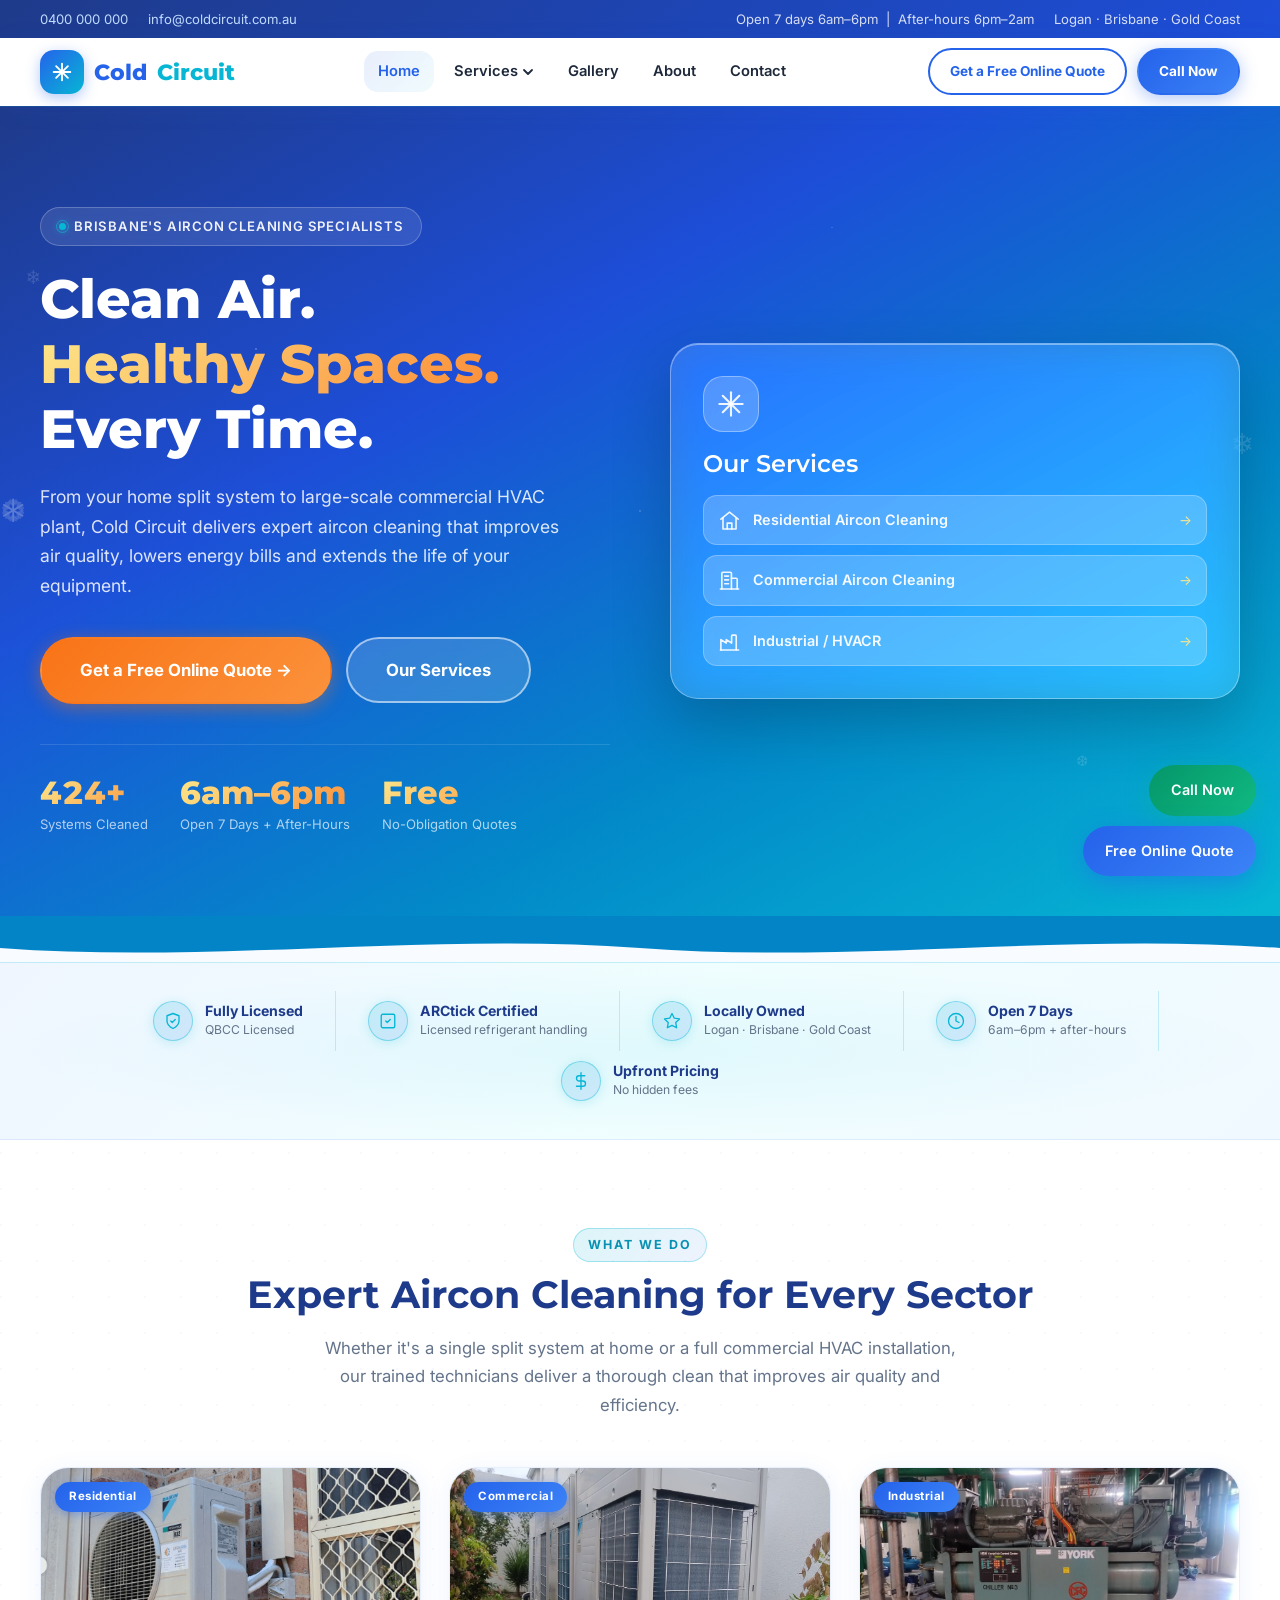
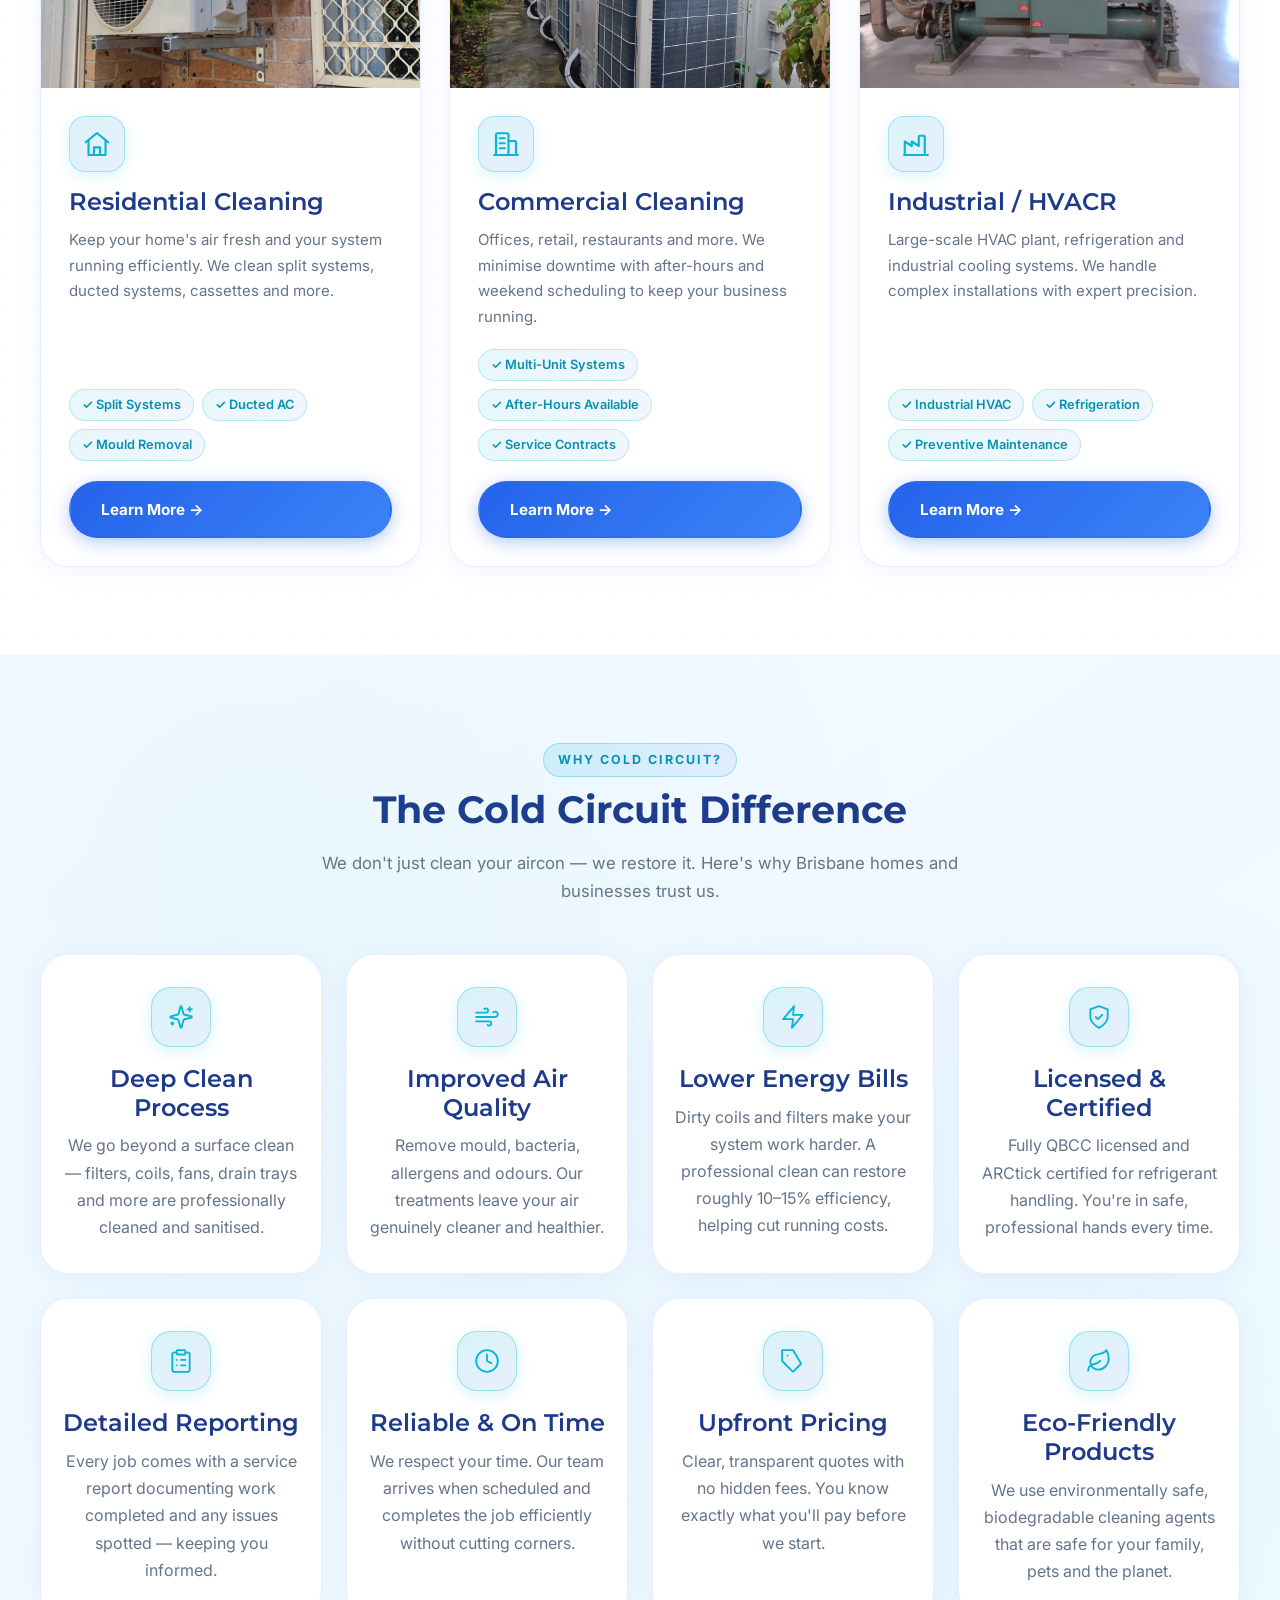
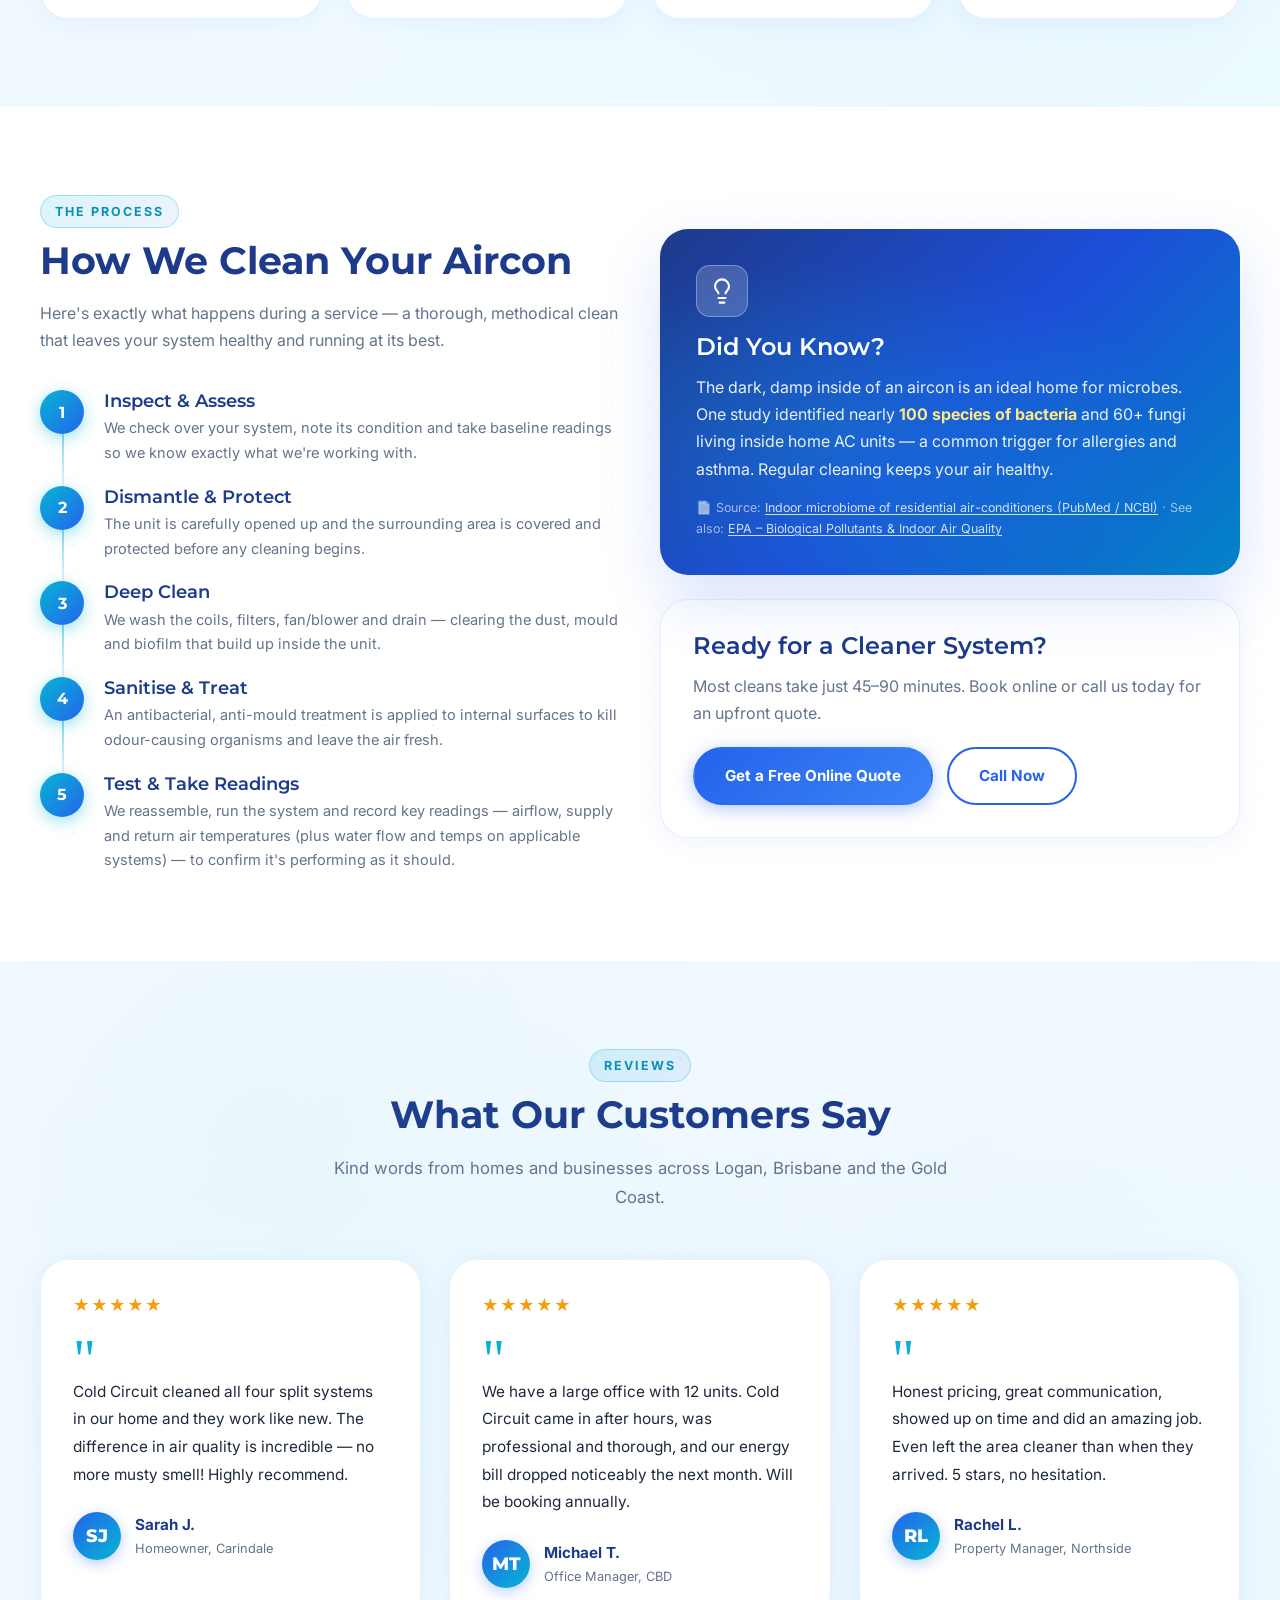
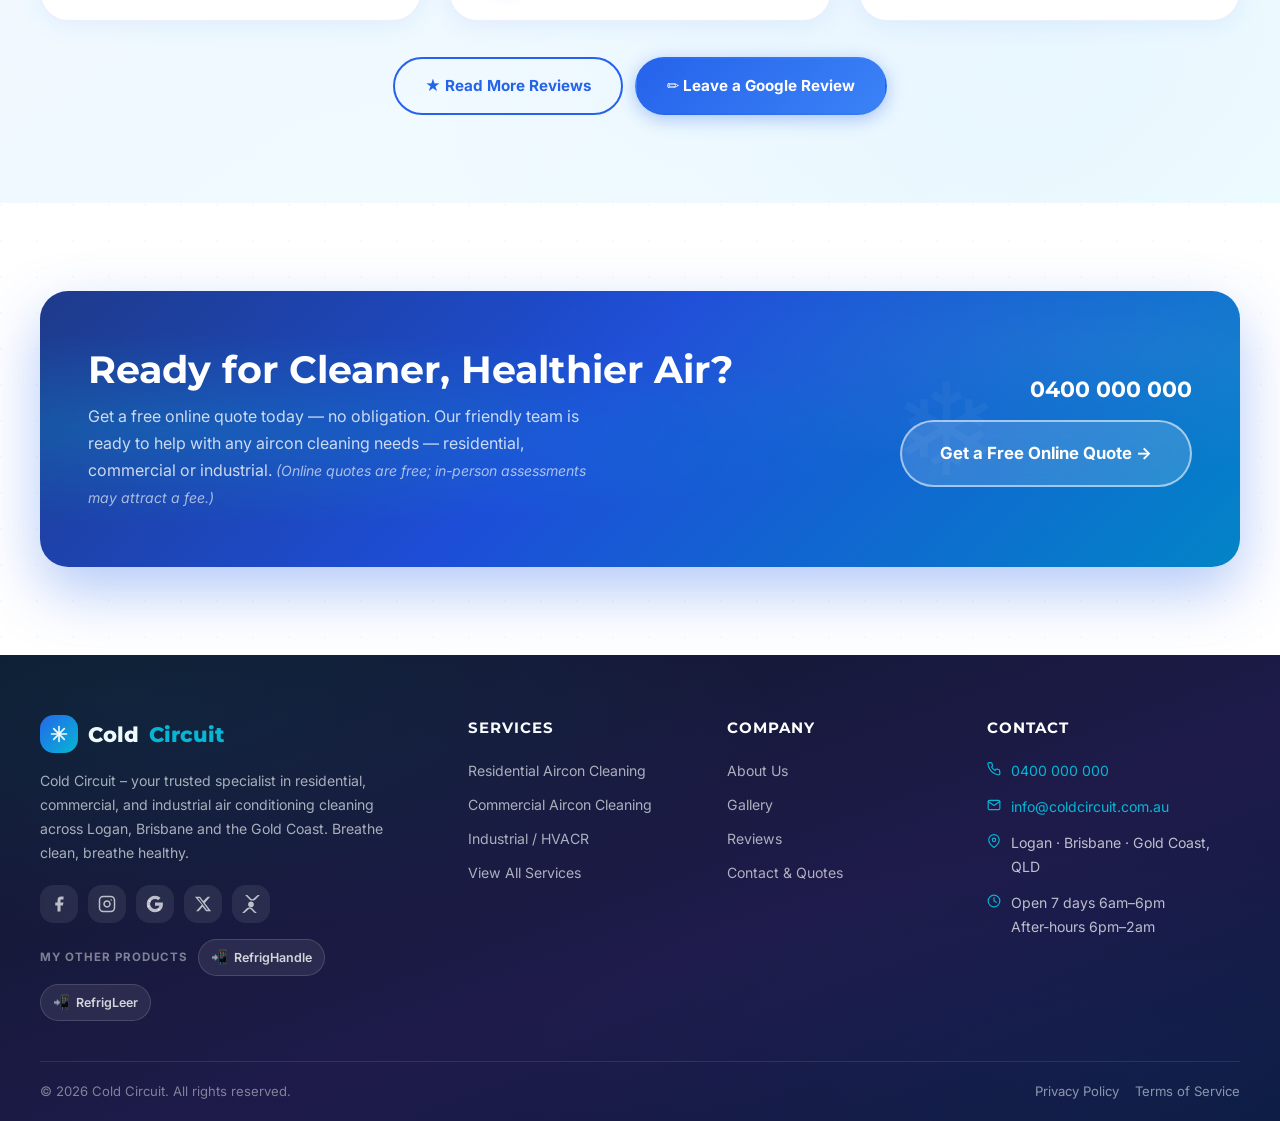
<file: index.html>
<!DOCTYPE html>
<html lang="en">
<head>
  <meta charset="UTF-8">
  <meta name="viewport" content="width=device-width, initial-scale=1.0">
  <meta name="description" content="Cold Circuit. Professional air conditioning cleaning for residential, commercial and industrial clients in Brisbane and surrounds. Get a free online quote today.">
  <meta name="keywords" content="aircon cleaning Brisbane, air conditioning service, HVAC cleaning, residential commercial industrial AC cleaning">
  <meta property="og:title" content="Cold Circuit | Professional Aircon Cleaning">
  <meta property="og:description" content="Brisbane's trusted aircon cleaning specialists. Residential, commercial and industrial HVACR services.">
  <meta property="og:type" content="website">
  <title>Cold Circuit | Professional Aircon Cleaning Brisbane</title>
  <link rel="preconnect" href="https://fonts.googleapis.com">
  <link rel="preconnect" href="https://fonts.gstatic.com" crossorigin>
  <link href="https://fonts.googleapis.com/css2?family=Montserrat:wght@500;600;700&family=Inter:wght@400;500;600&display=swap" rel="stylesheet">
  <link rel="stylesheet" href="css/style.css">
</head>
<body id="top">

<div id="site-header"></div>

<!-- ===== HERO ===== -->
<section class="hero">
  <div class="hero__bg"></div>
  <div class="snow-particles" id="snowParticles"></div>
  <!-- Decorative floating ice crystals -->
  <span class="hero__flake" aria-hidden="true">❄</span>
  <span class="hero__flake" aria-hidden="true">❆</span>
  <span class="hero__flake" aria-hidden="true">❄</span>
  <span class="hero__flake" aria-hidden="true">❅</span>
  <span class="hero__flake" aria-hidden="true">❆</span>
  <div class="container hero__inner">
    <div class="hero__content">
      <div class="hero__badge">
        <span class="hero__badge-dot"></span>
        Brisbane's Aircon Cleaning Specialists
      </div>
      <h1>Clean Air.<br><span>Healthy Spaces.</span><br>Every Time.</h1>
      <p class="hero__desc">
        From your home split system to large-scale commercial HVAC plant, Cold Circuit delivers
        expert aircon cleaning that improves air quality, lowers energy bills and extends
        the life of your equipment.
      </p>
      <div class="btn-group">
        <a href="contact.html" class="btn btn-accent btn-lg">Get a Free Online Quote →</a>
        <a href="services.html" class="btn btn-outline btn-lg">Our Services</a>
      </div>
      <div class="hero__stats">
        <div>
          <div class="hero__stat-num"><span class="counter" data-target="500" data-suffix="+">0+</span></div>
          <div class="hero__stat-label">Systems Cleaned</div>
        </div>
        <div>
          <div class="hero__stat-num">6am–6pm</div>
          <div class="hero__stat-label">Open 7 Days + After-Hours</div>
        </div>
        <div>
          <div class="hero__stat-num">Free</div>
          <div class="hero__stat-label">No-Obligation Quotes</div>
        </div>
      </div>
    </div>

    <div class="hero__visual">
      <div class="hero__card">
        <div class="hero__card-icon">
          <svg viewBox="0 0 24 24" fill="none" stroke="currentColor" stroke-width="1.8" stroke-linecap="round" stroke-linejoin="round" aria-hidden="true"><line x1="12" y1="2" x2="12" y2="22"/><line x1="2" y1="12" x2="22" y2="12"/><line x1="4.93" y1="4.93" x2="19.07" y2="19.07"/><line x1="19.07" y1="4.93" x2="4.93" y2="19.07"/></svg>
        </div>
        <h3>Our Services</h3>
        <div class="hero__card-services">
          <a href="residential.html" class="hero__card-service">
            <span class="hero__card-service-icon"><svg viewBox="0 0 24 24" fill="none" stroke="currentColor" stroke-width="1.7" stroke-linecap="round" stroke-linejoin="round" aria-hidden="true"><path d="M3 10.6 12 3.2l9 7.4"/><path d="M5.2 9.3V20.8h13.6V9.3"/><path d="M9.6 20.8v-6.1h4.8v6.1"/></svg></span>
            <span class="hero__card-service-text">Residential Aircon Cleaning</span>
            <span class="hero__card-service-arrow">→</span>
          </a>
          <a href="commercial.html" class="hero__card-service">
            <span class="hero__card-service-icon"><svg viewBox="0 0 24 24" fill="none" stroke="currentColor" stroke-width="1.7" stroke-linecap="round" stroke-linejoin="round" aria-hidden="true"><path d="M4 20.8V4.4a1 1 0 0 1 1-1h8a1 1 0 0 1 1 1v16.4"/><path d="M14 9.6h5a1 1 0 0 1 1 1v10.2"/><path d="M2.5 20.8h19"/><path d="M7 7.4h4M7 11.4h4M7 15.4h4"/></svg></span>
            <span class="hero__card-service-text">Commercial Aircon Cleaning</span>
            <span class="hero__card-service-arrow">→</span>
          </a>
          <a href="industrial.html" class="hero__card-service">
            <span class="hero__card-service-icon"><svg viewBox="0 0 24 24" fill="none" stroke="currentColor" stroke-width="1.7" stroke-linecap="round" stroke-linejoin="round" aria-hidden="true"><path d="M3 20.8V10l5.6 3.6V10l5.6 3.6V6.4a1 1 0 0 1 1-1h2.8a1 1 0 0 1 1 1v14.4"/><path d="M2.5 20.8h19"/></svg></span>
            <span class="hero__card-service-text">Industrial / HVACR</span>
            <span class="hero__card-service-arrow">→</span>
          </a>
        </div>
      </div>
    </div>
  </div>
</section>

<!-- ===== TRUST STRIP ===== -->
<div class="wave-divider" aria-hidden="true">
  <svg xmlns="http://www.w3.org/2000/svg" viewBox="0 0 1440 48" preserveAspectRatio="none" height="48" style="background:#0284c7;">
    <path d="M0,32 C240,48 480,16 720,32 C960,48 1200,16 1440,32 L1440,48 L0,48 Z" fill="#f8fbff"/>
  </svg>
</div>
<div class="trust-strip">
  <div class="container">
    <div class="trust-strip__inner">
      <div class="trust-strip__item">
        <div class="trust-strip__icon">
          <svg viewBox="0 0 24 24" fill="none" stroke="currentColor" stroke-width="1.8" stroke-linecap="round" stroke-linejoin="round" aria-hidden="true"><path d="M12 22s8-4 8-10V5l-8-3-8 3v7c0 6 8 10 8 10z"/><path d="m9 12 2 2 4-4"/></svg>
        </div>
        <div>
          <div class="trust-strip__label">Fully Licensed</div>
          <div class="trust-strip__sub">QBCC Licensed</div>
        </div>
      </div>
      <div class="trust-strip__item">
        <div class="trust-strip__icon">
          <svg viewBox="0 0 24 24" fill="none" stroke="currentColor" stroke-width="1.8" stroke-linecap="round" stroke-linejoin="round" aria-hidden="true"><path d="M9 12 11 14 15 10"/><rect x="3" y="3" width="18" height="18" rx="2"/></svg>
        </div>
        <div>
          <div class="trust-strip__label">ARCtick Certified</div>
          <div class="trust-strip__sub">Licensed refrigerant handling</div>
        </div>
      </div>
      <div class="trust-strip__item">
        <div class="trust-strip__icon">
          <svg viewBox="0 0 24 24" fill="none" stroke="currentColor" stroke-width="1.8" stroke-linecap="round" stroke-linejoin="round" aria-hidden="true"><polygon points="12 2 15.09 8.26 22 9.27 17 14.14 18.18 21.02 12 17.77 5.82 21.02 7 14.14 2 9.27 8.91 8.26 12 2"/></svg>
        </div>
        <div>
          <div class="trust-strip__label">Locally Owned</div>
          <div class="trust-strip__sub">Logan · Brisbane · Gold Coast</div>
        </div>
      </div>
      <div class="trust-strip__item">
        <div class="trust-strip__icon">
          <svg viewBox="0 0 24 24" fill="none" stroke="currentColor" stroke-width="1.8" stroke-linecap="round" stroke-linejoin="round" aria-hidden="true"><circle cx="12" cy="12" r="10"/><polyline points="12 6 12 12 16 14"/></svg>
        </div>
        <div>
          <div class="trust-strip__label">Open 7 Days</div>
          <div class="trust-strip__sub">6am–6pm + after-hours</div>
        </div>
      </div>
      <div class="trust-strip__item">
        <div class="trust-strip__icon">
          <svg viewBox="0 0 24 24" fill="none" stroke="currentColor" stroke-width="1.8" stroke-linecap="round" stroke-linejoin="round" aria-hidden="true"><line x1="12" y1="1" x2="12" y2="23"/><path d="M17 5H9.5a3.5 3.5 0 0 0 0 7h5a3.5 3.5 0 0 1 0 7H6"/></svg>
        </div>
        <div>
          <div class="trust-strip__label">Upfront Pricing</div>
          <div class="trust-strip__sub">No hidden fees</div>
        </div>
      </div>
    </div>
  </div>
</div>

<!-- ===== SERVICES OVERVIEW ===== -->
<section class="section" id="services">
  <div class="container">
    <div style="text-align:center;">
      <div class="section-label">What We Do</div>
      <h2 class="section-title">Expert Aircon Cleaning for Every Sector</h2>
      <p class="section-intro section-intro--center">
        Whether it's a single split system at home or a full commercial HVAC installation,
        our trained technicians deliver a thorough clean that improves air quality and efficiency.
      </p>
    </div>

    <div class="grid-3">
      <!-- Residential -->
      <div class="service-card reveal">
        <div class="service-card__img">
          <img src="images/residential-split.png" alt="Residential Daikin split system outdoor unit installed and serviced by Cold Circuit in Brisbane">
          <span class="service-card__tag">Residential</span>
        </div>
        <div class="service-card__body">
          <div class="service-card__icon"><svg viewBox="0 0 24 24" fill="none" stroke="currentColor" stroke-width="1.7" stroke-linecap="round" stroke-linejoin="round" aria-hidden="true"><path d="M3 10.6 12 3.2l9 7.4"/><path d="M5.2 9.3V20.8h13.6V9.3"/><path d="M9.6 20.8v-6.1h4.8v6.1"/></svg></div>
          <h3 class="service-card__title">Residential Cleaning</h3>
          <p class="service-card__desc">
            Keep your home's air fresh and your system running efficiently.
            We clean split systems, ducted systems, cassettes and more.
          </p>
          <div class="service-card__features">
            <span class="service-card__feature">✓ Split Systems</span>
            <span class="service-card__feature">✓ Ducted AC</span>
            <span class="service-card__feature">✓ Mould Removal</span>
          </div>
          <a href="residential.html" class="btn btn-primary">Learn More →</a>
        </div>
      </div>

      <!-- Commercial -->
      <div class="service-card reveal reveal-delay-1">
        <div class="service-card__img">
          <img src="images/commercial.jpg" alt="Commercial multi-unit VRV air conditioning system serviced by Cold Circuit">
          <span class="service-card__tag">Commercial</span>
        </div>
        <div class="service-card__body">
          <div class="service-card__icon"><svg viewBox="0 0 24 24" fill="none" stroke="currentColor" stroke-width="1.7" stroke-linecap="round" stroke-linejoin="round" aria-hidden="true"><path d="M4 20.8V4.4a1 1 0 0 1 1-1h8a1 1 0 0 1 1 1v16.4"/><path d="M14 9.6h5a1 1 0 0 1 1 1v10.2"/><path d="M2.5 20.8h19"/><path d="M7 7.4h4M7 11.4h4M7 15.4h4"/></svg></div>
          <h3 class="service-card__title">Commercial Cleaning</h3>
          <p class="service-card__desc">
            Offices, retail, restaurants and more. We minimise downtime with
            after-hours and weekend scheduling to keep your business running.
          </p>
          <div class="service-card__features">
            <span class="service-card__feature">✓ Multi-Unit Systems</span>
            <span class="service-card__feature">✓ After-Hours Available</span>
            <span class="service-card__feature">✓ Service Contracts</span>
          </div>
          <a href="commercial.html" class="btn btn-primary">Learn More →</a>
        </div>
      </div>

      <!-- Industrial -->
      <div class="service-card reveal reveal-delay-2">
        <div class="service-card__img">
          <img src="images/gallery-york-chiller.jpg" alt="Industrial York water-cooled chiller plant serviced by Cold Circuit">
          <span class="service-card__tag">Industrial</span>
        </div>
        <div class="service-card__body">
          <div class="service-card__icon"><svg viewBox="0 0 24 24" fill="none" stroke="currentColor" stroke-width="1.7" stroke-linecap="round" stroke-linejoin="round" aria-hidden="true"><path d="M3 20.8V10l5.6 3.6V10l5.6 3.6V6.4a1 1 0 0 1 1-1h2.8a1 1 0 0 1 1 1v14.4"/><path d="M2.5 20.8h19"/></svg></div>
          <h3 class="service-card__title">Industrial / HVACR</h3>
          <p class="service-card__desc">
            Large-scale HVAC plant, refrigeration and industrial cooling systems.
            We handle complex installations with expert precision.
          </p>
          <div class="service-card__features">
            <span class="service-card__feature">✓ Industrial HVAC</span>
            <span class="service-card__feature">✓ Refrigeration</span>
            <span class="service-card__feature">✓ Preventive Maintenance</span>
          </div>
          <a href="industrial.html" class="btn btn-primary">Learn More →</a>
        </div>
      </div>
    </div>
  </div>
</section>

<!-- ===== WHY CHOOSE US ===== -->
<section class="section section--alt">
  <div class="container">
    <div style="text-align:center;">
      <div class="section-label">Why Cold Circuit?</div>
      <h2 class="section-title">The Cold Circuit Difference</h2>
      <p class="section-intro section-intro--center">
        We don't just clean your aircon — we restore it. Here's why Brisbane homes and
        businesses trust us.
      </p>
    </div>

    <div class="grid-4">
      <div class="why-card reveal">
        <div class="why-card__icon"><svg viewBox="0 0 24 24" fill="none" stroke="currentColor" stroke-width="1.7" stroke-linecap="round" stroke-linejoin="round" aria-hidden="true"><path d="M9.937 15.5A2 2 0 0 0 8.5 14.063l-6.135-1.582a.5.5 0 0 1 0-.962L8.5 9.936A2 2 0 0 0 9.937 8.5l1.582-6.135a.5.5 0 0 1 .963 0L14.063 8.5A2 2 0 0 0 15.5 9.937l6.135 1.581a.5.5 0 0 1 0 .964L15.5 14.063a2 2 0 0 0-1.437 1.437l-1.582 6.135a.5.5 0 0 1-.963 0z"/><path d="M20 3v4M22 5h-4"/><path d="M4 17v2M5 18H3"/></svg></div>
        <h3>Deep Clean Process</h3>
        <p>We go beyond a surface clean — filters, coils, fans, drain trays and more are
           professionally cleaned and sanitised.</p>
      </div>
      <div class="why-card reveal reveal-delay-1">
        <div class="why-card__icon"><svg viewBox="0 0 24 24" fill="none" stroke="currentColor" stroke-width="1.7" stroke-linecap="round" stroke-linejoin="round" aria-hidden="true"><path d="M17.7 7.7a2.5 2.5 0 1 1 1.8 4.3H2"/><path d="M9.6 4.6A2 2 0 1 1 11 8H2"/><path d="M12.6 19.4A2 2 0 1 0 14 16H2"/></svg></div>
        <h3>Improved Air Quality</h3>
        <p>Remove mould, bacteria, allergens and odours. Our treatments leave your air
           genuinely cleaner and healthier.</p>
      </div>
      <div class="why-card reveal reveal-delay-2">
        <div class="why-card__icon"><svg viewBox="0 0 24 24" fill="none" stroke="currentColor" stroke-width="1.7" stroke-linecap="round" stroke-linejoin="round" aria-hidden="true"><path d="M13 2 3 14h9l-1 8 10-12h-9l1-8z"/></svg></div>
        <h3>Lower Energy Bills</h3>
        <p>Dirty coils and filters make your system work harder. A professional clean can
           restore roughly 10–15% efficiency, helping cut running costs.</p>
      </div>
      <div class="why-card reveal reveal-delay-3">
        <div class="why-card__icon"><svg viewBox="0 0 24 24" fill="none" stroke="currentColor" stroke-width="1.7" stroke-linecap="round" stroke-linejoin="round" aria-hidden="true"><path d="M12 22s8-4 8-10V5l-8-3-8 3v7c0 6 8 10 8 10z"/><path d="m9 12 2 2 4-4"/></svg></div>
        <h3>Licensed &amp; Certified</h3>
        <p>Fully QBCC licensed and ARCtick certified for refrigerant handling. You're in
           safe, professional hands every time.</p>
      </div>
      <div class="why-card reveal">
        <div class="why-card__icon"><svg viewBox="0 0 24 24" fill="none" stroke="currentColor" stroke-width="1.7" stroke-linecap="round" stroke-linejoin="round" aria-hidden="true"><rect x="8" y="2" width="8" height="4" rx="1"/><path d="M16 4h2a2 2 0 0 1 2 2v14a2 2 0 0 1-2 2H6a2 2 0 0 1-2-2V6a2 2 0 0 1 2-2h2"/><path d="M12 11h4M12 16h4M8 11h.01M8 16h.01"/></svg></div>
        <h3>Detailed Reporting</h3>
        <p>Every job comes with a service report documenting work completed and any issues
           spotted — keeping you informed.</p>
      </div>
      <div class="why-card reveal reveal-delay-1">
        <div class="why-card__icon"><svg viewBox="0 0 24 24" fill="none" stroke="currentColor" stroke-width="1.7" stroke-linecap="round" stroke-linejoin="round" aria-hidden="true"><circle cx="12" cy="12" r="10"/><polyline points="12 6 12 12 16 14"/></svg></div>
        <h3>Reliable &amp; On Time</h3>
        <p>We respect your time. Our team arrives when scheduled and completes the job
           efficiently without cutting corners.</p>
      </div>
      <div class="why-card reveal reveal-delay-2">
        <div class="why-card__icon"><svg viewBox="0 0 24 24" fill="none" stroke="currentColor" stroke-width="1.7" stroke-linecap="round" stroke-linejoin="round" aria-hidden="true"><path d="M12 2H2v10l9.29 9.29a1 1 0 0 0 1.41 0l6.3-6.3a1 1 0 0 0 0-1.41Z"/><path d="M7 7h.01"/></svg></div>
        <h3>Upfront Pricing</h3>
        <p>Clear, transparent quotes with no hidden fees. You know exactly what you'll
           pay before we start.</p>
      </div>
      <div class="why-card reveal reveal-delay-3">
        <div class="why-card__icon"><svg viewBox="0 0 24 24" fill="none" stroke="currentColor" stroke-width="1.7" stroke-linecap="round" stroke-linejoin="round" aria-hidden="true"><path d="M11 20A7 7 0 0 1 9.8 6.1C15.5 5 17 4.48 19 2c1 2 2 4.18 2 8 0 5.5-4.78 10-10 10z"/><path d="M2 21c0-3 1.85-5.36 5.08-6C9.5 14.52 12 13 13 12"/></svg></div>
        <h3>Eco-Friendly Products</h3>
        <p>We use environmentally safe, biodegradable cleaning agents that are safe for
           your family, pets and the planet.</p>
      </div>
    </div>
  </div>
</section>

<!-- ===== HOW IT WORKS ===== -->
<section class="section">
  <div class="container grid-2">
    <div>
      <div class="section-label">The Process</div>
      <h2 class="section-title">How We Clean Your Aircon</h2>
      <p style="margin-bottom:36px;">Here's exactly what happens during a service — a thorough, methodical clean that leaves your system healthy and running at its best.</p>
      <div class="process-steps">
        <div class="process-step reveal">
          <div class="process-step__num">1</div>
          <div class="process-step__body">
            <h4>Inspect &amp; Assess</h4>
            <p>We check over your system, note its condition and take baseline
               readings so we know exactly what we're working with.</p>
          </div>
        </div>
        <div class="process-step reveal reveal-delay-1">
          <div class="process-step__num">2</div>
          <div class="process-step__body">
            <h4>Dismantle &amp; Protect</h4>
            <p>The unit is carefully opened up and the surrounding area is covered
               and protected before any cleaning begins.</p>
          </div>
        </div>
        <div class="process-step reveal reveal-delay-2">
          <div class="process-step__num">3</div>
          <div class="process-step__body">
            <h4>Deep Clean</h4>
            <p>We wash the coils, filters, fan/blower and drain — clearing the dust,
               mould and biofilm that build up inside the unit.</p>
          </div>
        </div>
        <div class="process-step reveal reveal-delay-3">
          <div class="process-step__num">4</div>
          <div class="process-step__body">
            <h4>Sanitise &amp; Treat</h4>
            <p>An antibacterial, anti-mould treatment is applied to internal surfaces
               to kill odour-causing organisms and leave the air fresh.</p>
          </div>
        </div>
        <div class="process-step reveal">
          <div class="process-step__num">5</div>
          <div class="process-step__body">
            <h4>Test &amp; Take Readings</h4>
            <p>We reassemble, run the system and record key readings — airflow, supply
               and return air temperatures (plus water flow and temps on applicable
               systems) — to confirm it's performing as it should.</p>
          </div>
        </div>
      </div>
    </div>
    <div style="display:flex;flex-direction:column;gap:24px;">
      <div style="background:linear-gradient(135deg,#1e3a8a 0%,#1d4ed8 50%,#0284c7 100%);border-radius:var(--radius-lg);padding:36px;color:white;position:relative;overflow:hidden;box-shadow:var(--shadow-lg);">
        <div style="position:absolute;inset:0;background:radial-gradient(ellipse at 30% 60%,rgba(6,182,212,0.25) 0%,transparent 60%);pointer-events:none;"></div>
        <div style="width:52px;height:52px;border-radius:14px;background:rgba(255,255,255,0.18);border:1px solid rgba(255,255,255,0.3);display:flex;align-items:center;justify-content:center;margin-bottom:16px;position:relative;">
          <svg viewBox="0 0 24 24" fill="none" stroke="currentColor" stroke-width="1.8" stroke-linecap="round" stroke-linejoin="round" width="28" height="28" aria-hidden="true"><path d="M15 14c.2-1 .7-1.7 1.5-2.5 1-.9 1.5-2.2 1.5-3.5A6 6 0 0 0 6 8c0 1 .2 2.2 1.5 3.5.7.7 1.3 1.5 1.5 2.5"/><path d="M9 18h6"/><path d="M10 22h4"/></svg>
        </div>
        <h3 style="color:white;margin-bottom:12px;position:relative;">Did You Know?</h3>
        <p style="color:rgba(255,255,255,0.9);position:relative;">The dark, damp inside of an aircon is an ideal home for microbes. One study identified nearly <strong style="color:var(--clr-sun);">100 species of bacteria</strong> and 60+ fungi living inside home AC units — a common trigger for allergies and asthma. Regular cleaning keeps your air healthy.</p>
        <p class="dyk-source">📄 Source: <a href="https://www.ncbi.nlm.nih.gov/pmc/articles/PMC7513524/" target="_blank" rel="noopener">Indoor microbiome of residential air-conditioners (PubMed / NCBI)</a> · See also: <a href="https://www.epa.gov/indoor-air-quality-iaq/biological-pollutants-impact-indoor-air-quality" target="_blank" rel="noopener">EPA – Biological Pollutants &amp; Indoor Air Quality</a></p>
      </div>
      <div style="background:#ffffff;border:1px solid rgba(37,99,235,0.1);border-radius:var(--radius-lg);padding:32px;box-shadow:0 4px 24px rgba(37,99,235,0.08);">
        <h3 style="margin-bottom:12px;">Ready for a Cleaner System?</h3>
        <p style="margin-bottom:20px;">Most cleans take just 45–90 minutes. Book online or call us today for an upfront quote.</p>
        <div class="btn-group">
          <a href="contact.html" class="btn btn-primary">Get a Free Online Quote</a>
          <a href="tel:+61400000000" class="btn btn-outline-primary">Call Now</a>
        </div>
      </div>
    </div>
  </div>
</section>

<!-- ===== TESTIMONIALS / REVIEWS ===== -->
<section class="section section--alt" id="reviews">
  <div class="container">
    <div style="text-align:center;">
      <div class="section-label">Reviews</div>
      <h2 class="section-title">What Our Customers Say</h2>
      <p class="section-intro section-intro--center">Kind words from homes and businesses across Logan, Brisbane and the Gold Coast.</p>
    </div>

    <!-- ============================================================
         LIVE GOOGLE REVIEWS WIDGET
         Paste your embed code (Trustindex, Elfsight or the Google
         Places widget) inside the div below to show real, auto-updating
         reviews. Delete the sample cards underneath once it's live.
         ============================================================ -->
    <div id="google-reviews-widget"></div>

    <div class="grid-3">
      <div class="testimonial-card reveal">
        <div class="stars">★★★★★</div>
        <div class="testimonial-card__quote">"</div>
        <p class="testimonial-card__text">Cold Circuit cleaned all four split systems in our home and they work like new. The difference in air quality is incredible — no more musty smell! Highly recommend.</p>
        <div class="testimonial-card__author">
          <div class="testimonial-card__avatar">SJ</div>
          <div>
            <div class="testimonial-card__name">Sarah J.</div>
            <div class="testimonial-card__meta">Homeowner, Carindale</div>
          </div>
        </div>
      </div>
      <div class="testimonial-card reveal reveal-delay-1">
        <div class="stars">★★★★★</div>
        <div class="testimonial-card__quote">"</div>
        <p class="testimonial-card__text">We have a large office with 12 units. Cold Circuit came in after hours, was professional and thorough, and our energy bill dropped noticeably the next month. Will be booking annually.</p>
        <div class="testimonial-card__author">
          <div class="testimonial-card__avatar">MT</div>
          <div>
            <div class="testimonial-card__name">Michael T.</div>
            <div class="testimonial-card__meta">Office Manager, CBD</div>
          </div>
        </div>
      </div>
      <div class="testimonial-card reveal reveal-delay-2">
        <div class="stars">★★★★★</div>
        <div class="testimonial-card__quote">"</div>
        <p class="testimonial-card__text">Honest pricing, great communication, showed up on time and did an amazing job. Even left the area cleaner than when they arrived. 5 stars, no hesitation.</p>
        <div class="testimonial-card__author">
          <div class="testimonial-card__avatar">RL</div>
          <div>
            <div class="testimonial-card__name">Rachel L.</div>
            <div class="testimonial-card__meta">Property Manager, Northside</div>
          </div>
        </div>
      </div>
    </div>

    <div style="text-align:center;margin-top:36px;display:flex;gap:12px;justify-content:center;flex-wrap:wrap;">
      <!--
        TODO: Replace YOUR_PLACE_ID below with your actual Google Business Place ID.
        Find it at: https://developers.google.com/maps/documentation/places/web-service/place-id
        Example format: ChIJN1t_tDeuEmsRUsoyG83frY4
      -->
      <a href="https://www.google.com/search?q=Cold+Circuit+Aircon+Cleaning+Logan+Brisbane+Gold+Coast" class="btn btn-outline-primary" target="_blank" rel="noopener">★ Read More Reviews</a>
      <a href="https://search.google.com/local/writereview?placeid=YOUR_PLACE_ID" class="btn btn-primary" target="_blank" rel="noopener">✏️ Leave a Google Review</a>
    </div>
  </div>
</section>

<!-- ===== CTA BANNER ===== -->
<section class="section">
  <div class="container">
    <div class="cta-banner">
      <div>
        <h2>Ready for Cleaner, Healthier Air?</h2>
        <p>Get a free online quote today — no obligation. Our friendly team is ready to help with any aircon cleaning needs — residential, commercial or industrial. <em style="font-size:0.88em;opacity:0.8;">(Online quotes are free; in-person assessments may attract a fee.)</em></p>
      </div>
      <div class="cta-banner__actions">
        <a href="tel:+61400000000" class="phone-link">0400 000 000</a>
        <a href="contact.html" class="btn btn-outline btn-lg">Get a Free Online Quote →</a>
      </div>
    </div>
  </div>
</section>

<div id="site-footer"></div>

<script src="js/main.js"></script>
</body>
</html>
</file>
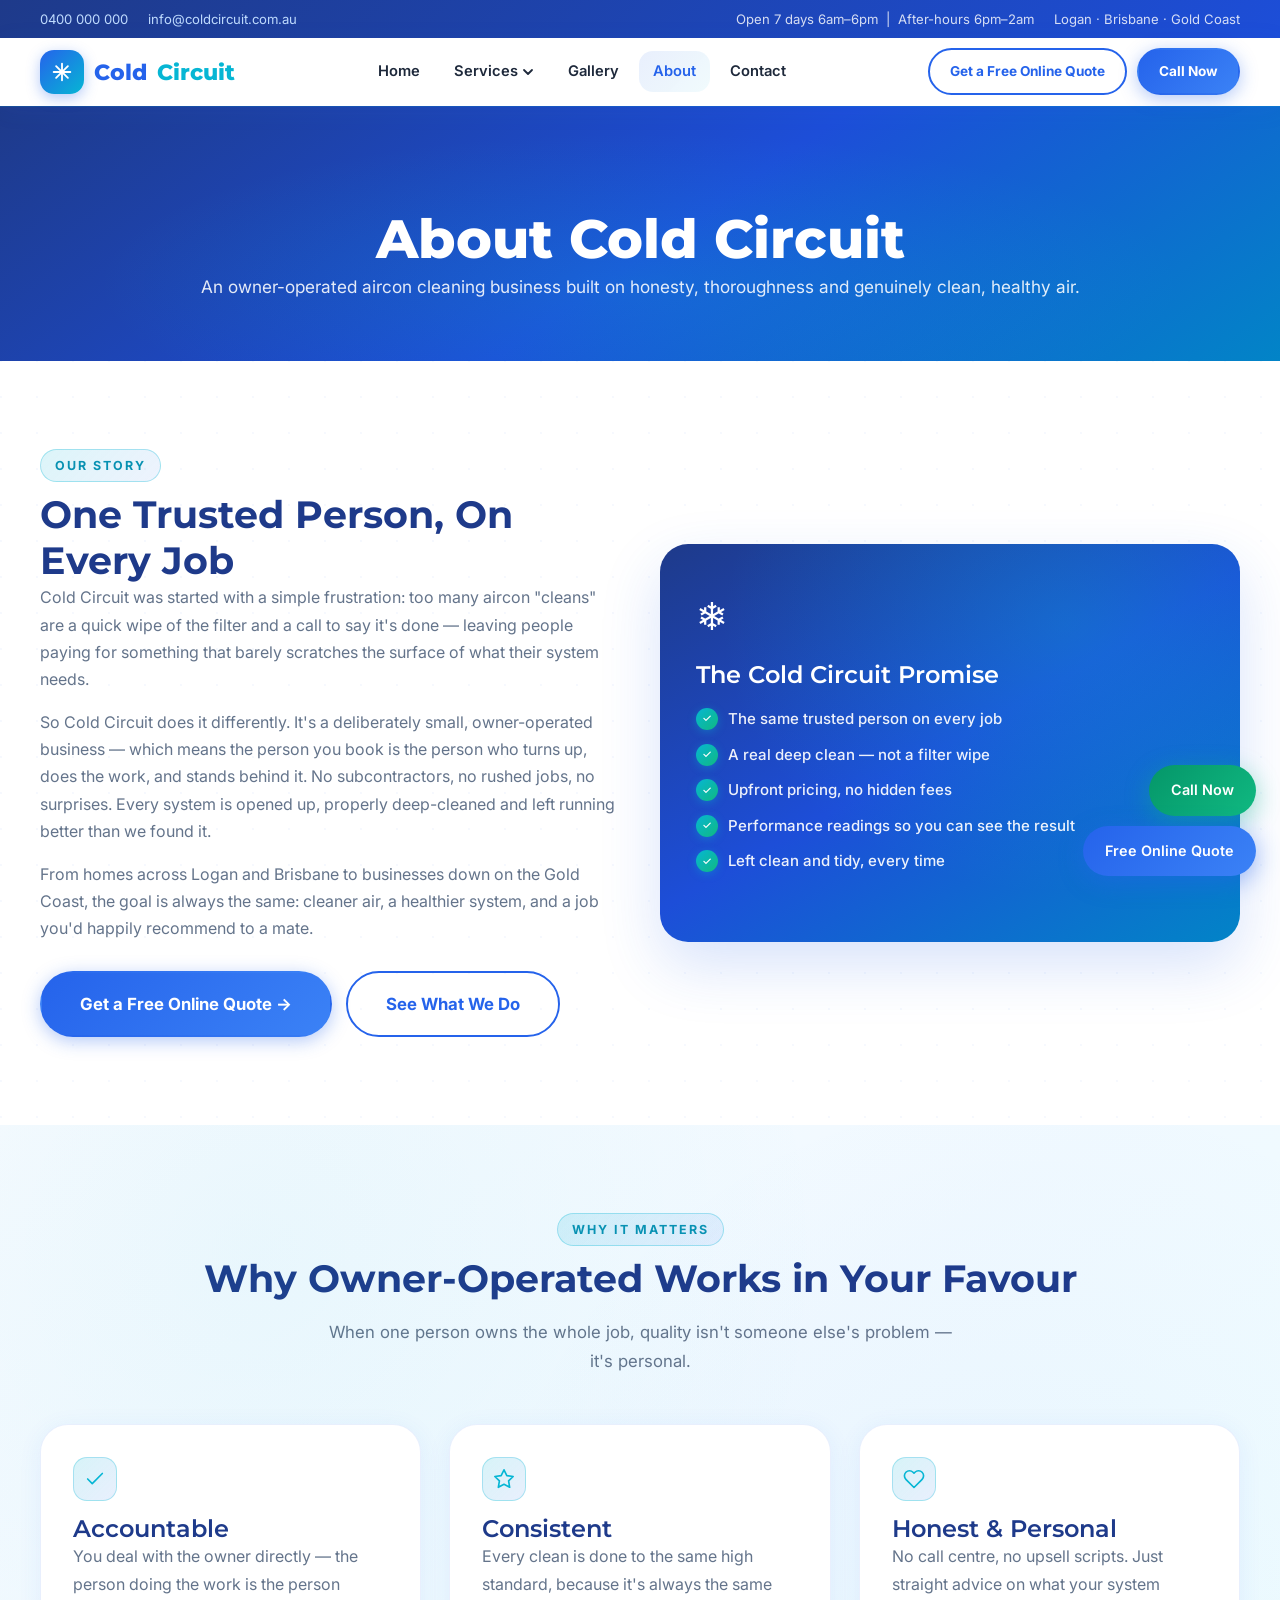
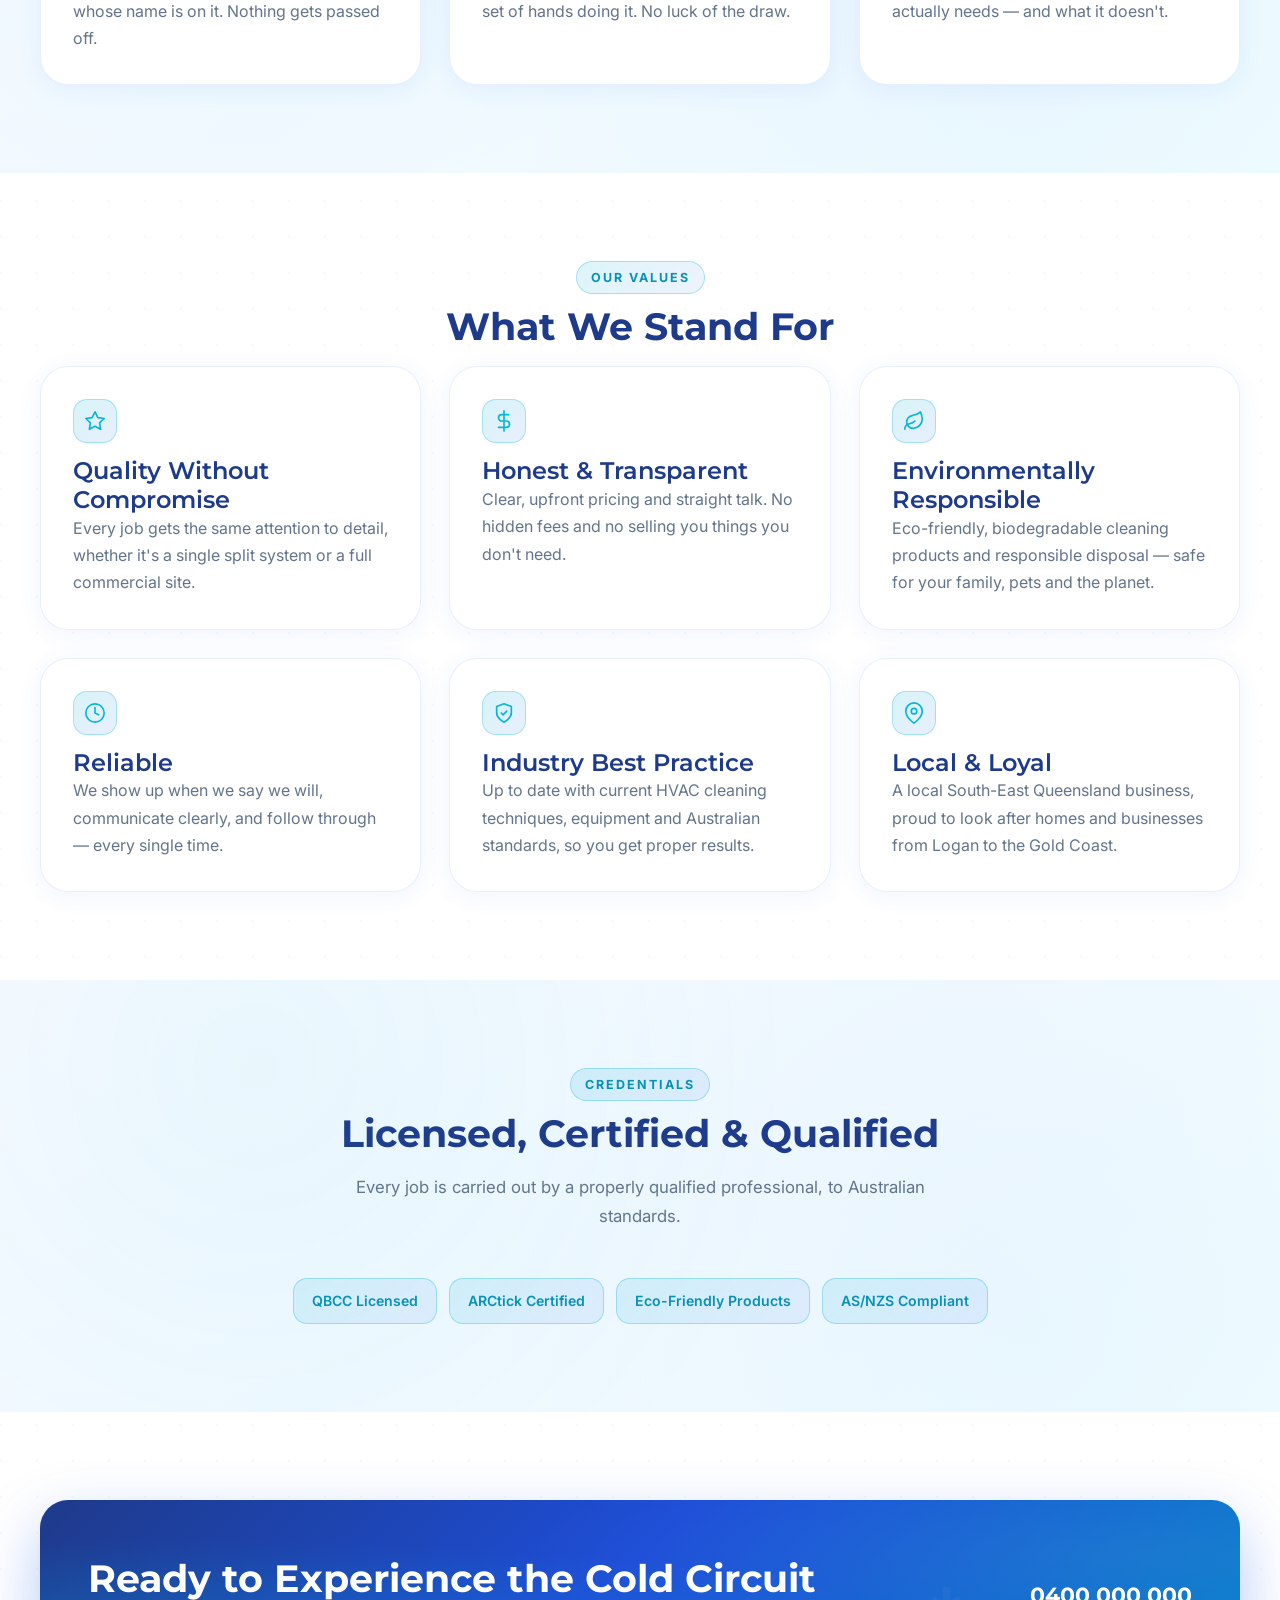
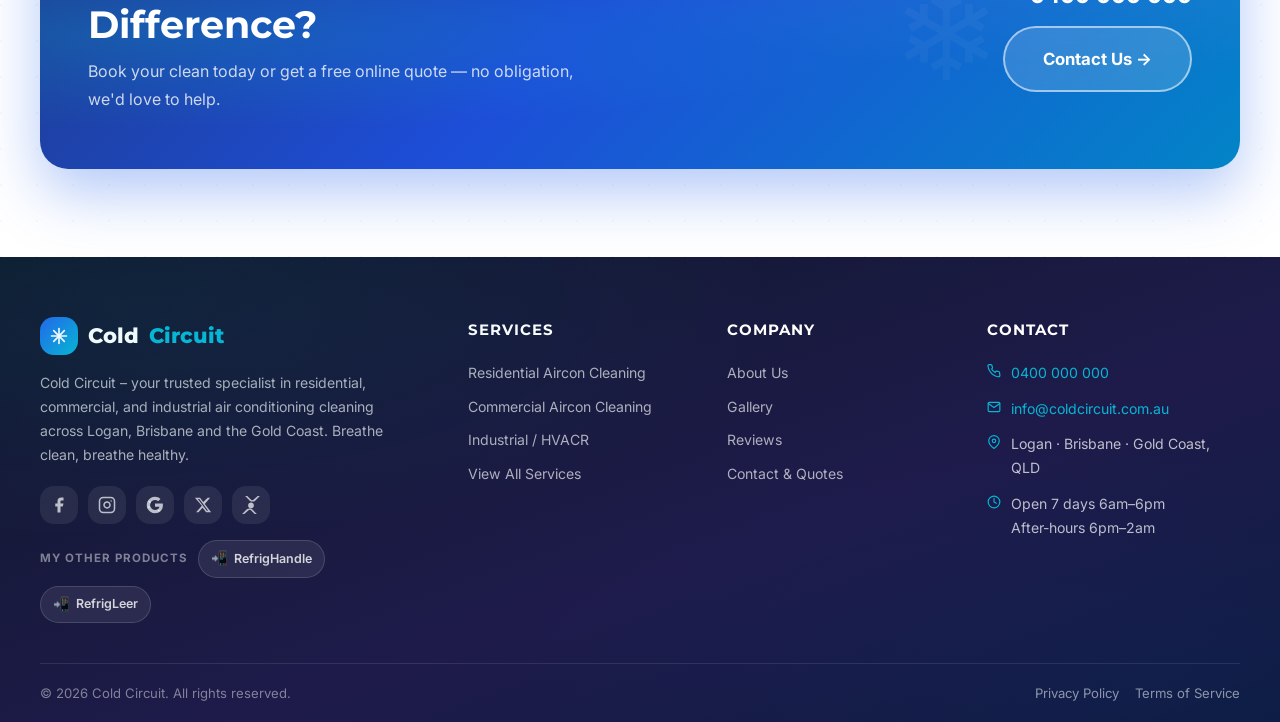
<file: about.html>
<!DOCTYPE html>
<html lang="en">
<head>
  <meta charset="UTF-8">
  <meta name="viewport" content="width=device-width, initial-scale=1.0">
  <meta name="description" content="About Cold Circuit – an owner-operated aircon cleaning business servicing Logan, Brisbane and the Gold Coast. Honest, thorough, one trusted person on every job.">
  <title>About Us | Cold Circuit</title>
  <link rel="preconnect" href="https://fonts.googleapis.com">
  <link rel="preconnect" href="https://fonts.gstatic.com" crossorigin>
  <link href="https://fonts.googleapis.com/css2?family=Montserrat:wght@500;600;700&family=Inter:wght@400;500;600&display=swap" rel="stylesheet">
  <link rel="stylesheet" href="css/style.css">
</head>
<body id="top">

<div id="site-header"></div>

<!-- ABOUT HERO -->
<section class="page-hero">
  <div class="container">
    <nav class="breadcrumb">
      <a href="index.html">Home</a>
      <span class="breadcrumb__sep">›</span>
      <span>About</span>
    </nav>
    <h1>About Cold Circuit</h1>
    <p>An owner-operated aircon cleaning business built on honesty, thoroughness and genuinely clean, healthy air.</p>
  </div>
</section>

<!-- OUR STORY -->
<section class="section">
  <div class="container grid-2">
    <div>
      <div class="section-label">Our Story</div>
      <h2>One Trusted Person, On Every Job</h2>
      <p>Cold Circuit was started with a simple frustration: too many aircon "cleans" are a quick wipe of the filter and a call to say it's done — leaving people paying for something that barely scratches the surface of what their system needs.</p>
      <p style="margin-top:16px;">So Cold Circuit does it differently. It's a deliberately small, owner-operated business — which means the person you book is the person who turns up, does the work, and stands behind it. No subcontractors, no rushed jobs, no surprises. Every system is opened up, properly deep-cleaned and left running better than we found it.</p>
      <p style="margin-top:16px;">From homes across Logan and Brisbane to businesses down on the Gold Coast, the goal is always the same: cleaner air, a healthier system, and a job you'd happily recommend to a mate.</p>
      <div class="btn-group" style="margin-top:28px;">
        <a href="contact.html" class="btn btn-primary btn-lg">Get a Free Online Quote →</a>
        <a href="services.html" class="btn btn-outline-primary btn-lg">See What We Do</a>
      </div>
    </div>
    <div>
      <!-- Owner-operated promise card (no personal photo needed) -->
      <div style="background:linear-gradient(150deg,#1e3a8a 0%,#1d4ed8 50%,#0284c7 100%);border-radius:var(--radius-lg);padding:40px 36px;color:white;position:relative;overflow:hidden;box-shadow:var(--shadow-lg);">
        <div style="position:absolute;inset:0;background:radial-gradient(ellipse at 70% 20%,rgba(6,182,212,0.28) 0%,transparent 60%);pointer-events:none;"></div>
        <div style="font-size:2.4rem;position:relative;">❄</div>
        <h3 style="color:white;margin:12px 0 16px;position:relative;">The Cold Circuit Promise</h3>
        <div class="service-feature-list" style="position:relative;">
          <div class="service-feature" style="color:rgba(255,255,255,0.92);"><span class="service-feature-check">✓</span> The same trusted person on every job</div>
          <div class="service-feature" style="color:rgba(255,255,255,0.92);"><span class="service-feature-check">✓</span> A real deep clean — not a filter wipe</div>
          <div class="service-feature" style="color:rgba(255,255,255,0.92);"><span class="service-feature-check">✓</span> Upfront pricing, no hidden fees</div>
          <div class="service-feature" style="color:rgba(255,255,255,0.92);"><span class="service-feature-check">✓</span> Performance readings so you can see the result</div>
          <div class="service-feature" style="color:rgba(255,255,255,0.92);"><span class="service-feature-check">✓</span> Left clean and tidy, every time</div>
        </div>
      </div>
    </div>
  </div>
</section>

<!-- WHY OWNER-OPERATED -->
<section class="section section--alt">
  <div class="container">
    <div style="text-align:center;">
      <div class="section-label">Why It Matters</div>
      <h2 class="section-title">Why Owner-Operated Works in Your Favour</h2>
      <p class="section-intro section-intro--center">When one person owns the whole job, quality isn't someone else's problem — it's personal.</p>
    </div>
    <div class="grid-3">
      <div class="value-card reveal">
        <span class="value-card__icon"><svg viewBox="0 0 24 24" fill="none" stroke="currentColor" stroke-width="1.8" stroke-linecap="round" stroke-linejoin="round" width="22" height="22" aria-hidden="true"><path d="M20 6 9 17l-5-5"/></svg></span>
        <h3>Accountable</h3>
        <p>You deal with the owner directly — the person doing the work is the person whose name is on it. Nothing gets passed off.</p>
      </div>
      <div class="value-card reveal reveal-delay-1">
        <span class="value-card__icon"><svg viewBox="0 0 24 24" fill="none" stroke="currentColor" stroke-width="1.8" stroke-linecap="round" stroke-linejoin="round" width="22" height="22" aria-hidden="true"><path d="M12 2 15.09 8.26 22 9.27 17 14.14 18.18 21.02 12 17.77 5.82 21.02 7 14.14 2 9.27 8.91 8.26 12 2z"/></svg></span>
        <h3>Consistent</h3>
        <p>Every clean is done to the same high standard, because it's always the same set of hands doing it. No luck of the draw.</p>
      </div>
      <div class="value-card reveal reveal-delay-2">
        <span class="value-card__icon"><svg viewBox="0 0 24 24" fill="none" stroke="currentColor" stroke-width="1.8" stroke-linecap="round" stroke-linejoin="round" width="22" height="22" aria-hidden="true"><path d="M20.84 4.61a5.5 5.5 0 0 0-7.78 0L12 5.67l-1.06-1.06a5.5 5.5 0 0 0-7.78 7.78l1.06 1.06L12 21.23l7.78-7.78 1.06-1.06a5.5 5.5 0 0 0 0-7.78z"/></svg></span>
        <h3>Honest &amp; Personal</h3>
        <p>No call centre, no upsell scripts. Just straight advice on what your system actually needs — and what it doesn't.</p>
      </div>
    </div>
  </div>
</section>

<!-- VALUES -->
<section class="section">
  <div class="container">
    <div style="text-align:center;">
      <div class="section-label">Our Values</div>
      <h2 class="section-title">What We Stand For</h2>
    </div>
    <div class="grid-3">
      <div class="value-card reveal">
        <span class="value-card__icon"><svg viewBox="0 0 24 24" fill="none" stroke="currentColor" stroke-width="1.8" stroke-linecap="round" stroke-linejoin="round" width="22" height="22" aria-hidden="true"><path d="M12 2 15.09 8.26 22 9.27 17 14.14 18.18 21.02 12 17.77 5.82 21.02 7 14.14 2 9.27 8.91 8.26 12 2z"/></svg></span>
        <h3>Quality Without Compromise</h3>
        <p>Every job gets the same attention to detail, whether it's a single split system or a full commercial site.</p>
      </div>
      <div class="value-card reveal reveal-delay-1">
        <span class="value-card__icon"><svg viewBox="0 0 24 24" fill="none" stroke="currentColor" stroke-width="1.8" stroke-linecap="round" stroke-linejoin="round" width="22" height="22" aria-hidden="true"><line x1="12" y1="1" x2="12" y2="23"/><path d="M17 5H9.5a3.5 3.5 0 0 0 0 7h5a3.5 3.5 0 0 1 0 7H6"/></svg></span>
        <h3>Honest &amp; Transparent</h3>
        <p>Clear, upfront pricing and straight talk. No hidden fees and no selling you things you don't need.</p>
      </div>
      <div class="value-card reveal reveal-delay-2">
        <span class="value-card__icon"><svg viewBox="0 0 24 24" fill="none" stroke="currentColor" stroke-width="1.8" stroke-linecap="round" stroke-linejoin="round" width="22" height="22" aria-hidden="true"><path d="M11 20A7 7 0 0 1 9.8 6.1C15.5 5 17 4.48 19 2c1 2 2 4.18 2 8 0 5.5-4.78 10-10 10z"/><path d="M2 21c0-3 1.85-5.36 5.08-6C9.5 14.52 12 13 13 12"/></svg></span>
        <h3>Environmentally Responsible</h3>
        <p>Eco-friendly, biodegradable cleaning products and responsible disposal — safe for your family, pets and the planet.</p>
      </div>
      <div class="value-card reveal">
        <span class="value-card__icon"><svg viewBox="0 0 24 24" fill="none" stroke="currentColor" stroke-width="1.8" stroke-linecap="round" stroke-linejoin="round" width="22" height="22" aria-hidden="true"><circle cx="12" cy="12" r="10"/><polyline points="12 6 12 12 16 14"/></svg></span>
        <h3>Reliable</h3>
        <p>We show up when we say we will, communicate clearly, and follow through — every single time.</p>
      </div>
      <div class="value-card reveal reveal-delay-1">
        <span class="value-card__icon"><svg viewBox="0 0 24 24" fill="none" stroke="currentColor" stroke-width="1.8" stroke-linecap="round" stroke-linejoin="round" width="22" height="22" aria-hidden="true"><path d="M12 22s8-4 8-10V5l-8-3-8 3v7c0 6 8 10 8 10z"/><path d="m9 12 2 2 4-4"/></svg></span>
        <h3>Industry Best Practice</h3>
        <p>Up to date with current HVAC cleaning techniques, equipment and Australian standards, so you get proper results.</p>
      </div>
      <div class="value-card reveal reveal-delay-2">
        <span class="value-card__icon"><svg viewBox="0 0 24 24" fill="none" stroke="currentColor" stroke-width="1.8" stroke-linecap="round" stroke-linejoin="round" width="22" height="22" aria-hidden="true"><path d="M21 10c0 7-9 13-9 13s-9-6-9-13a9 9 0 0 1 18 0z"/><circle cx="12" cy="10" r="3"/></svg></span>
        <h3>Local &amp; Loyal</h3>
        <p>A local South-East Queensland business, proud to look after homes and businesses from Logan to the Gold Coast.</p>
      </div>
    </div>
  </div>
</section>

<!-- CREDENTIALS -->
<section class="section section--alt">
  <div class="container" style="text-align:center;">
    <div class="section-label">Credentials</div>
    <h2 class="section-title">Licensed, Certified &amp; Qualified</h2>
    <p class="section-intro section-intro--center">Every job is carried out by a properly qualified professional, to Australian standards.</p>
    <div style="display:flex;flex-wrap:wrap;gap:12px;justify-content:center;margin-top:8px;">
      <span class="cert-badge">QBCC Licensed</span>
      <span class="cert-badge">ARCtick Certified</span>
      <span class="cert-badge">Eco-Friendly Products</span>
      <span class="cert-badge">AS/NZS Compliant</span>
    </div>
  </div>
</section>

<!-- CTA -->
<section class="section">
  <div class="container">
    <div class="cta-banner">
      <div>
        <h2>Ready to Experience the Cold Circuit Difference?</h2>
        <p>Book your clean today or get a free online quote — no obligation, we'd love to help.</p>
      </div>
      <div class="cta-banner__actions">
        <a href="tel:+61400000000" class="phone-link">0400 000 000</a>
        <a href="contact.html" class="btn btn-outline btn-lg">Contact Us →</a>
      </div>
    </div>
  </div>
</section>

<div id="site-footer"></div>
<script src="js/main.js"></script>
</body>
</html>
</file>
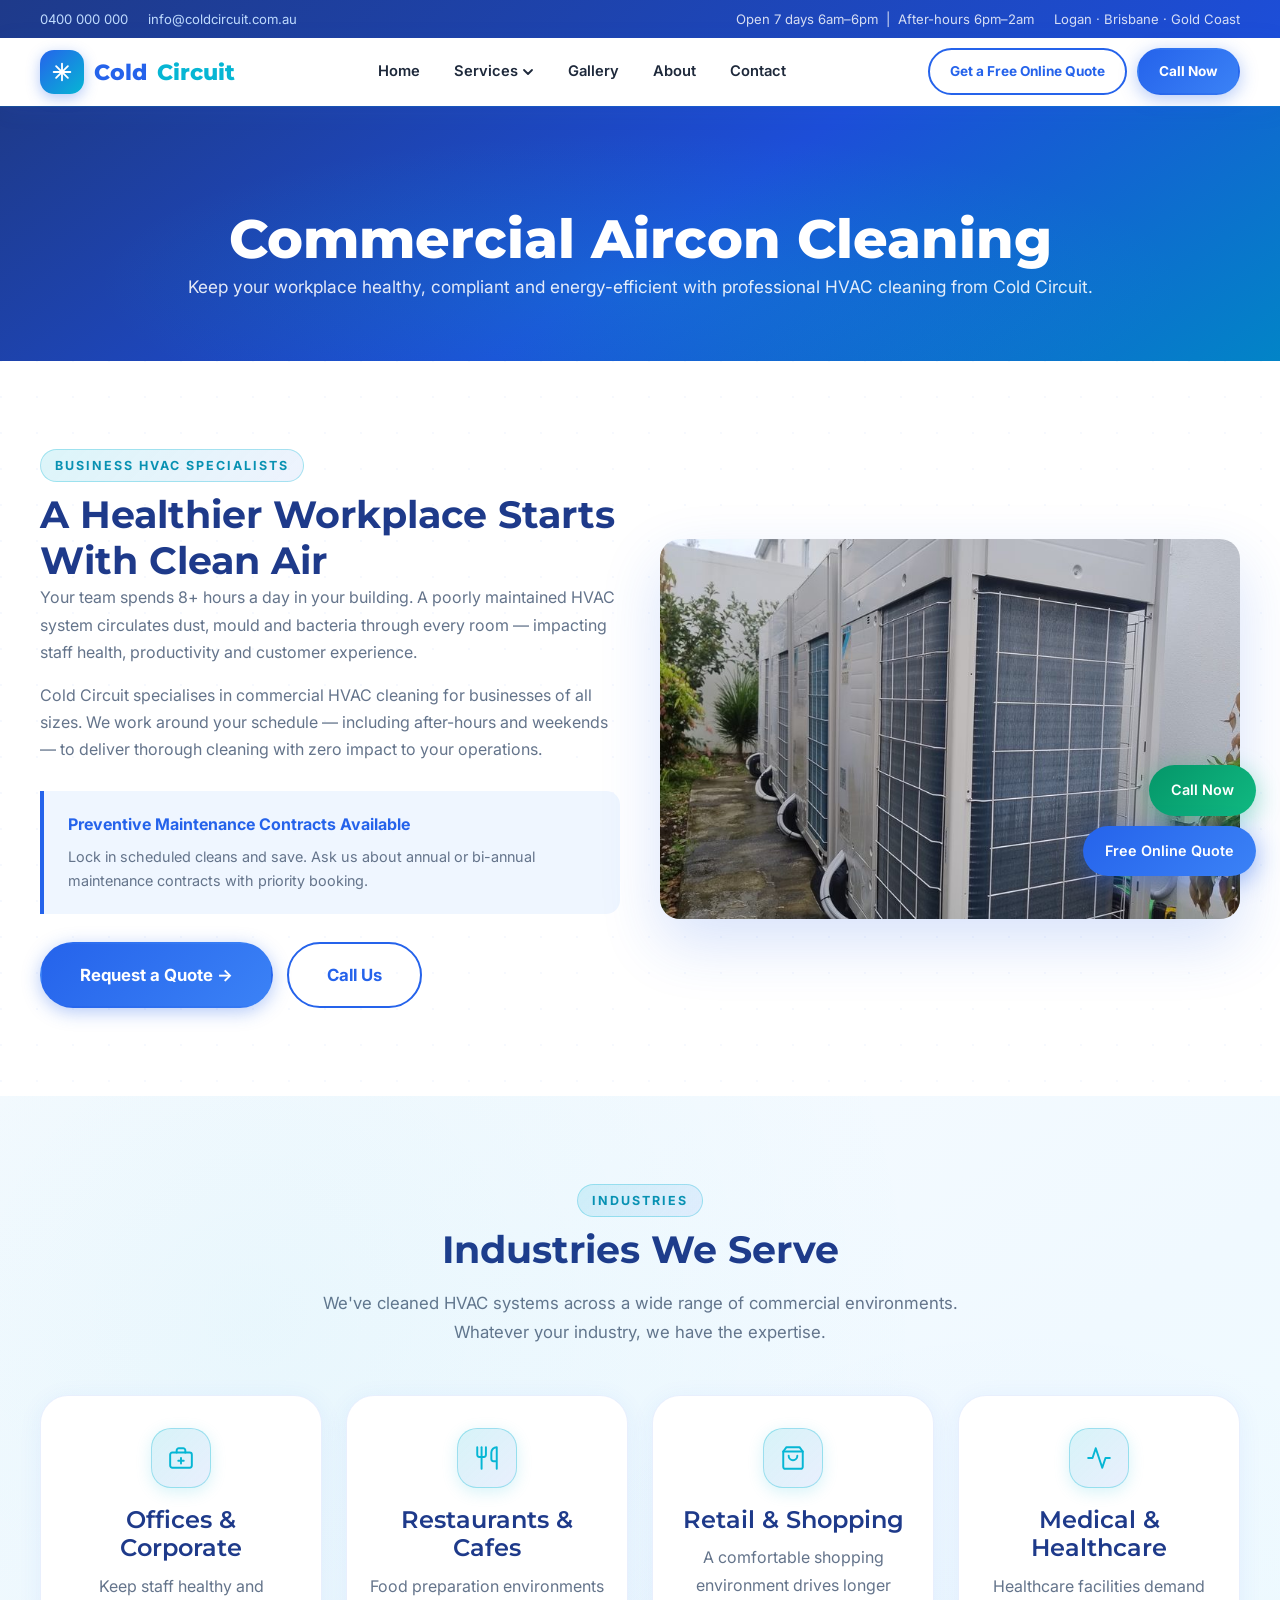
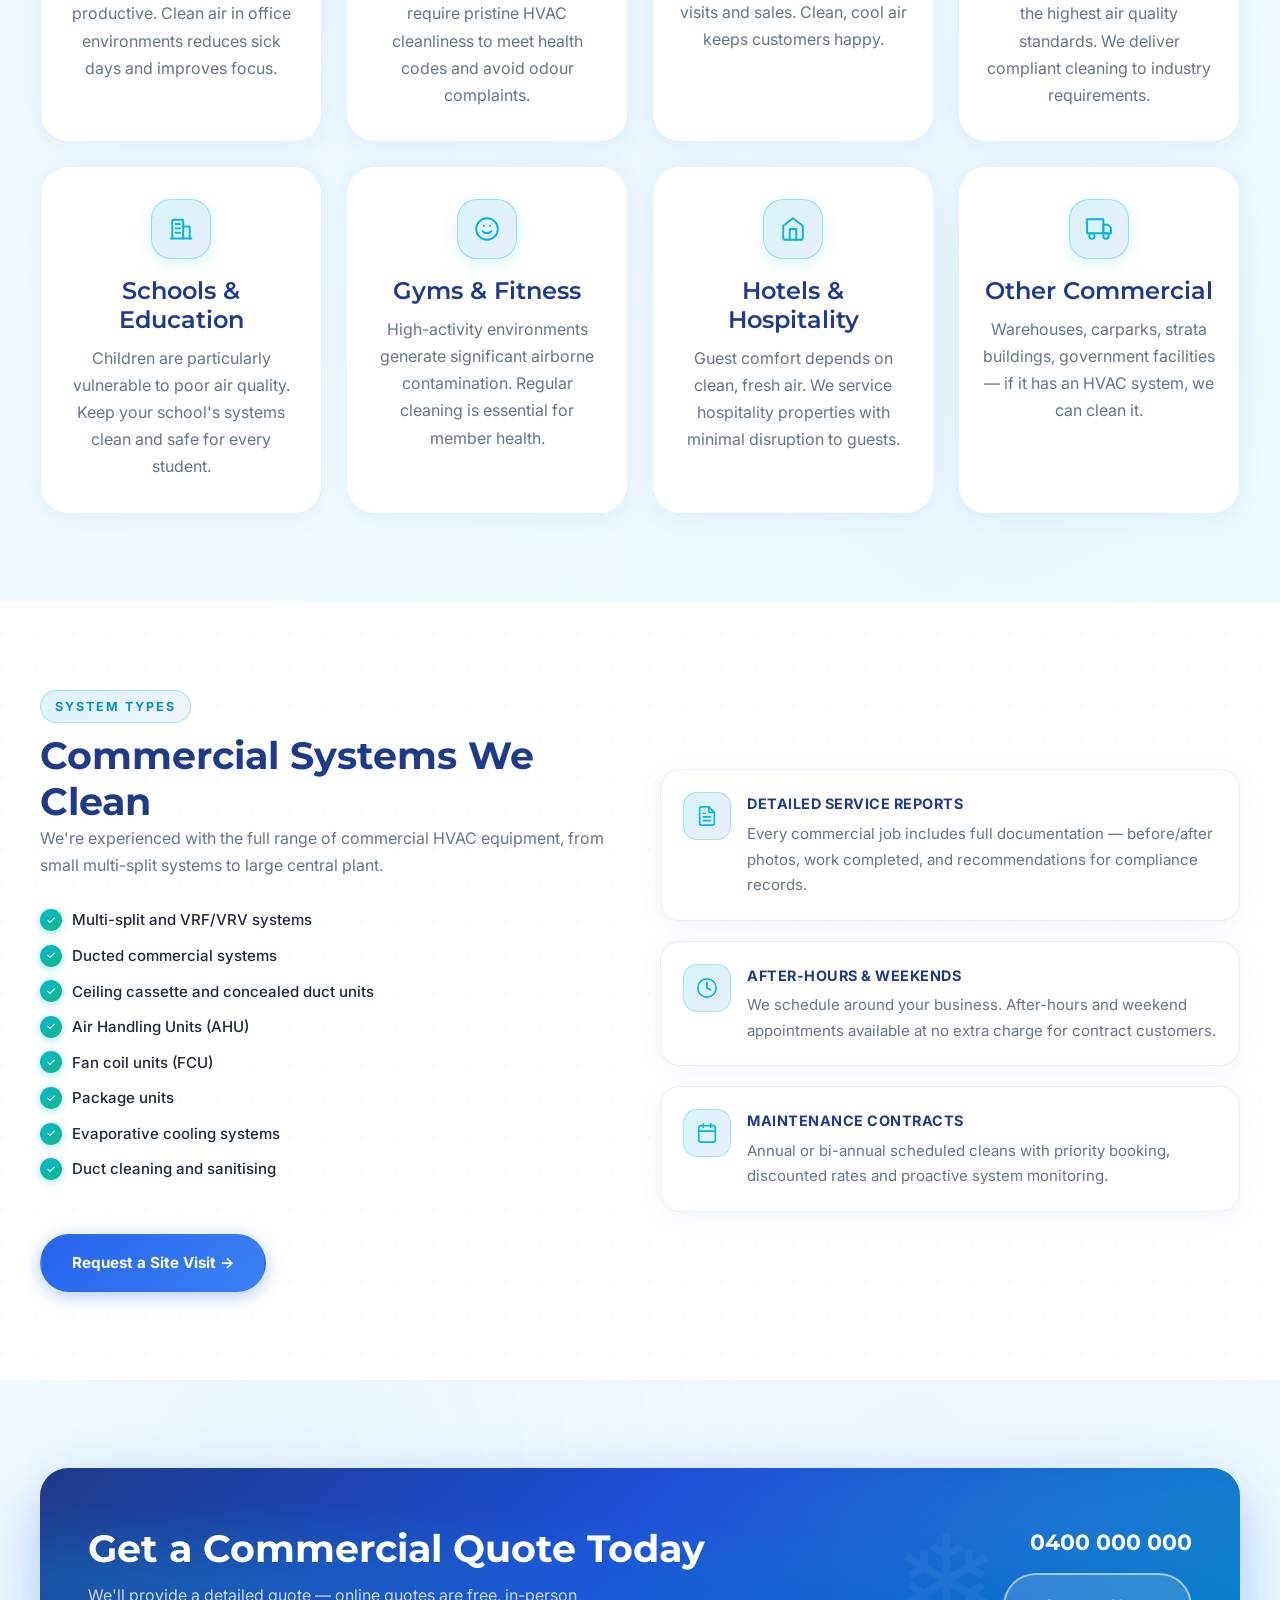
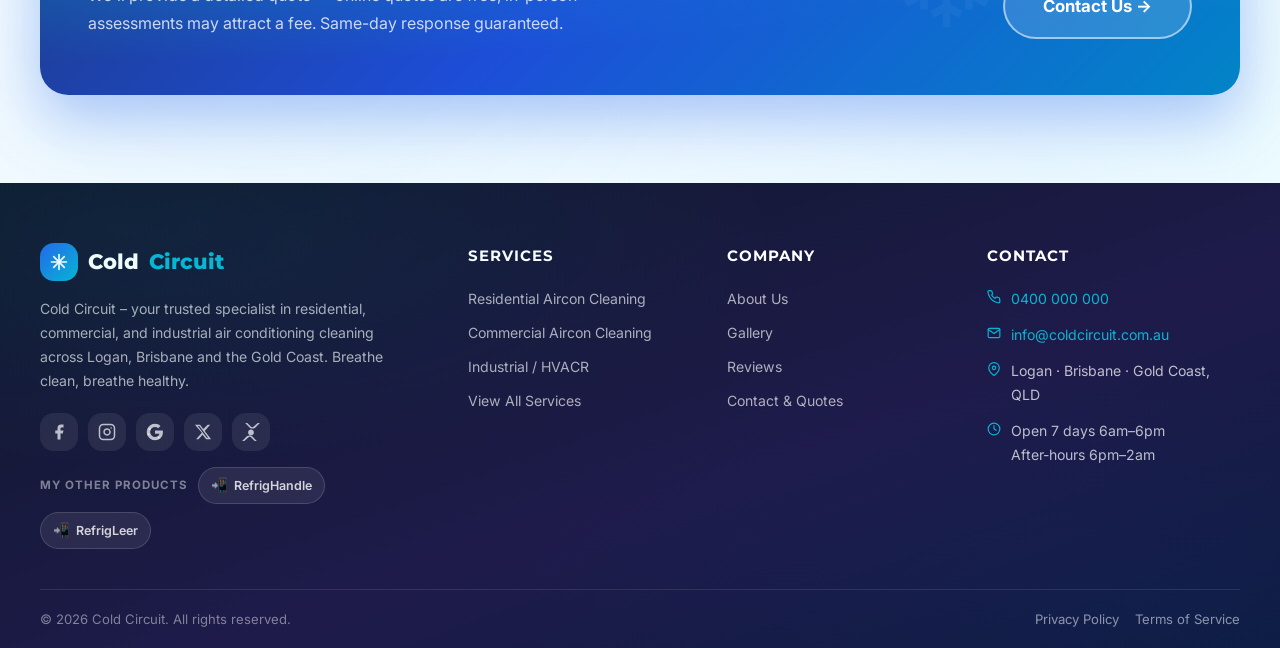
<file: commercial.html>
<!DOCTYPE html>
<html lang="en">
<head>
  <meta charset="UTF-8">
  <meta name="viewport" content="width=device-width, initial-scale=1.0">
  <meta name="description" content="Commercial aircon cleaning Brisbane – offices, retail, restaurants, schools and more. Cold Circuit keeps your business HVAC clean, compliant and efficient.">
  <title>Commercial Aircon Cleaning | Cold Circuit</title>
  <link rel="preconnect" href="https://fonts.googleapis.com">
  <link rel="preconnect" href="https://fonts.gstatic.com" crossorigin>
  <link href="https://fonts.googleapis.com/css2?family=Montserrat:wght@500;600;700&family=Inter:wght@400;500;600&display=swap" rel="stylesheet">
  <link rel="stylesheet" href="css/style.css">
</head>
<body id="top">

<div id="site-header"></div>

<section class="page-hero">
  <div class="container">
    <nav class="breadcrumb">
      <a href="index.html">Home</a>
      <span class="breadcrumb__sep">›</span>
      <a href="services.html">Services</a>
      <span class="breadcrumb__sep">›</span>
      <span>Commercial</span>
    </nav>
    <h1>Commercial Aircon Cleaning</h1>
    <p>Keep your workplace healthy, compliant and energy-efficient with professional HVAC cleaning from Cold Circuit.</p>
  </div>
</section>

<!-- INTRO -->
<section class="section">
  <div class="container grid-2">
    <div>
      <div class="section-label">Business HVAC Specialists</div>
      <h2>A Healthier Workplace Starts With Clean Air</h2>
      <p>Your team spends 8+ hours a day in your building. A poorly maintained HVAC system circulates dust, mould and bacteria through every room — impacting staff health, productivity and customer experience.</p>
      <p style="margin-top:16px;">Cold Circuit specialises in commercial HVAC cleaning for businesses of all sizes. We work around your schedule — including after-hours and weekends — to deliver thorough cleaning with zero impact to your operations.</p>
      <div style="margin-top:28px;padding:20px 24px;background:var(--clr-ice);border-left:4px solid var(--clr-primary);border-radius:0 var(--radius-sm) var(--radius-sm) 0;">
        <strong style="color:var(--clr-primary);">Preventive Maintenance Contracts Available</strong>
        <p style="margin-top:6px;font-size:0.9rem;">Lock in scheduled cleans and save. Ask us about annual or bi-annual maintenance contracts with priority booking.</p>
      </div>
      <div class="btn-group" style="margin-top:28px;">
        <a href="contact.html" class="btn btn-primary btn-lg">Request a Quote →</a>
        <a href="tel:+61400000000" class="btn btn-outline-primary btn-lg">Call Us</a>
      </div>
    </div>
    <div>
      <img src="images/gallery-vrv.jpg" alt="Commercial VRV multi-unit air conditioning system serviced by Cold Circuit" style="width:100%;height:380px;object-fit:cover;border-radius:20px;box-shadow:var(--shadow-lg);">
    </div>
  </div>
</section>

<!-- INDUSTRIES WE SERVE -->
<section class="section section--alt">
  <div class="container">
    <div style="text-align:center;">
      <div class="section-label">Industries</div>
      <h2 class="section-title">Industries We Serve</h2>
      <p class="section-intro section-intro--center">We've cleaned HVAC systems across a wide range of commercial environments. Whatever your industry, we have the expertise.</p>
    </div>
    <div class="grid-4">
      <div class="why-card reveal">
        <div class="why-card__icon"><svg viewBox="0 0 24 24" fill="none" stroke="currentColor" stroke-width="1.8" stroke-linecap="round" stroke-linejoin="round" aria-hidden="true"><rect x="2" y="7" width="20" height="14" rx="2"/><path d="M16 7V5a2 2 0 0 0-2-2h-4a2 2 0 0 0-2 2v2"/><line x1="12" y1="12" x2="12" y2="17"/><line x1="9.5" y1="14.5" x2="14.5" y2="14.5"/></svg></div>
        <h3>Offices &amp; Corporate</h3>
        <p>Keep staff healthy and productive. Clean air in office environments reduces sick days and improves focus.</p>
      </div>
      <div class="why-card reveal reveal-delay-1">
        <div class="why-card__icon"><svg viewBox="0 0 24 24" fill="none" stroke="currentColor" stroke-width="1.8" stroke-linecap="round" stroke-linejoin="round" aria-hidden="true"><path d="M3 2v7c0 1.1.9 2 2 2h4a2 2 0 0 0 2-2V2"/><path d="M7 2v20"/><path d="M21 15V2a5 5 0 0 0-5 5v6c0 1.1.9 2 2 2h3zm0 0v7"/></svg></div>
        <h3>Restaurants &amp; Cafes</h3>
        <p>Food preparation environments require pristine HVAC cleanliness to meet health codes and avoid odour complaints.</p>
      </div>
      <div class="why-card reveal reveal-delay-2">
        <div class="why-card__icon"><svg viewBox="0 0 24 24" fill="none" stroke="currentColor" stroke-width="1.8" stroke-linecap="round" stroke-linejoin="round" aria-hidden="true"><path d="M6 2L3 6v14a2 2 0 0 0 2 2h14a2 2 0 0 0 2-2V6l-3-4z"/><line x1="3" y1="6" x2="21" y2="6"/><path d="M16 10a4 4 0 0 1-8 0"/></svg></div>
        <h3>Retail &amp; Shopping</h3>
        <p>A comfortable shopping environment drives longer visits and sales. Clean, cool air keeps customers happy.</p>
      </div>
      <div class="why-card reveal reveal-delay-3">
        <div class="why-card__icon"><svg viewBox="0 0 24 24" fill="none" stroke="currentColor" stroke-width="1.8" stroke-linecap="round" stroke-linejoin="round" aria-hidden="true"><path d="M22 12h-4l-3 9L9 3l-3 9H2"/></svg></div>
        <h3>Medical &amp; Healthcare</h3>
        <p>Healthcare facilities demand the highest air quality standards. We deliver compliant cleaning to industry requirements.</p>
      </div>
      <div class="why-card reveal">
        <div class="why-card__icon"><svg viewBox="0 0 24 24" fill="none" stroke="currentColor" stroke-width="1.8" stroke-linecap="round" stroke-linejoin="round" aria-hidden="true"><path d="M4 20.8V4.4a1 1 0 0 1 1-1h8a1 1 0 0 1 1 1v16.4"/><path d="M14 9.6h5a1 1 0 0 1 1 1v10.2"/><path d="M2.5 20.8h19"/><path d="M7 7.4h4M7 11.4h4M7 15.4h4"/></svg></div>
        <h3>Schools &amp; Education</h3>
        <p>Children are particularly vulnerable to poor air quality. Keep your school's systems clean and safe for every student.</p>
      </div>
      <div class="why-card reveal reveal-delay-1">
        <div class="why-card__icon"><svg viewBox="0 0 24 24" fill="none" stroke="currentColor" stroke-width="1.8" stroke-linecap="round" stroke-linejoin="round" aria-hidden="true"><circle cx="12" cy="12" r="10"/><path d="M8 14s1.5 2 4 2 4-2 4-2"/><line x1="9" y1="9" x2="9.01" y2="9"/><line x1="15" y1="9" x2="15.01" y2="9"/></svg></div>
        <h3>Gyms &amp; Fitness</h3>
        <p>High-activity environments generate significant airborne contamination. Regular cleaning is essential for member health.</p>
      </div>
      <div class="why-card reveal reveal-delay-2">
        <div class="why-card__icon"><svg viewBox="0 0 24 24" fill="none" stroke="currentColor" stroke-width="1.8" stroke-linecap="round" stroke-linejoin="round" aria-hidden="true"><path d="M3 9l9-7 9 7v11a2 2 0 0 1-2 2H5a2 2 0 0 1-2-2z"/><polyline points="9 22 9 12 15 12 15 22"/></svg></div>
        <h3>Hotels &amp; Hospitality</h3>
        <p>Guest comfort depends on clean, fresh air. We service hospitality properties with minimal disruption to guests.</p>
      </div>
      <div class="why-card reveal reveal-delay-3">
        <div class="why-card__icon"><svg viewBox="0 0 24 24" fill="none" stroke="currentColor" stroke-width="1.8" stroke-linecap="round" stroke-linejoin="round" aria-hidden="true"><rect x="1" y="3" width="15" height="13"/><polygon points="16 8 20 8 23 11 23 16 16 16 16 8"/><circle cx="5.5" cy="18.5" r="2.5"/><circle cx="18.5" cy="18.5" r="2.5"/></svg></div>
        <h3>Other Commercial</h3>
        <p>Warehouses, carparks, strata buildings, government facilities — if it has an HVAC system, we can clean it.</p>
      </div>
    </div>
  </div>
</section>

<!-- SYSTEMS WE SERVICE -->
<section class="section">
  <div class="container">
    <div class="grid-2">
      <div>
        <div class="section-label">System Types</div>
        <h2>Commercial Systems We Clean</h2>
        <p style="margin-bottom:28px;">We're experienced with the full range of commercial HVAC equipment, from small multi-split systems to large central plant.</p>
        <div class="service-feature-list">
          <div class="service-feature"><span class="service-feature-check">✓</span> Multi-split and VRF/VRV systems</div>
          <div class="service-feature"><span class="service-feature-check">✓</span> Ducted commercial systems</div>
          <div class="service-feature"><span class="service-feature-check">✓</span> Ceiling cassette and concealed duct units</div>
          <div class="service-feature"><span class="service-feature-check">✓</span> Air Handling Units (AHU)</div>
          <div class="service-feature"><span class="service-feature-check">✓</span> Fan coil units (FCU)</div>
          <div class="service-feature"><span class="service-feature-check">✓</span> Package units</div>
          <div class="service-feature"><span class="service-feature-check">✓</span> Evaporative cooling systems</div>
          <div class="service-feature"><span class="service-feature-check">✓</span> Duct cleaning and sanitising</div>
        </div>
        <a href="contact.html" class="btn btn-primary" style="margin-top:24px;">Request a Site Visit →</a>
      </div>
      <div style="display:flex;flex-direction:column;gap:20px;">
        <div class="contact-card">
          <div class="contact-card__icon">
            <svg viewBox="0 0 24 24" fill="none" stroke="currentColor" stroke-width="1.8" stroke-linecap="round" stroke-linejoin="round" width="22" height="22" aria-hidden="true"><path d="M14 2H6a2 2 0 0 0-2 2v16a2 2 0 0 0 2 2h12a2 2 0 0 0 2-2V8z"/><polyline points="14 2 14 8 20 8"/><line x1="16" y1="13" x2="8" y2="13"/><line x1="16" y1="17" x2="8" y2="17"/><polyline points="10 9 9 9 8 9"/></svg>
          </div>
          <div>
            <div class="contact-card__title">Detailed Service Reports</div>
            <div class="contact-card__value">Every commercial job includes full documentation — before/after photos, work completed, and recommendations for compliance records.</div>
          </div>
        </div>
        <div class="contact-card">
          <div class="contact-card__icon">
            <svg viewBox="0 0 24 24" fill="none" stroke="currentColor" stroke-width="1.8" stroke-linecap="round" stroke-linejoin="round" width="22" height="22" aria-hidden="true"><circle cx="12" cy="12" r="10"/><polyline points="12 6 12 12 16 14"/></svg>
          </div>
          <div>
            <div class="contact-card__title">After-Hours &amp; Weekends</div>
            <div class="contact-card__value">We schedule around your business. After-hours and weekend appointments available at no extra charge for contract customers.</div>
          </div>
        </div>
        <div class="contact-card">
          <div class="contact-card__icon">
            <svg viewBox="0 0 24 24" fill="none" stroke="currentColor" stroke-width="1.8" stroke-linecap="round" stroke-linejoin="round" width="22" height="22" aria-hidden="true"><rect x="3" y="4" width="18" height="18" rx="2" ry="2"/><line x1="16" y1="2" x2="16" y2="6"/><line x1="8" y1="2" x2="8" y2="6"/><line x1="3" y1="10" x2="21" y2="10"/></svg>
          </div>
          <div>
            <div class="contact-card__title">Maintenance Contracts</div>
            <div class="contact-card__value">Annual or bi-annual scheduled cleans with priority booking, discounted rates and proactive system monitoring.</div>
          </div>
        </div>
      </div>
    </div>
  </div>
</section>

<!-- CTA -->
<section class="section section--alt">
  <div class="container">
    <div class="cta-banner">
      <div>
        <h2>Get a Commercial Quote Today</h2>
        <p>We'll provide a detailed quote — online quotes are free, in-person assessments may attract a fee. Same-day response guaranteed.</p>
      </div>
      <div class="cta-banner__actions">
        <a href="tel:+61400000000" class="phone-link">0400 000 000</a>
        <a href="contact.html" class="btn btn-outline btn-lg">Contact Us →</a>
      </div>
    </div>
  </div>
</section>

<div id="site-footer"></div>
<script src="js/main.js"></script>
</body>
</html>
</file>
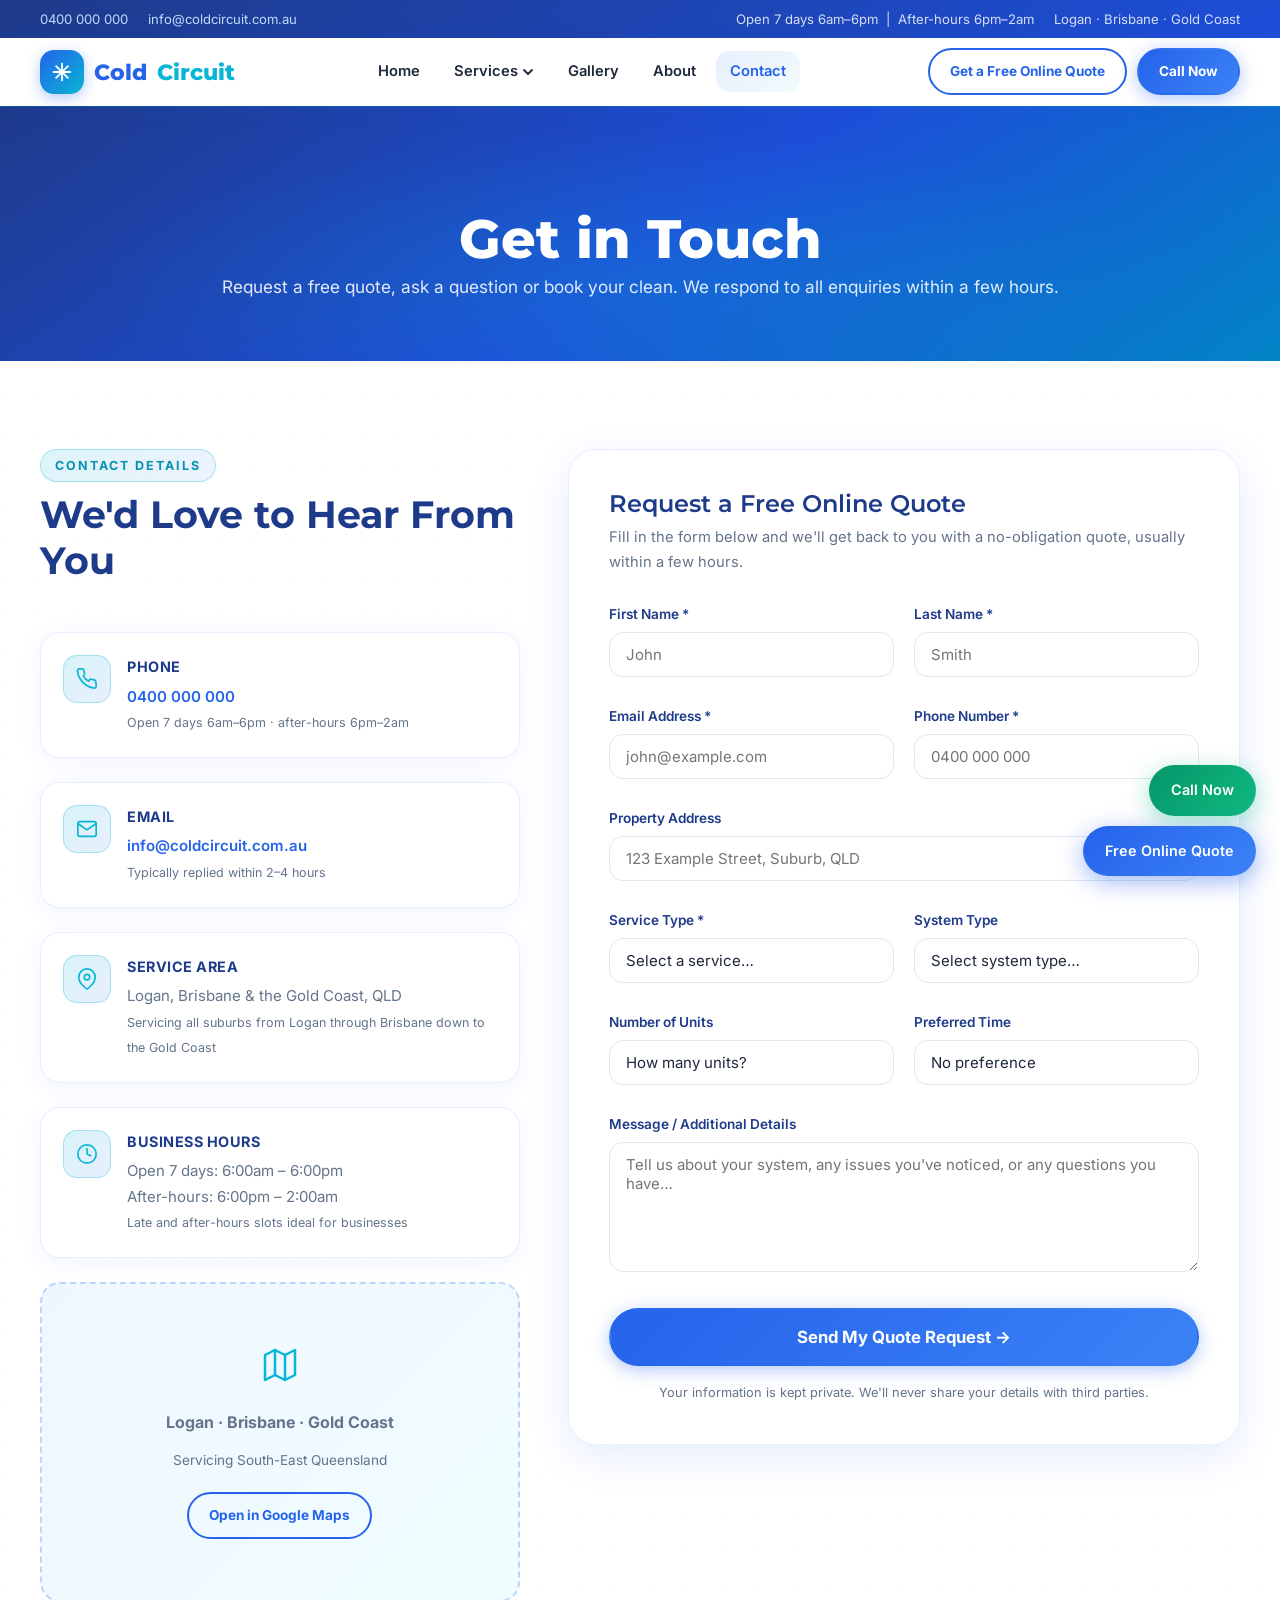
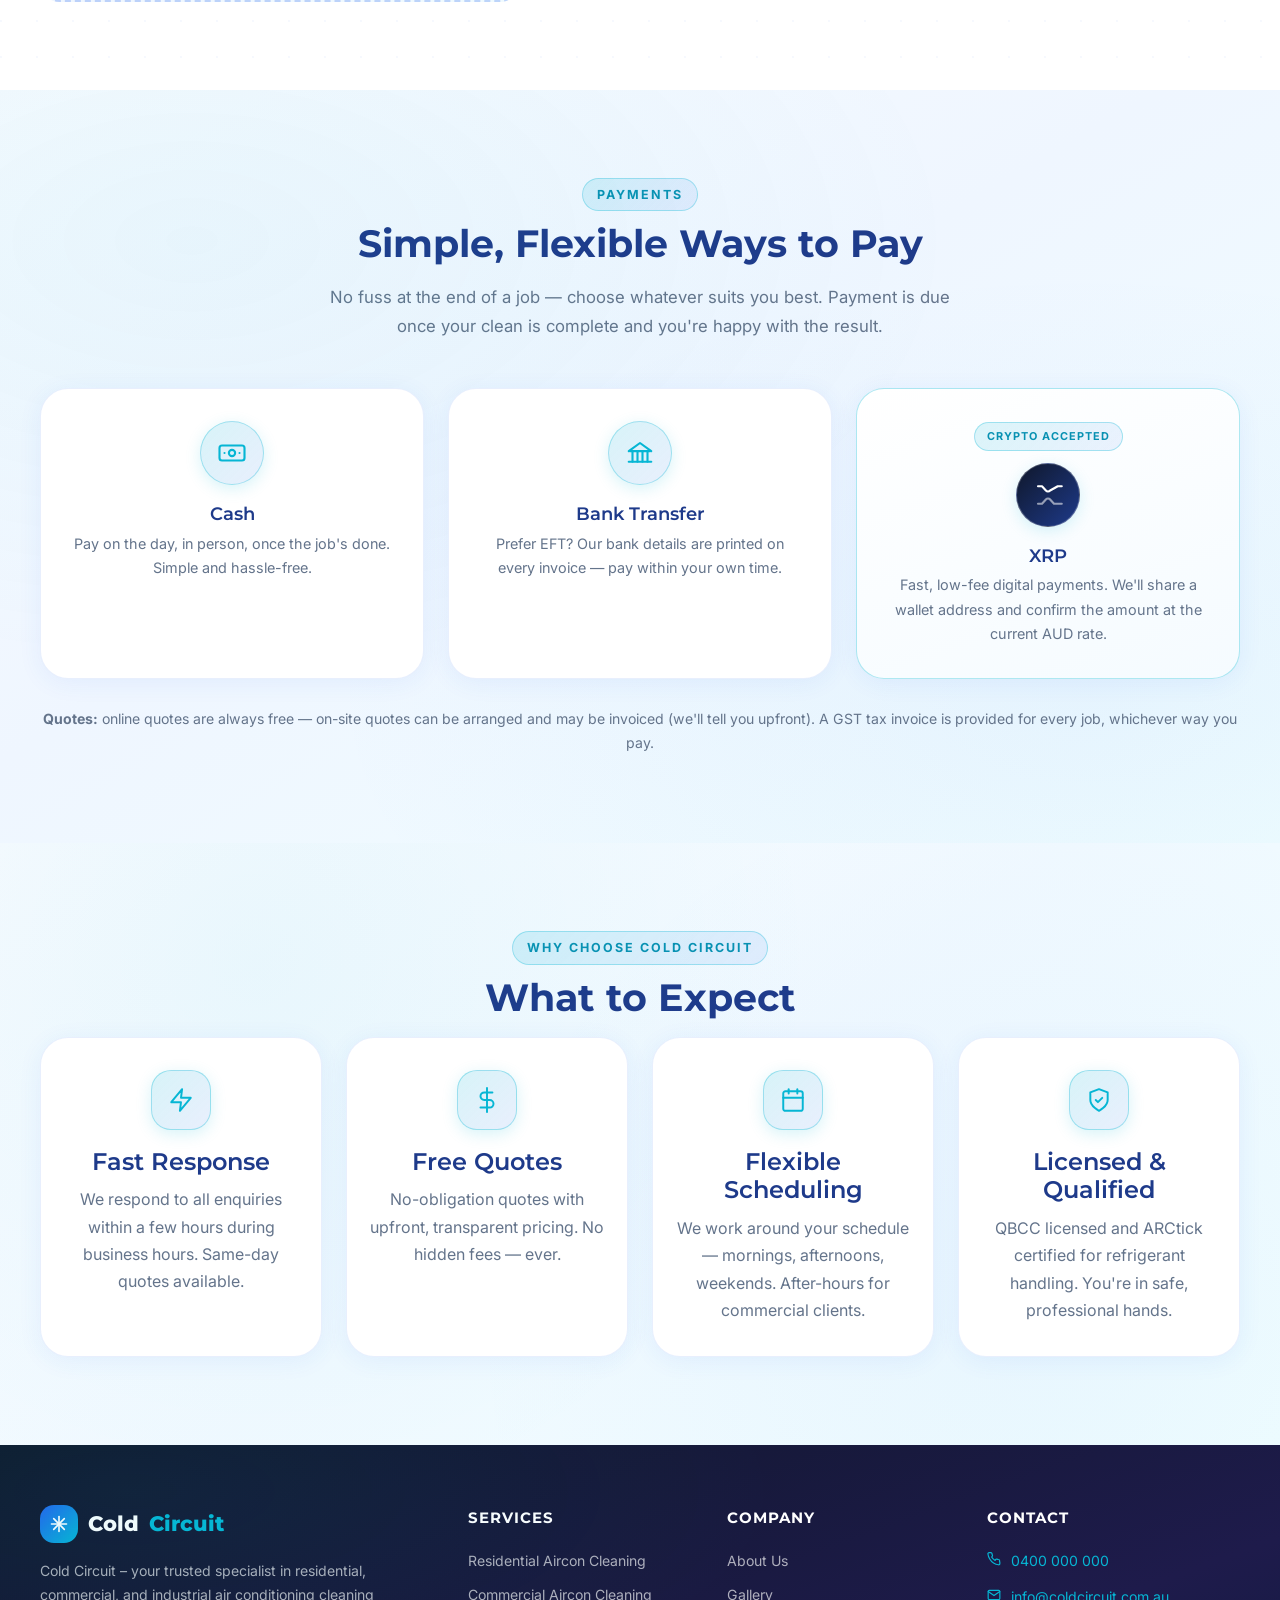
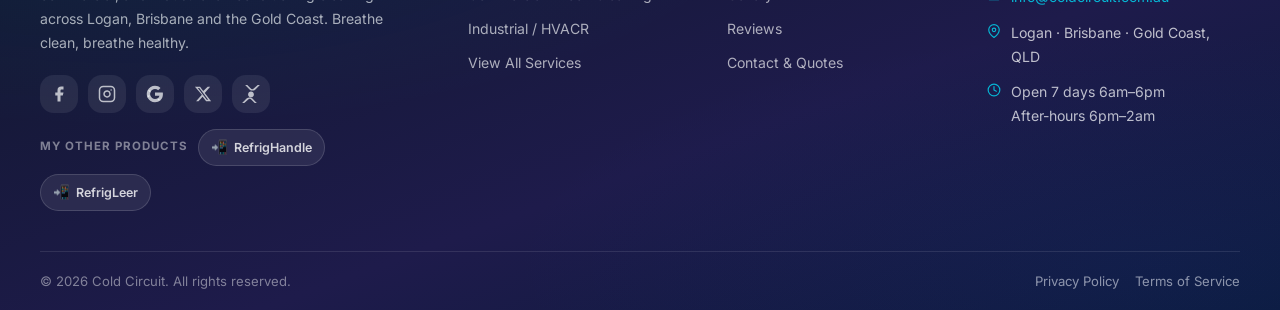
<file: contact.html>
<!DOCTYPE html>
<html lang="en">
<head>
  <meta charset="UTF-8">
  <meta name="viewport" content="width=device-width, initial-scale=1.0">
  <meta name="description" content="Contact Cold Circuit. Get a free online quote for residential, commercial or industrial aircon cleaning in Brisbane. Call 0400 000 000.">
  <title>Contact Us | Cold Circuit</title>
  <link rel="preconnect" href="https://fonts.googleapis.com">
  <link rel="preconnect" href="https://fonts.gstatic.com" crossorigin>
  <link href="https://fonts.googleapis.com/css2?family=Montserrat:wght@500;600;700&family=Inter:wght@400;500;600&display=swap" rel="stylesheet">
  <link rel="stylesheet" href="css/style.css">
</head>
<body id="top">

<div id="site-header"></div>

<section class="page-hero">
  <div class="container">
    <nav class="breadcrumb">
      <a href="index.html">Home</a>
      <span class="breadcrumb__sep">›</span>
      <span>Contact</span>
    </nav>
    <h1>Get in Touch</h1>
    <p>Request a free quote, ask a question or book your clean. We respond to all enquiries within a few hours.</p>
  </div>
</section>

<!-- CONTACT MAIN -->
<section class="section">
  <div class="container contact-grid">

    <!-- Left: Info -->
    <div class="contact-info">
      <div>
        <div class="section-label">Contact Details</div>
        <h2 style="margin-bottom:24px;">We'd Love to Hear From You</h2>
      </div>

      <div class="contact-card">
        <div class="contact-card__icon">
          <svg viewBox="0 0 24 24" fill="none" stroke="currentColor" stroke-width="1.8" stroke-linecap="round" stroke-linejoin="round" width="22" height="22" aria-hidden="true"><path d="M22 16.92v3a2 2 0 0 1-2.18 2 19.79 19.79 0 0 1-8.63-3.07A19.5 19.5 0 0 1 4.69 12 19.79 19.79 0 0 1 1.61 3.41 2 2 0 0 1 3.58 1h3a2 2 0 0 1 2 1.72 12.84 12.84 0 0 0 .7 2.81 2 2 0 0 1-.45 2.11L7.91 8.5a16 16 0 0 0 6 6l.91-1.83a2 2 0 0 1 2.11-.45 12.84 12.84 0 0 0 2.81.7A2 2 0 0 1 21.5 14v2.92z"/></svg>
        </div>
        <div>
          <div class="contact-card__title">Phone</div>
          <div class="contact-card__value">
            <a href="tel:+61400000000">0400 000 000</a><br>
            <small>Open 7 days 6am–6pm · after-hours 6pm–2am</small>
          </div>
        </div>
      </div>

      <div class="contact-card">
        <div class="contact-card__icon">
          <svg viewBox="0 0 24 24" fill="none" stroke="currentColor" stroke-width="1.8" stroke-linecap="round" stroke-linejoin="round" width="22" height="22" aria-hidden="true"><path d="M4 4h16c1.1 0 2 .9 2 2v12c0 1.1-.9 2-2 2H4c-1.1 0-2-.9-2-2V6c0-1.1.9-2 2-2z"/><polyline points="22,6 12,13 2,6"/></svg>
        </div>
        <div>
          <div class="contact-card__title">Email</div>
          <div class="contact-card__value">
            <a href="mailto:info@coldcircuit.com.au">info@coldcircuit.com.au</a><br>
            <small>Typically replied within 2–4 hours</small>
          </div>
        </div>
      </div>

      <div class="contact-card">
        <div class="contact-card__icon">
          <svg viewBox="0 0 24 24" fill="none" stroke="currentColor" stroke-width="1.8" stroke-linecap="round" stroke-linejoin="round" width="22" height="22" aria-hidden="true"><path d="M21 10c0 7-9 13-9 13s-9-6-9-13a9 9 0 0 1 18 0z"/><circle cx="12" cy="10" r="3"/></svg>
        </div>
        <div>
          <div class="contact-card__title">Service Area</div>
          <div class="contact-card__value">Logan, Brisbane &amp; the Gold Coast, QLD<br>
            <small>Servicing all suburbs from Logan through Brisbane down to the Gold Coast</small>
          </div>
        </div>
      </div>

      <div class="contact-card">
        <div class="contact-card__icon">
          <svg viewBox="0 0 24 24" fill="none" stroke="currentColor" stroke-width="1.8" stroke-linecap="round" stroke-linejoin="round" width="22" height="22" aria-hidden="true"><circle cx="12" cy="12" r="10"/><polyline points="12 6 12 12 16 14"/></svg>
        </div>
        <div>
          <div class="contact-card__title">Business Hours</div>
          <div class="contact-card__value">
            Open 7 days: 6:00am – 6:00pm<br>
            After-hours: 6:00pm – 2:00am<br>
            <small>Late and after-hours slots ideal for businesses</small>
          </div>
        </div>
      </div>

      <!-- Map placeholder -->
      <!-- To embed a real Google Map:
           1. Go to maps.google.com
           2. Search your address
           3. Click Share → Embed a map
           4. Copy the <iframe> code and replace the div below -->
      <div class="map-placeholder">
        <div class="map-placeholder__icon">
          <svg viewBox="0 0 24 24" fill="none" stroke="currentColor" stroke-width="1.5" stroke-linecap="round" stroke-linejoin="round" width="40" height="40" aria-hidden="true"><polygon points="3 6 9 3 15 6 21 3 21 18 15 21 9 18 3 21"/><line x1="9" y1="3" x2="9" y2="18"/><line x1="15" y1="6" x2="15" y2="21"/></svg>
        </div>
        <strong>Logan · Brisbane · Gold Coast</strong>
        <span style="font-size:0.85rem;">Servicing South-East Queensland</span>
        <a href="https://maps.google.com/?q=Brisbane+to+Gold+Coast+QLD" target="_blank" rel="noopener" class="btn btn-outline-primary btn-sm" style="margin-top:8px;">Open in Google Maps</a>
      </div>

    </div><!-- /contact-info -->

    <!-- Right: Form -->
    <div class="contact-form">
      <h3 style="margin-bottom:6px;">Request a Free Online Quote</h3>
      <p style="margin-bottom:28px;font-size:0.92rem;">Fill in the form below and we'll get back to you with a no-obligation quote, usually within a few hours.</p>

      <div class="form-success" id="formSuccess">
        Message sent — we'll be in touch shortly.
      </div>

      <form id="contactForm" novalidate>
        <div class="form-grid">

          <div class="form-group">
            <label class="form-label" for="firstName">First Name *</label>
            <input type="text" id="firstName" name="firstName" class="form-input" placeholder="John" required>
            <span class="form-error"></span>
          </div>

          <div class="form-group">
            <label class="form-label" for="lastName">Last Name *</label>
            <input type="text" id="lastName" name="lastName" class="form-input" placeholder="Smith" required>
            <span class="form-error"></span>
          </div>

          <div class="form-group">
            <label class="form-label" for="email">Email Address *</label>
            <input type="email" id="email" name="email" class="form-input" placeholder="john@example.com" required>
            <span class="form-error"></span>
          </div>

          <div class="form-group">
            <label class="form-label" for="phone">Phone Number *</label>
            <input type="tel" id="phone" name="phone" class="form-input" placeholder="0400 000 000" required>
            <span class="form-error"></span>
          </div>

          <div class="form-group form-group--full">
            <label class="form-label" for="address">Property Address</label>
            <input type="text" id="address" name="address" class="form-input" placeholder="123 Example Street, Suburb, QLD">
            <span class="form-error"></span>
          </div>

          <div class="form-group">
            <label class="form-label" for="serviceType">Service Type *</label>
            <select id="serviceType" name="serviceType" class="form-select" required>
              <option value="">Select a service…</option>
              <option value="residential">Residential Aircon Cleaning</option>
              <option value="commercial">Commercial Aircon Cleaning</option>
              <option value="industrial">Industrial / HVACR</option>
              <option value="other">Other / Not Sure</option>
            </select>
            <span class="form-error"></span>
          </div>

          <div class="form-group">
            <label class="form-label" for="systemType">System Type</label>
            <select id="systemType" name="systemType" class="form-select">
              <option value="">Select system type…</option>
              <option value="split">Split System</option>
              <option value="ducted">Ducted System</option>
              <option value="cassette">Cassette / Ceiling Unit</option>
              <option value="multi-split">Multi-Split</option>
              <option value="window-wall">Window / Wall Unit</option>
              <option value="vrf">VRF / VRV System</option>
              <option value="industrial">Industrial HVAC</option>
              <option value="refrigeration">Refrigeration</option>
              <option value="other">Other / Multiple</option>
            </select>
            <span class="form-error"></span>
          </div>

          <div class="form-group">
            <label class="form-label" for="numUnits">Number of Units</label>
            <select id="numUnits" name="numUnits" class="form-select">
              <option value="">How many units?</option>
              <option value="1">1</option>
              <option value="2-3">2–3</option>
              <option value="4-6">4–6</option>
              <option value="7-10">7–10</option>
              <option value="11+">11 or more</option>
            </select>
            <span class="form-error"></span>
          </div>

          <div class="form-group">
            <label class="form-label" for="preferredTime">Preferred Time</label>
            <select id="preferredTime" name="preferredTime" class="form-select">
              <option value="">No preference</option>
              <option value="morning">Morning (7am–12pm)</option>
              <option value="afternoon">Afternoon (12pm–5pm)</option>
              <option value="after-hours">After Hours / Evening</option>
              <option value="weekend">Weekend</option>
            </select>
            <span class="form-error"></span>
          </div>

          <div class="form-group form-group--full">
            <label class="form-label" for="message">Message / Additional Details</label>
            <textarea id="message" name="message" class="form-textarea" placeholder="Tell us about your system, any issues you've noticed, or any questions you have…"></textarea>
            <span class="form-error"></span>
          </div>

          <div class="form-group form-group--full form-submit-row">
            <button type="submit" class="btn btn-primary btn-lg" style="width:100%;justify-content:center;">
              Send My Quote Request →
            </button>
            <p style="font-size:0.8rem;color:var(--clr-text-light);margin-top:10px;text-align:center;">
              Your information is kept private. We'll never share your details with third parties.
            </p>
          </div>

        </div><!-- /form-grid -->
      </form>
    </div><!-- /contact-form -->

  </div>
</section>

<!-- PAYMENT METHODS -->
<section class="section pay-section">
  <div class="container">
    <div style="text-align:center;">
      <div class="section-label">Payments</div>
      <h2 class="section-title">Simple, Flexible Ways to Pay</h2>
      <p class="section-intro section-intro--center">
        No fuss at the end of a job — choose whatever suits you best. Payment is due once your
        clean is complete and you're happy with the result.
      </p>
    </div>

    <div class="pay-grid">
      <!-- Cash -->
      <div class="pay-card reveal">
        <div class="pay-card__icon">
          <svg viewBox="0 0 24 24" fill="none" stroke="currentColor" stroke-width="1.7" stroke-linecap="round" stroke-linejoin="round" aria-hidden="true"><rect x="2" y="6" width="20" height="12" rx="2"/><circle cx="12" cy="12" r="2.5"/><path d="M6 12h.01M18 12h.01"/></svg>
        </div>
        <h3 class="pay-card__title">Cash</h3>
        <p class="pay-card__desc">Pay on the day, in person, once the job's done. Simple and hassle-free.</p>
      </div>

      <!-- Bank Transfer -->
      <div class="pay-card reveal reveal-delay-1">
        <div class="pay-card__icon">
          <svg viewBox="0 0 24 24" fill="none" stroke="currentColor" stroke-width="1.7" stroke-linecap="round" stroke-linejoin="round" aria-hidden="true"><path d="M3 10.5 12 4l9 6.5"/><path d="M4 10.5h16"/><path d="M6 10.5V19M10 10.5V19M14 10.5V19M18 10.5V19"/><path d="M3 19h18"/></svg>
        </div>
        <h3 class="pay-card__title">Bank Transfer</h3>
        <p class="pay-card__desc">Prefer EFT? Our bank details are printed on every invoice — pay within your own time.</p>
      </div>

      <!-- XRP -->
      <div class="pay-card pay-card--crypto reveal reveal-delay-2">
        <span class="pay-card__badge">Crypto accepted</span>
        <div class="pay-card__icon">
          <svg viewBox="0 0 24 24" fill="none" stroke="currentColor" stroke-width="1.7" stroke-linecap="round" stroke-linejoin="round" aria-hidden="true"><path d="M4 5h3.2l3.1 3.4a2.3 2.3 0 0 0 3.4 0L19.8 5H23"/><path d="M4 19h3.2l3.1-3.4a2.3 2.3 0 0 1 3.4 0L16.8 19H23" opacity="0.55"/></svg>
        </div>
        <h3 class="pay-card__title">XRP</h3>
        <p class="pay-card__desc">Fast, low-fee digital payments. We'll share a wallet address and confirm the amount at the current AUD rate.</p>
      </div>
    </div>

    <p class="pay-note"><strong>Quotes:</strong> online quotes are always free — on-site quotes can be arranged and may be invoiced (we'll tell you upfront). A GST tax invoice is provided for every job, whichever way you pay.</p>
  </div>
</section>

<!-- WHY CONTACT US -->
<section class="section section--alt">
  <div class="container">
    <div style="text-align:center;">
      <div class="section-label">Why Choose Cold Circuit</div>
      <h2 class="section-title">What to Expect</h2>
    </div>
    <div class="grid-4">
      <div class="why-card reveal">
        <div class="why-card__icon"><svg viewBox="0 0 24 24" fill="none" stroke="currentColor" stroke-width="1.8" stroke-linecap="round" stroke-linejoin="round" aria-hidden="true"><polygon points="13 2 3 14 12 14 11 22 21 10 12 10 13 2"/></svg></div>
        <h3>Fast Response</h3>
        <p>We respond to all enquiries within a few hours during business hours. Same-day quotes available.</p>
      </div>
      <div class="why-card reveal reveal-delay-1">
        <div class="why-card__icon"><svg viewBox="0 0 24 24" fill="none" stroke="currentColor" stroke-width="1.8" stroke-linecap="round" stroke-linejoin="round" aria-hidden="true"><line x1="12" y1="1" x2="12" y2="23"/><path d="M17 5H9.5a3.5 3.5 0 0 0 0 7h5a3.5 3.5 0 0 1 0 7H6"/></svg></div>
        <h3>Free Quotes</h3>
        <p>No-obligation quotes with upfront, transparent pricing. No hidden fees — ever.</p>
      </div>
      <div class="why-card reveal reveal-delay-2">
        <div class="why-card__icon"><svg viewBox="0 0 24 24" fill="none" stroke="currentColor" stroke-width="1.8" stroke-linecap="round" stroke-linejoin="round" aria-hidden="true"><rect x="3" y="4" width="18" height="18" rx="2" ry="2"/><line x1="16" y1="2" x2="16" y2="6"/><line x1="8" y1="2" x2="8" y2="6"/><line x1="3" y1="10" x2="21" y2="10"/></svg></div>
        <h3>Flexible Scheduling</h3>
        <p>We work around your schedule — mornings, afternoons, weekends. After-hours for commercial clients.</p>
      </div>
      <div class="why-card reveal reveal-delay-3">
        <div class="why-card__icon"><svg viewBox="0 0 24 24" fill="none" stroke="currentColor" stroke-width="1.8" stroke-linecap="round" stroke-linejoin="round" aria-hidden="true"><path d="M12 22s8-4 8-10V5l-8-3-8 3v7c0 6 8 10 8 10z"/><path d="m9 12 2 2 4-4"/></svg></div>
        <h3>Licensed &amp; Qualified</h3>
        <p>QBCC licensed and ARCtick certified for refrigerant handling. You're in safe, professional hands.</p>
      </div>
    </div>
  </div>
</section>

<div id="site-footer"></div>
<script src="js/main.js"></script>
</body>
</html>
</file>
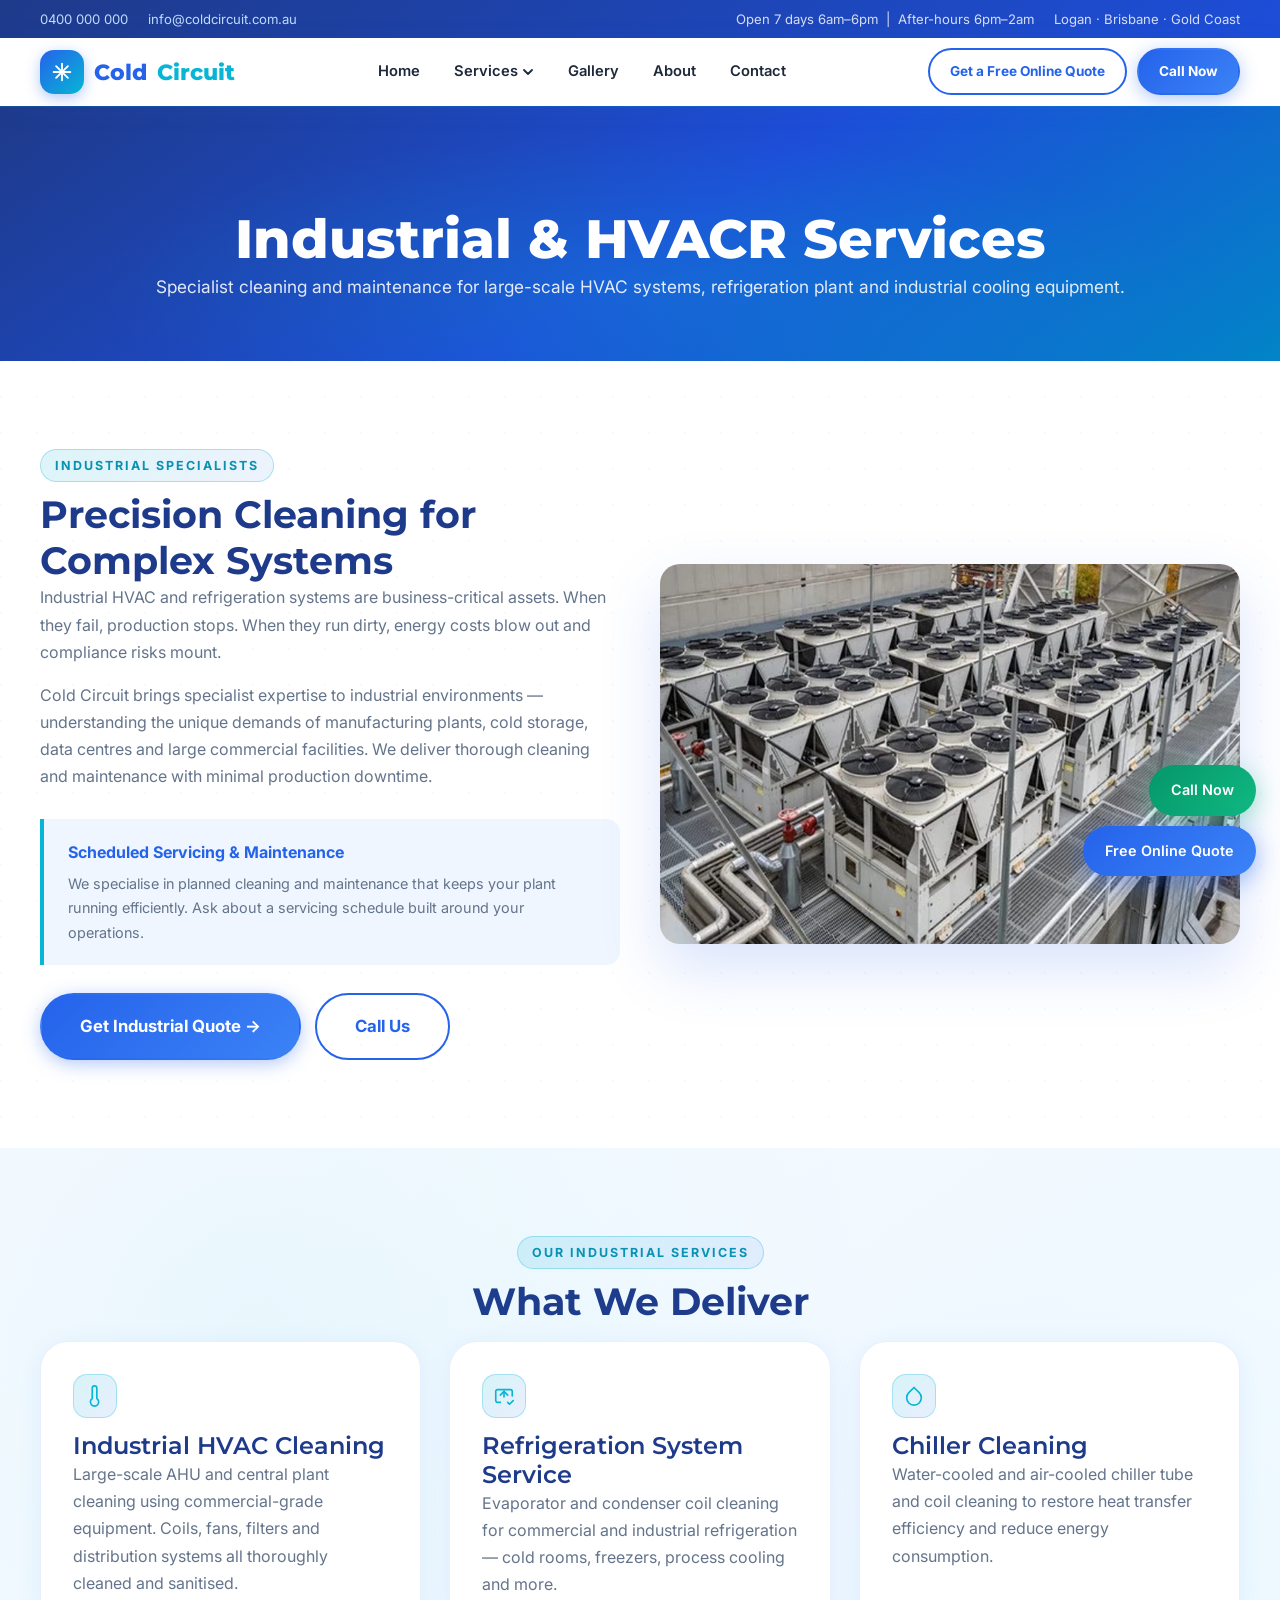
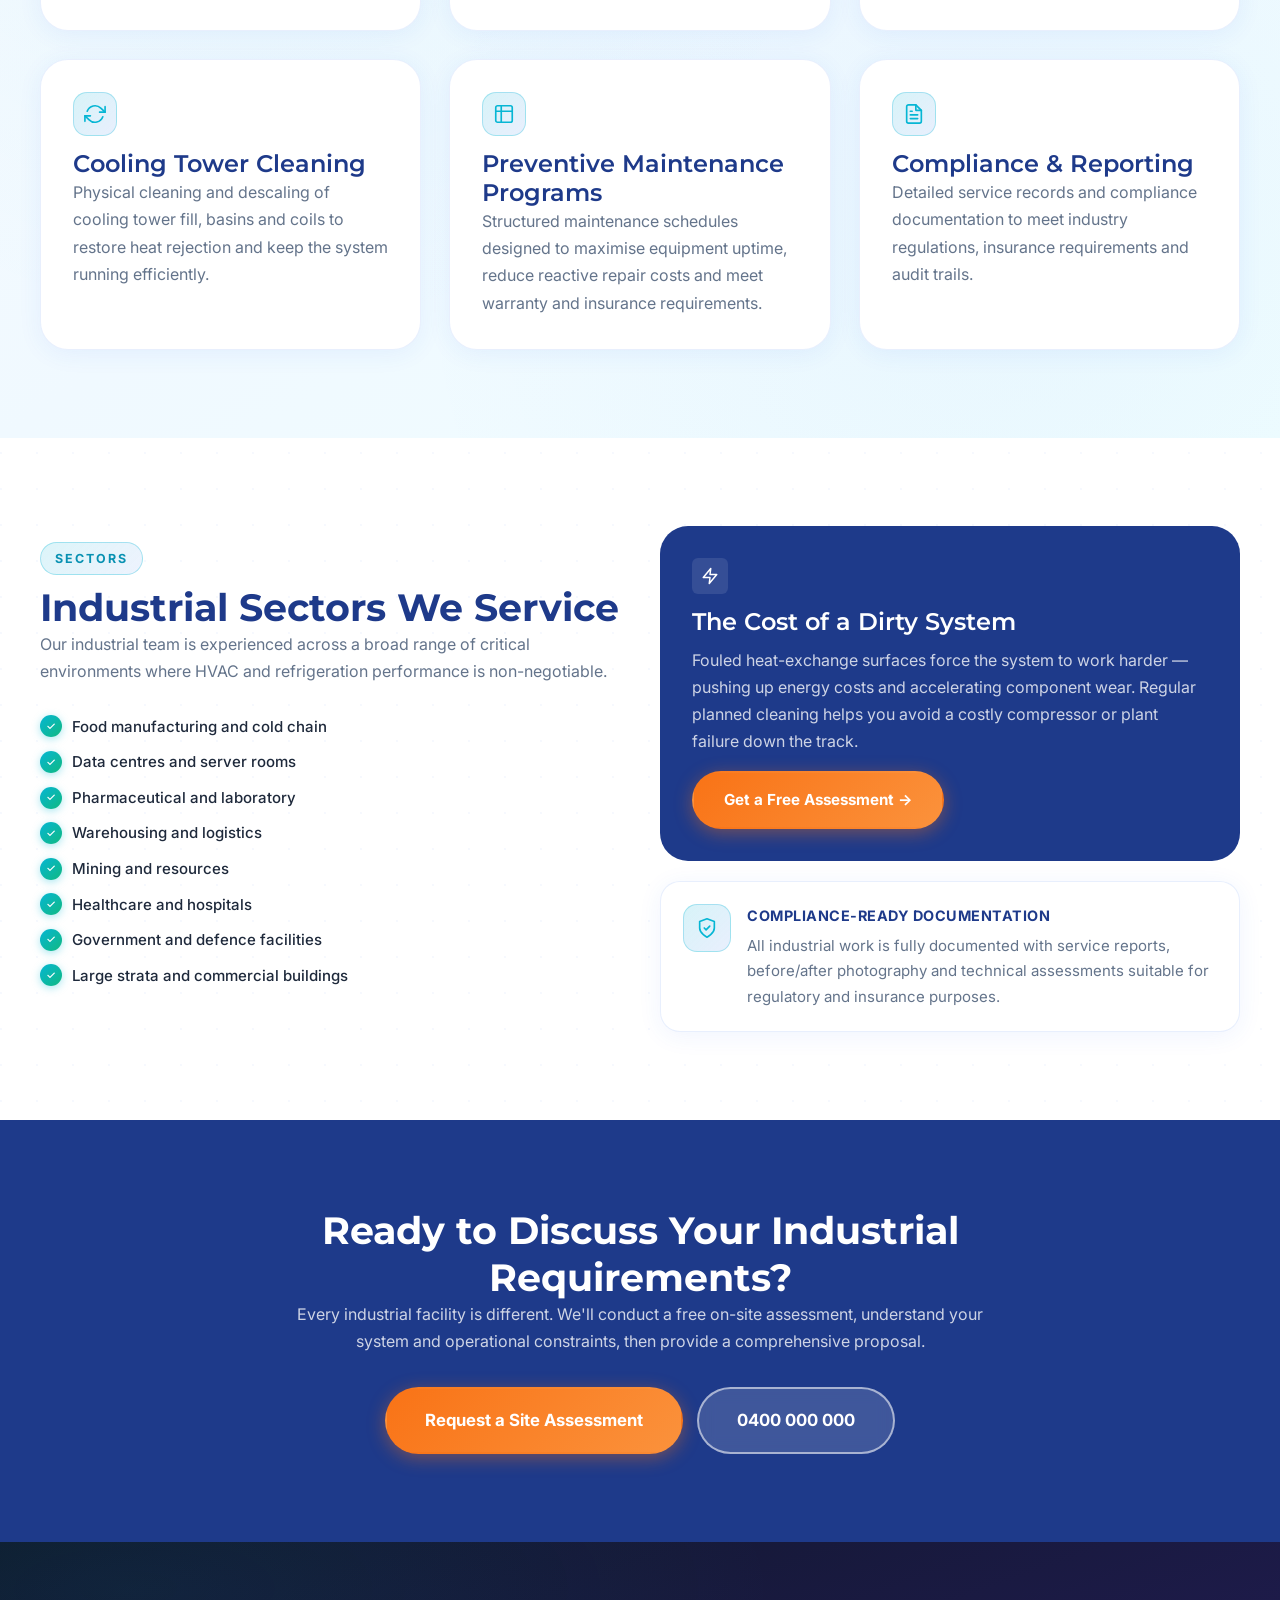
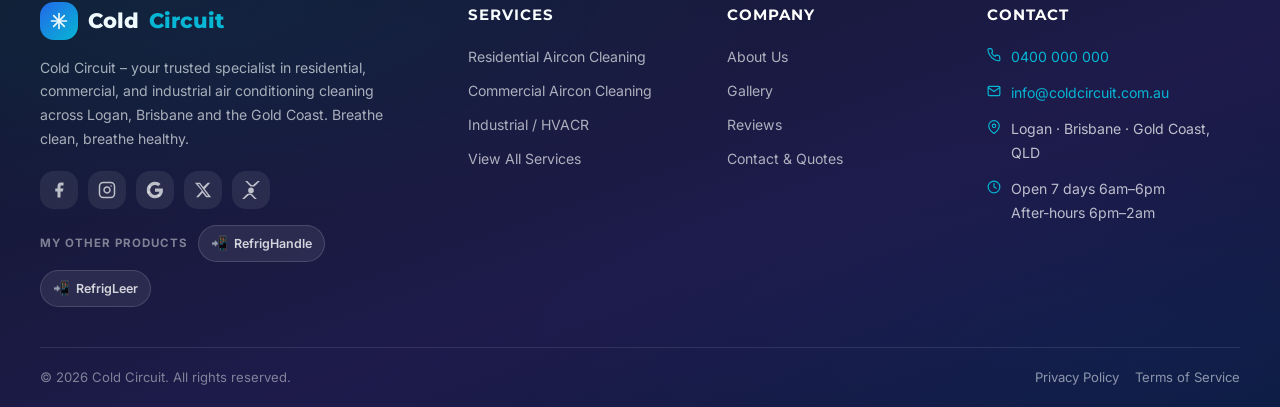
<file: industrial.html>
<!DOCTYPE html>
<html lang="en">
<head>
  <meta charset="UTF-8">
  <meta name="viewport" content="width=device-width, initial-scale=1.0">
  <meta name="description" content="Industrial HVAC and HVACR cleaning Brisbane – refrigeration systems, chiller cleaning, large-scale HVAC maintenance. Cold Circuit industrial services.">
  <title>Industrial / HVACR Services | Cold Circuit</title>
  <link rel="preconnect" href="https://fonts.googleapis.com">
  <link rel="preconnect" href="https://fonts.gstatic.com" crossorigin>
  <link href="https://fonts.googleapis.com/css2?family=Montserrat:wght@500;600;700&family=Inter:wght@400;500;600&display=swap" rel="stylesheet">
  <link rel="stylesheet" href="css/style.css">
</head>
<body id="top">

<div id="site-header"></div>

<section class="page-hero">
  <div class="container">
    <nav class="breadcrumb">
      <a href="index.html">Home</a>
      <span class="breadcrumb__sep">›</span>
      <a href="services.html">Services</a>
      <span class="breadcrumb__sep">›</span>
      <span>Industrial / HVACR</span>
    </nav>
    <h1>Industrial &amp; HVACR Services</h1>
    <p>Specialist cleaning and maintenance for large-scale HVAC systems, refrigeration plant and industrial cooling equipment.</p>
  </div>
</section>

<!-- INTRO -->
<section class="section">
  <div class="container grid-2">
    <div>
      <div class="section-label">Industrial Specialists</div>
      <h2>Precision Cleaning for Complex Systems</h2>
      <p>Industrial HVAC and refrigeration systems are business-critical assets. When they fail, production stops. When they run dirty, energy costs blow out and compliance risks mount.</p>
      <p style="margin-top:16px;">Cold Circuit brings specialist expertise to industrial environments — understanding the unique demands of manufacturing plants, cold storage, data centres and large commercial facilities. We deliver thorough cleaning and maintenance with minimal production downtime.</p>
      <div style="margin-top:28px;padding:20px 24px;background:var(--clr-ice);border-left:4px solid var(--clr-accent);border-radius:0 var(--radius-sm) var(--radius-sm) 0;">
        <strong style="color:var(--clr-primary);">Scheduled Servicing &amp; Maintenance</strong>
        <p style="margin-top:6px;font-size:0.9rem;">We specialise in planned cleaning and maintenance that keeps your plant running efficiently. Ask about a servicing schedule built around your operations.</p>
      </div>
      <div class="btn-group" style="margin-top:28px;">
        <a href="contact.html" class="btn btn-primary btn-lg">Get Industrial Quote →</a>
        <a href="tel:+61400000000" class="btn btn-outline-primary btn-lg">Call Us</a>
      </div>
    </div>
    <div>
      <img src="images/gallery-rooftop-chillers.jpg" alt="Rooftop bank of industrial air-cooled chillers serviced by Cold Circuit" style="width:100%;height:380px;object-fit:cover;border-radius:20px;box-shadow:var(--shadow-lg);">
    </div>
  </div>
</section>

<!-- SERVICES LIST -->
<section class="section section--alt">
  <div class="container">
    <div style="text-align:center;">
      <div class="section-label">Our Industrial Services</div>
      <h2 class="section-title">What We Deliver</h2>
    </div>
    <div class="grid-3">
      <div class="value-card reveal">
        <span class="value-card__icon"><svg viewBox="0 0 24 24" fill="none" stroke="currentColor" stroke-width="1.8" stroke-linecap="round" stroke-linejoin="round" width="22" height="22" aria-hidden="true"><path d="M14 14.76V3.5a2.5 2.5 0 0 0-5 0v11.26a4.5 4.5 0 1 0 5 0z"/></svg></span>
        <h3>Industrial HVAC Cleaning</h3>
        <p>Large-scale AHU and central plant cleaning using commercial-grade equipment. Coils, fans, filters and distribution systems all thoroughly cleaned and sanitised.</p>
      </div>
      <div class="value-card reveal reveal-delay-1">
        <span class="value-card__icon"><svg viewBox="0 0 24 24" fill="none" stroke="currentColor" stroke-width="1.8" stroke-linecap="round" stroke-linejoin="round" width="22" height="22" aria-hidden="true"><path d="M8 19H5a2 2 0 0 1-2-2V7a2 2 0 0 1 2-2h14a2 2 0 0 1 2 2v5"/><path d="m8 11 4-4 4 4"/><path d="M12 7v6"/><path d="m16 19 2 2 4-4"/></svg></span>
        <h3>Refrigeration System Service</h3>
        <p>Evaporator and condenser coil cleaning for commercial and industrial refrigeration — cold rooms, freezers, process cooling and more.</p>
      </div>
      <div class="value-card reveal reveal-delay-2">
        <span class="value-card__icon"><svg viewBox="0 0 24 24" fill="none" stroke="currentColor" stroke-width="1.8" stroke-linecap="round" stroke-linejoin="round" width="22" height="22" aria-hidden="true"><path d="M12 2.69l5.66 5.66a8 8 0 1 1-11.31 0z"/></svg></span>
        <h3>Chiller Cleaning</h3>
        <p>Water-cooled and air-cooled chiller tube and coil cleaning to restore heat transfer efficiency and reduce energy consumption.</p>
      </div>
      <div class="value-card reveal">
        <span class="value-card__icon"><svg viewBox="0 0 24 24" fill="none" stroke="currentColor" stroke-width="1.8" stroke-linecap="round" stroke-linejoin="round" width="22" height="22" aria-hidden="true"><polyline points="23 4 23 10 17 10"/><polyline points="1 20 1 14 7 14"/><path d="M3.51 9a9 9 0 0 1 14.85-3.36L23 10M1 14l4.64 4.36A9 9 0 0 0 20.49 15"/></svg></span>
        <h3>Cooling Tower Cleaning</h3>
        <p>Physical cleaning and descaling of cooling tower fill, basins and coils to restore heat rejection and keep the system running efficiently.</p>
      </div>
      <div class="value-card reveal reveal-delay-1">
        <span class="value-card__icon"><svg viewBox="0 0 24 24" fill="none" stroke="currentColor" stroke-width="1.8" stroke-linecap="round" stroke-linejoin="round" width="22" height="22" aria-hidden="true"><path d="M9 3H5a2 2 0 0 0-2 2v4m6-6h10a2 2 0 0 1 2 2v4M9 3v18m0 0h10a2 2 0 0 0 2-2V9M9 21H5a2 2 0 0 1-2-2V9m0 0h18"/></svg></span>
        <h3>Preventive Maintenance Programs</h3>
        <p>Structured maintenance schedules designed to maximise equipment uptime, reduce reactive repair costs and meet warranty and insurance requirements.</p>
      </div>
      <div class="value-card reveal reveal-delay-2">
        <span class="value-card__icon"><svg viewBox="0 0 24 24" fill="none" stroke="currentColor" stroke-width="1.8" stroke-linecap="round" stroke-linejoin="round" width="22" height="22" aria-hidden="true"><path d="M14 2H6a2 2 0 0 0-2 2v16a2 2 0 0 0 2 2h12a2 2 0 0 0 2-2V8z"/><polyline points="14 2 14 8 20 8"/><line x1="16" y1="13" x2="8" y2="13"/><line x1="16" y1="17" x2="8" y2="17"/><polyline points="10 9 9 9 8 9"/></svg></span>
        <h3>Compliance &amp; Reporting</h3>
        <p>Detailed service records and compliance documentation to meet industry regulations, insurance requirements and audit trails.</p>
      </div>
    </div>
  </div>
</section>

<!-- SECTORS -->
<section class="section">
  <div class="container">
    <div class="grid-2">
      <div>
        <div class="section-label">Sectors</div>
        <h2>Industrial Sectors We Service</h2>
        <p style="margin-bottom:28px;">Our industrial team is experienced across a broad range of critical environments where HVAC and refrigeration performance is non-negotiable.</p>
        <div class="service-feature-list">
          <div class="service-feature"><span class="service-feature-check">✓</span> Food manufacturing and cold chain</div>
          <div class="service-feature"><span class="service-feature-check">✓</span> Data centres and server rooms</div>
          <div class="service-feature"><span class="service-feature-check">✓</span> Pharmaceutical and laboratory</div>
          <div class="service-feature"><span class="service-feature-check">✓</span> Warehousing and logistics</div>
          <div class="service-feature"><span class="service-feature-check">✓</span> Mining and resources</div>
          <div class="service-feature"><span class="service-feature-check">✓</span> Healthcare and hospitals</div>
          <div class="service-feature"><span class="service-feature-check">✓</span> Government and defence facilities</div>
          <div class="service-feature"><span class="service-feature-check">✓</span> Large strata and commercial buildings</div>
        </div>
      </div>
      <div style="display:flex;flex-direction:column;gap:20px;">
        <div style="background:var(--clr-dark);border-radius:var(--radius-lg);padding:32px;color:white;">
          <div style="width:36px;height:36px;background:rgba(255,255,255,0.1);border-radius:6px;display:flex;align-items:center;justify-content:center;margin-bottom:14px;">
            <svg viewBox="0 0 24 24" fill="none" stroke="currentColor" stroke-width="2" stroke-linecap="round" stroke-linejoin="round" width="18" height="18" aria-hidden="true"><polygon points="13 2 3 14 12 14 11 22 21 10 12 10 13 2"/></svg>
          </div>
          <h3 style="color:white;margin-bottom:10px;">The Cost of a Dirty System</h3>
          <p style="color:rgba(255,255,255,0.78);margin-bottom:16px;">Fouled heat-exchange surfaces force the system to work harder — pushing up energy costs and accelerating component wear. Regular planned cleaning helps you avoid a costly compressor or plant failure down the track.</p>
          <a href="contact.html" class="btn btn-accent">Get a Free Assessment →</a>
        </div>
        <div class="contact-card">
          <div class="contact-card__icon">
            <svg viewBox="0 0 24 24" fill="none" stroke="currentColor" stroke-width="1.8" stroke-linecap="round" stroke-linejoin="round" width="22" height="22" aria-hidden="true"><path d="M12 22s8-4 8-10V5l-8-3-8 3v7c0 6 8 10 8 10z"/><path d="m9 12 2 2 4-4"/></svg>
          </div>
          <div>
            <div class="contact-card__title">Compliance-Ready Documentation</div>
            <div class="contact-card__value">All industrial work is fully documented with service reports, before/after photography and technical assessments suitable for regulatory and insurance purposes.</div>
          </div>
        </div>
      </div>
    </div>
  </div>
</section>

<!-- CTA -->
<section class="section section--dark">
  <div class="container" style="text-align:center;max-width:720px;">
    <h2>Ready to Discuss Your Industrial Requirements?</h2>
    <p style="color:rgba(255,255,255,0.78);margin-bottom:32px;">Every industrial facility is different. We'll conduct a free on-site assessment, understand your system and operational constraints, then provide a comprehensive proposal.</p>
    <div class="btn-group" style="justify-content:center;">
      <a href="contact.html" class="btn btn-accent btn-lg">Request a Site Assessment</a>
      <a href="tel:+61400000000" class="btn btn-outline btn-lg">0400 000 000</a>
    </div>
  </div>
</section>

<div id="site-footer"></div>
<script src="js/main.js"></script>
</body>
</html>
</file>
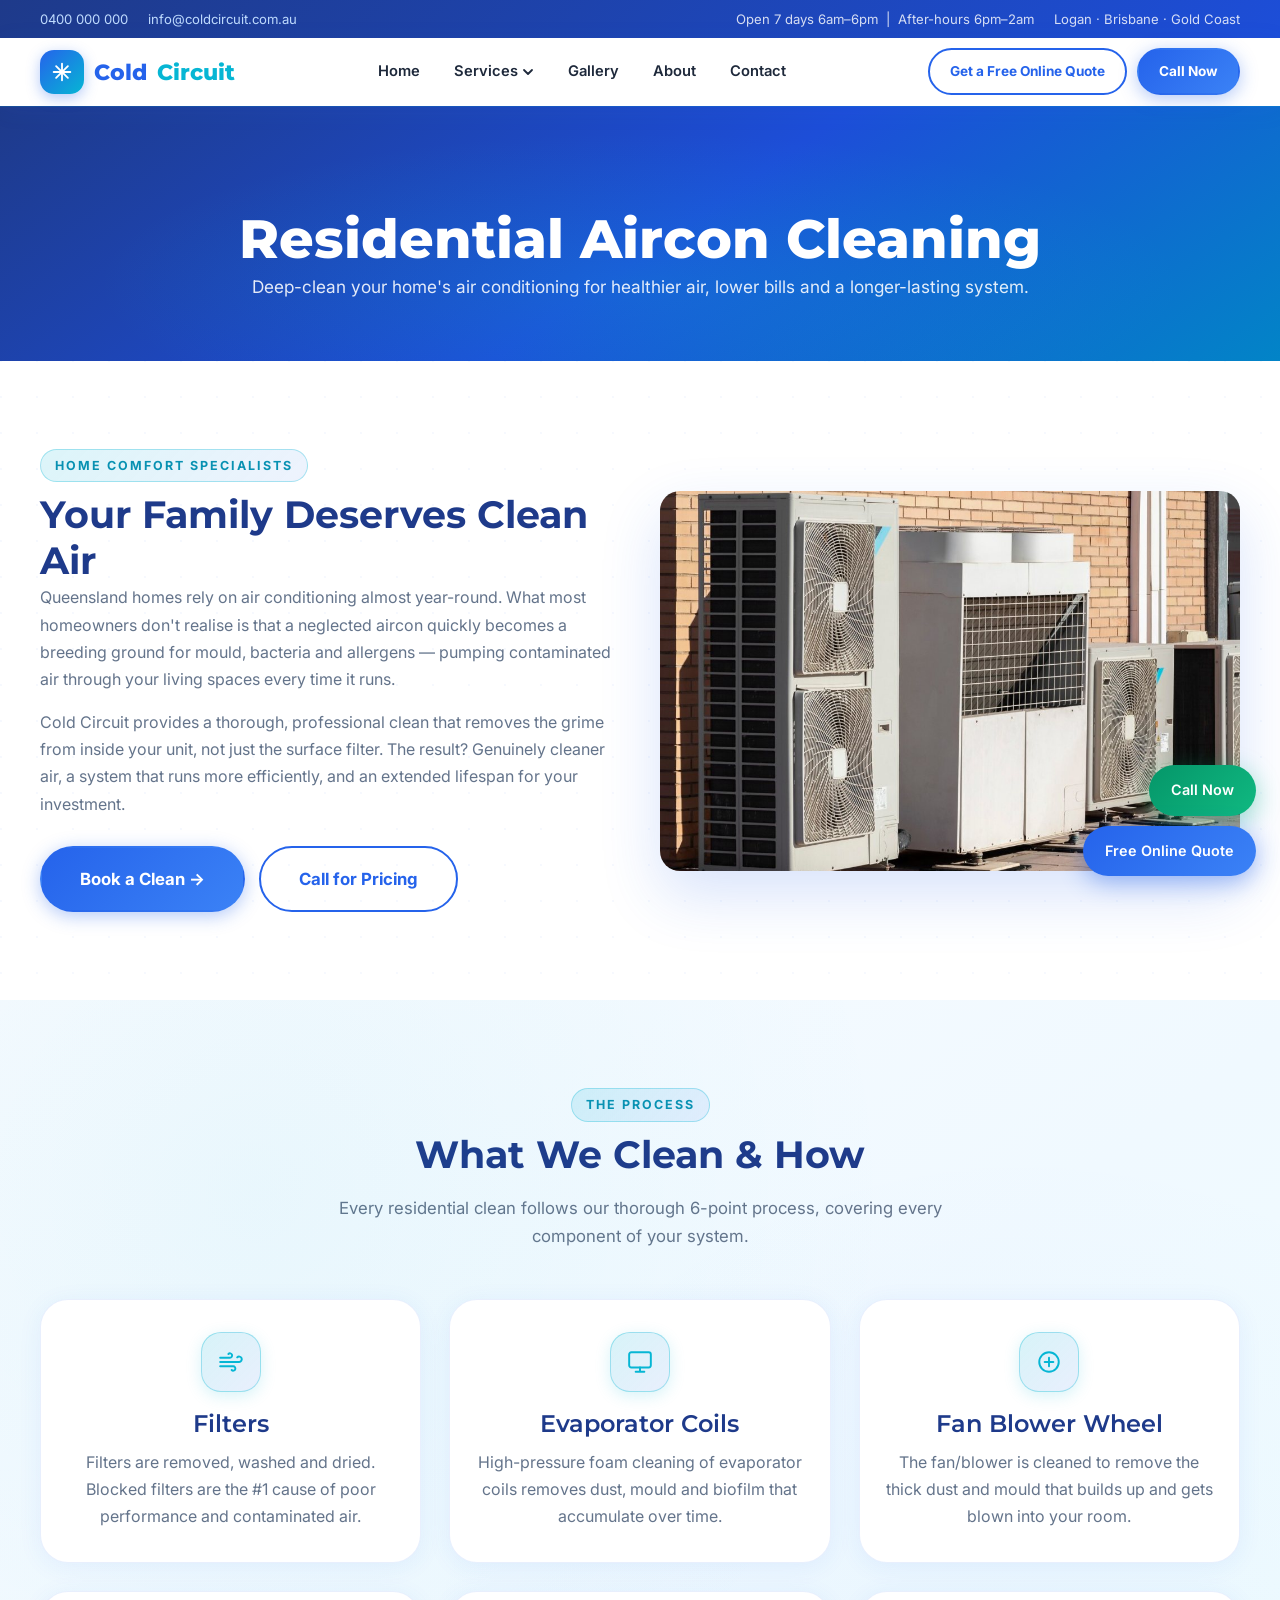
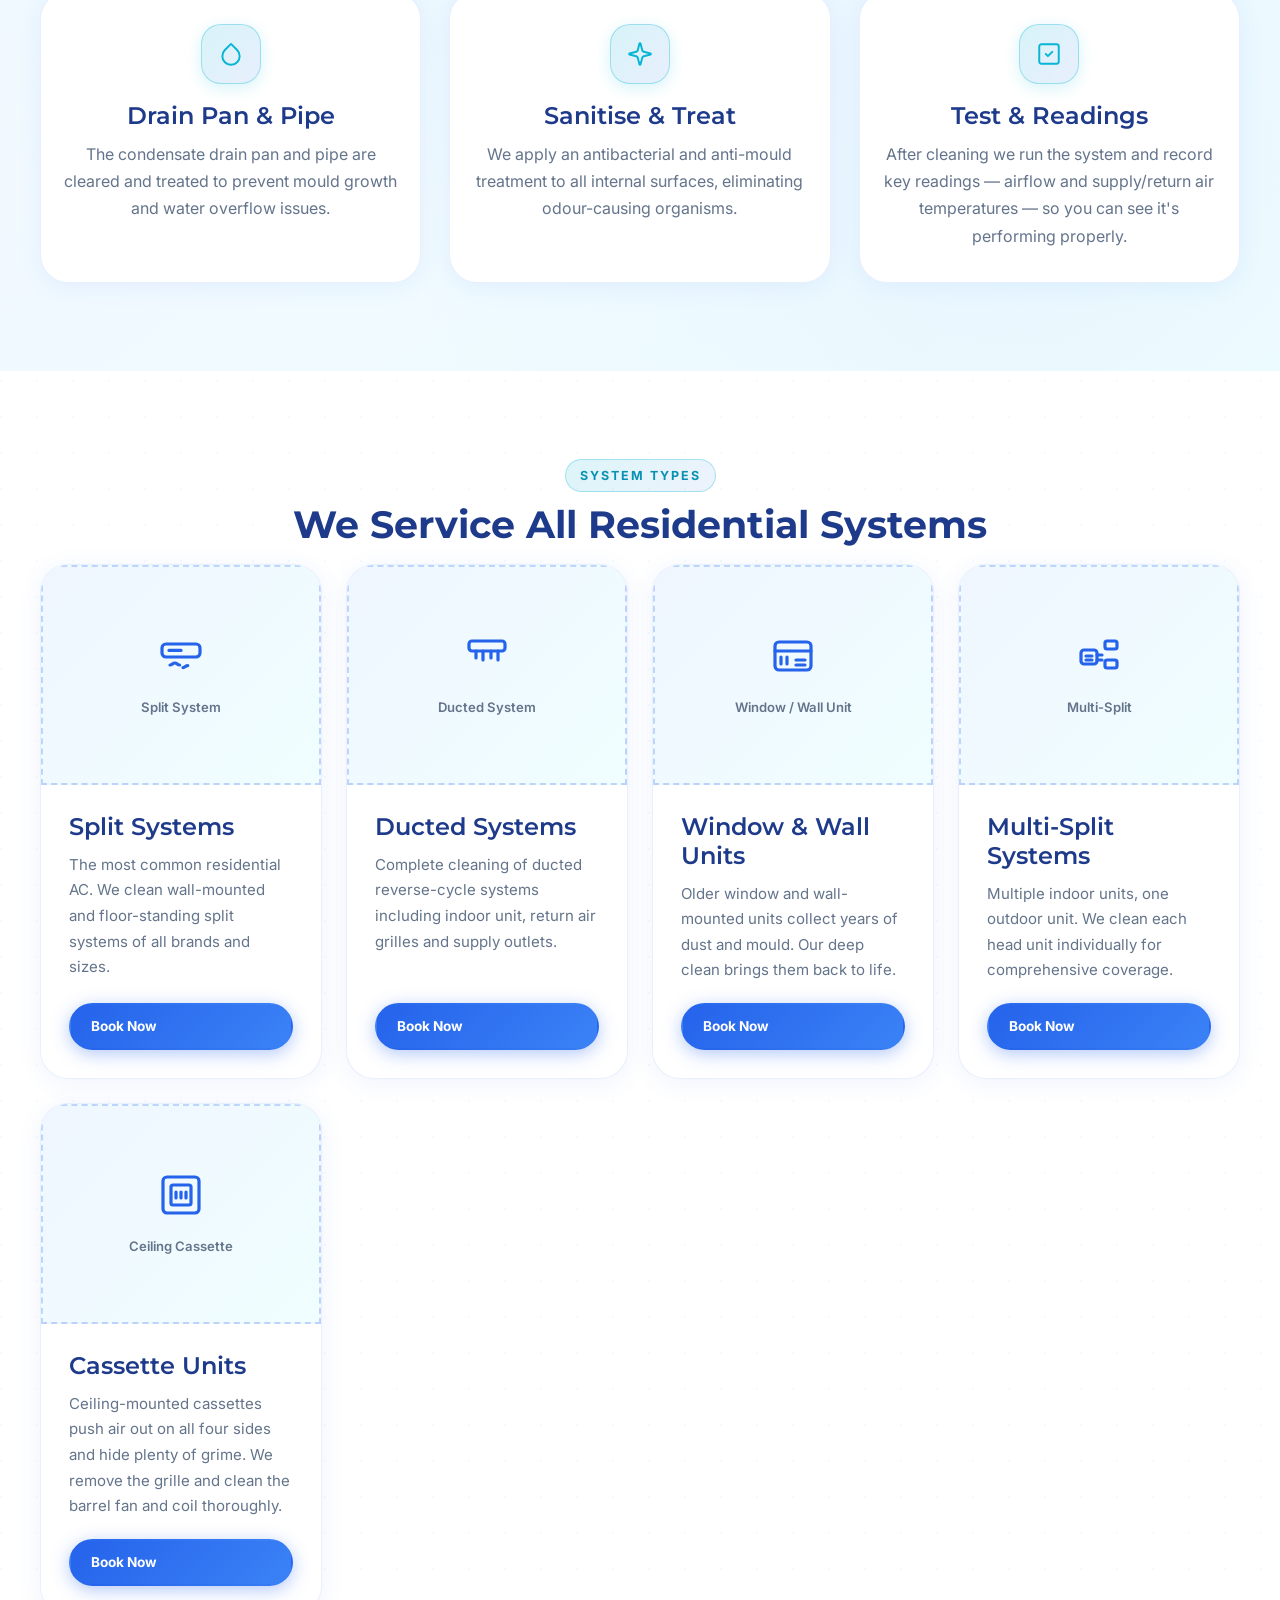
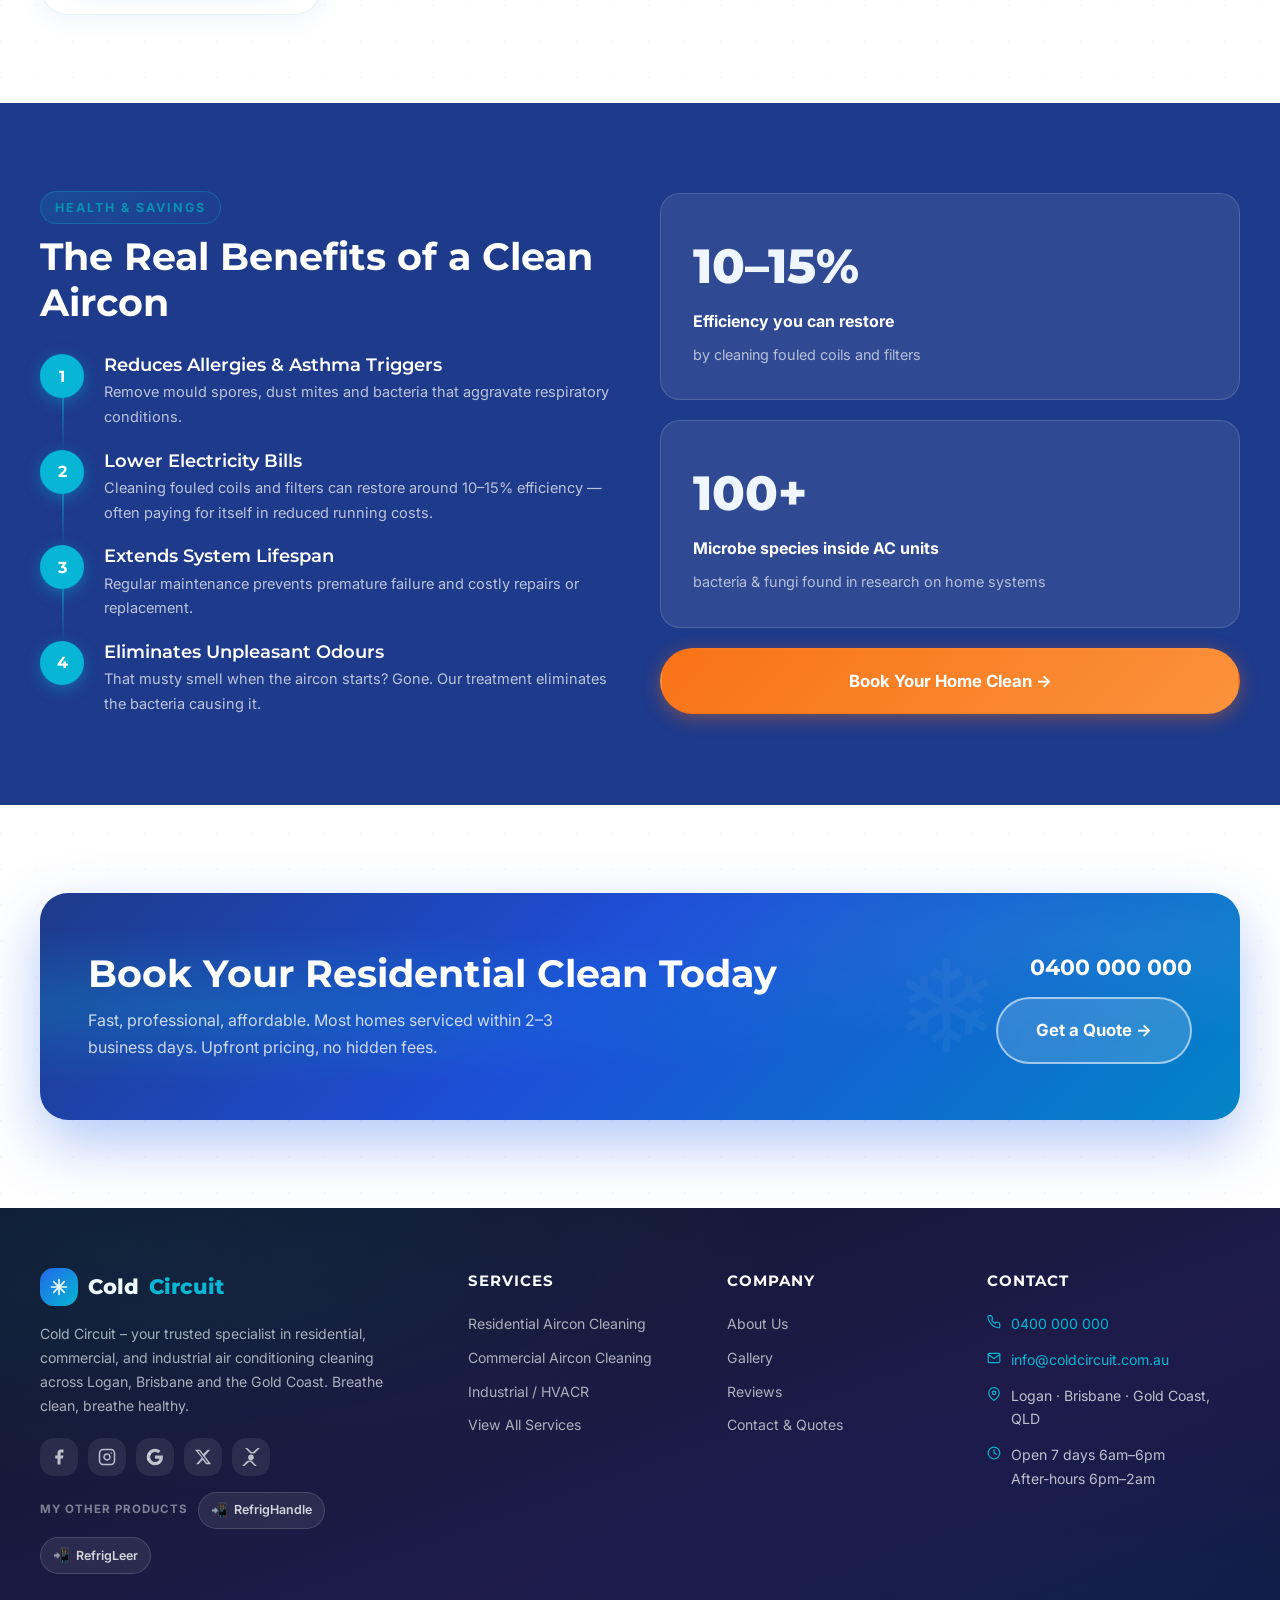
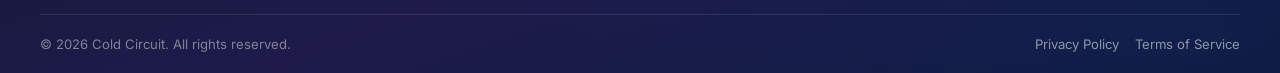
<file: residential.html>
<!DOCTYPE html>
<html lang="en">
<head>
  <meta charset="UTF-8">
  <meta name="viewport" content="width=device-width, initial-scale=1.0">
  <meta name="description" content="Residential aircon cleaning Brisbane – split systems, ducted, cassette units. Cold Circuit delivers deep cleaning for healthier home air. Book today.">
  <title>Residential Aircon Cleaning | Cold Circuit</title>
  <link rel="preconnect" href="https://fonts.googleapis.com">
  <link rel="preconnect" href="https://fonts.gstatic.com" crossorigin>
  <link href="https://fonts.googleapis.com/css2?family=Montserrat:wght@500;600;700&family=Inter:wght@400;500;600&display=swap" rel="stylesheet">
  <link rel="stylesheet" href="css/style.css">
</head>
<body id="top">

<div id="site-header"></div>

<section class="page-hero">
  <div class="container">
    <nav class="breadcrumb">
      <a href="index.html">Home</a>
      <span class="breadcrumb__sep">›</span>
      <a href="services.html">Services</a>
      <span class="breadcrumb__sep">›</span>
      <span>Residential</span>
    </nav>
    <h1>Residential Aircon Cleaning</h1>
    <p>Deep-clean your home's air conditioning for healthier air, lower bills and a longer-lasting system.</p>
  </div>
</section>

<!-- INTRO -->
<section class="section">
  <div class="container grid-2">
    <div>
      <div class="section-label">Home Comfort Specialists</div>
      <h2>Your Family Deserves Clean Air</h2>
      <p>Queensland homes rely on air conditioning almost year-round. What most homeowners don't realise is that a neglected aircon quickly becomes a breeding ground for mould, bacteria and allergens — pumping contaminated air through your living spaces every time it runs.</p>
      <p style="margin-top:16px;">Cold Circuit provides a thorough, professional clean that removes the grime from inside your unit, not just the surface filter. The result? Genuinely cleaner air, a system that runs more efficiently, and an extended lifespan for your investment.</p>
      <div class="btn-group" style="margin-top:28px;">
        <a href="contact.html" class="btn btn-primary btn-lg">Book a Clean →</a>
        <a href="tel:+61400000000" class="btn btn-outline-primary btn-lg">Call for Pricing</a>
      </div>
    </div>
    <div>
      <img src="images/residential-hero.jpg" alt="Residential split system air conditioners professionally cleaned by Cold Circuit in Brisbane" style="width:100%;height:380px;object-fit:cover;border-radius:20px;box-shadow:var(--shadow-lg);">
    </div>
  </div>
</section>

<!-- WHAT WE CLEAN -->
<section class="section section--alt">
  <div class="container">
    <div style="text-align:center;">
      <div class="section-label">The Process</div>
      <h2 class="section-title">What We Clean &amp; How</h2>
      <p class="section-intro section-intro--center">Every residential clean follows our thorough 6-point process, covering every component of your system.</p>
    </div>
    <div class="grid-3">
      <div class="why-card reveal">
        <div class="why-card__icon"><svg viewBox="0 0 24 24" fill="none" stroke="currentColor" stroke-width="1.8" stroke-linecap="round" stroke-linejoin="round" aria-hidden="true"><path d="M17.7 7.7a2.5 2.5 0 1 1 1.8 4.3H2"/><path d="M9.6 4.6A2 2 0 1 1 11 8H2"/><path d="M12.6 19.4A2 2 0 1 0 14 16H2"/></svg></div>
        <h3>Filters</h3>
        <p>Filters are removed, washed and dried. Blocked filters are the #1 cause of poor performance and contaminated air.</p>
      </div>
      <div class="why-card reveal reveal-delay-1">
        <div class="why-card__icon"><svg viewBox="0 0 24 24" fill="none" stroke="currentColor" stroke-width="1.8" stroke-linecap="round" stroke-linejoin="round" aria-hidden="true"><rect x="2" y="3" width="20" height="14" rx="2"/><path d="M8 21h8M12 17v4"/></svg></div>
        <h3>Evaporator Coils</h3>
        <p>High-pressure foam cleaning of evaporator coils removes dust, mould and biofilm that accumulate over time.</p>
      </div>
      <div class="why-card reveal reveal-delay-2">
        <div class="why-card__icon"><svg viewBox="0 0 24 24" fill="none" stroke="currentColor" stroke-width="1.8" stroke-linecap="round" stroke-linejoin="round" aria-hidden="true"><path d="M12 12m-9 0a9 9 0 1 0 18 0a9 9 0 1 0-18 0"/><path d="M12 8v8"/><path d="M8 12h8"/></svg></div>
        <h3>Fan Blower Wheel</h3>
        <p>The fan/blower is cleaned to remove the thick dust and mould that builds up and gets blown into your room.</p>
      </div>
      <div class="why-card reveal">
        <div class="why-card__icon"><svg viewBox="0 0 24 24" fill="none" stroke="currentColor" stroke-width="1.8" stroke-linecap="round" stroke-linejoin="round" aria-hidden="true"><path d="M12 2.69l5.66 5.66a8 8 0 1 1-11.31 0z"/></svg></div>
        <h3>Drain Pan &amp; Pipe</h3>
        <p>The condensate drain pan and pipe are cleared and treated to prevent mould growth and water overflow issues.</p>
      </div>
      <div class="why-card reveal reveal-delay-1">
        <div class="why-card__icon"><svg viewBox="0 0 24 24" fill="none" stroke="currentColor" stroke-width="1.8" stroke-linecap="round" stroke-linejoin="round" aria-hidden="true"><path d="M9.937 15.5A2 2 0 0 0 8.5 14.063l-6.135-1.582a.5.5 0 0 1 0-.962L8.5 9.936A2 2 0 0 0 9.937 8.5l1.582-6.135a.5.5 0 0 1 .963 0L14.063 8.5A2 2 0 0 0 15.5 9.937l6.135 1.581a.5.5 0 0 1 0 .964L15.5 14.063a2 2 0 0 0-1.437 1.437l-1.582 6.135a.5.5 0 0 1-.963 0z"/></svg></div>
        <h3>Sanitise &amp; Treat</h3>
        <p>We apply an antibacterial and anti-mould treatment to all internal surfaces, eliminating odour-causing organisms.</p>
      </div>
      <div class="why-card reveal reveal-delay-2">
        <div class="why-card__icon"><svg viewBox="0 0 24 24" fill="none" stroke="currentColor" stroke-width="1.8" stroke-linecap="round" stroke-linejoin="round" aria-hidden="true"><path d="M9 12 11 14 15 10"/><rect x="3" y="3" width="18" height="18" rx="2"/></svg></div>
        <h3>Test &amp; Readings</h3>
        <p>After cleaning we run the system and record key readings — airflow and supply/return air temperatures — so you can see it's performing properly.</p>
      </div>
    </div>
  </div>
</section>

<!-- UNIT TYPES -->
<section class="section">
  <div class="container">
    <div style="text-align:center;">
      <div class="section-label">System Types</div>
      <h2 class="section-title">We Service All Residential Systems</h2>
    </div>
    <div class="grid-4">
      <div class="service-card reveal">
        <div class="service-card__img">
          <div class="img-placeholder">
            <span class="img-placeholder__icon" style="opacity:1;color:var(--clr-primary);"><svg width="48" height="48" viewBox="0 0 24 24" fill="none" stroke="currentColor" stroke-width="1.6" stroke-linecap="round" stroke-linejoin="round" aria-hidden="true"><rect x="2.5" y="6" width="19" height="6.5" rx="2"/><path d="M6 9.2h6"/><path d="M6.5 16.5c1.2 0 1.2-1 2.4-1s1.2 1 2.4 1"/><path d="M13 17.8c1.2 0 1.2-1 2.4-1"/></svg></span>
            <span>Split System</span>
          </div>
        </div>
        <div class="service-card__body">
          <h3 class="service-card__title">Split Systems</h3>
          <p class="service-card__desc">The most common residential AC. We clean wall-mounted and floor-standing split systems of all brands and sizes.</p>
          <a href="contact.html" class="btn btn-primary btn-sm">Book Now</a>
        </div>
      </div>
      <div class="service-card reveal reveal-delay-1">
        <div class="service-card__img">
          <div class="img-placeholder">
            <span class="img-placeholder__icon" style="opacity:1;color:var(--clr-primary);"><svg width="48" height="48" viewBox="0 0 24 24" fill="none" stroke="currentColor" stroke-width="1.6" stroke-linecap="round" stroke-linejoin="round" aria-hidden="true"><rect x="3" y="4.5" width="18" height="5" rx="1.5"/><path d="M6.5 9.5v3.5M10 9.5v4.5M14 9.5v3.5M17.5 9.5v4.5"/></svg></span>
            <span>Ducted System</span>
          </div>
        </div>
        <div class="service-card__body">
          <h3 class="service-card__title">Ducted Systems</h3>
          <p class="service-card__desc">Complete cleaning of ducted reverse-cycle systems including indoor unit, return air grilles and supply outlets.</p>
          <a href="contact.html" class="btn btn-primary btn-sm">Book Now</a>
        </div>
      </div>
      <div class="service-card reveal reveal-delay-2">
        <div class="service-card__img">
          <div class="img-placeholder">
            <span class="img-placeholder__icon" style="opacity:1;color:var(--clr-primary);"><svg width="48" height="48" viewBox="0 0 24 24" fill="none" stroke="currentColor" stroke-width="1.6" stroke-linecap="round" stroke-linejoin="round" aria-hidden="true"><rect x="3" y="5" width="18" height="14" rx="2"/><path d="M3 9.5h18"/><path d="M6 12.5v3.5M9 12.5v3.5"/><path d="M13.5 14h4.5M13.5 16.5h4.5"/></svg></span>
            <span>Window / Wall Unit</span>
          </div>
        </div>
        <div class="service-card__body">
          <h3 class="service-card__title">Window &amp; Wall Units</h3>
          <p class="service-card__desc">Older window and wall-mounted units collect years of dust and mould. Our deep clean brings them back to life.</p>
          <a href="contact.html" class="btn btn-primary btn-sm">Book Now</a>
        </div>
      </div>
      <div class="service-card reveal reveal-delay-3">
        <div class="service-card__img">
          <div class="img-placeholder">
            <span class="img-placeholder__icon" style="opacity:1;color:var(--clr-primary);"><svg width="48" height="48" viewBox="0 0 24 24" fill="none" stroke="currentColor" stroke-width="1.6" stroke-linecap="round" stroke-linejoin="round" aria-hidden="true"><rect x="3" y="9" width="8" height="7" rx="1.5"/><path d="M5.5 12h3M5.5 14h3"/><rect x="15" y="4.5" width="6" height="4" rx="1"/><rect x="15" y="14" width="6" height="4" rx="1"/><path d="M11 11.5h2.5M11 14h2.5"/></svg></span>
            <span>Multi-Split</span>
          </div>
        </div>
        <div class="service-card__body">
          <h3 class="service-card__title">Multi-Split Systems</h3>
          <p class="service-card__desc">Multiple indoor units, one outdoor unit. We clean each head unit individually for comprehensive coverage.</p>
          <a href="contact.html" class="btn btn-primary btn-sm">Book Now</a>
        </div>
      </div>
      <div class="service-card reveal">
        <div class="service-card__img">
          <div class="img-placeholder">
            <span class="img-placeholder__icon" style="opacity:1;color:var(--clr-primary);"><svg width="48" height="48" viewBox="0 0 24 24" fill="none" stroke="currentColor" stroke-width="1.6" stroke-linecap="round" stroke-linejoin="round" aria-hidden="true"><rect x="3" y="3" width="18" height="18" rx="2"/><rect x="7" y="7" width="10" height="10" rx="1"/><path d="M9.5 10.5v3M12 10.5v3M14.5 10.5v3"/></svg></span>
            <span>Ceiling Cassette</span>
          </div>
        </div>
        <div class="service-card__body">
          <h3 class="service-card__title">Cassette Units</h3>
          <p class="service-card__desc">Ceiling-mounted cassettes push air out on all four sides and hide plenty of grime. We remove the grille and clean the barrel fan and coil thoroughly.</p>
          <a href="contact.html" class="btn btn-primary btn-sm">Book Now</a>
        </div>
      </div>
    </div>
  </div>
</section>

<!-- HEALTH BENEFITS -->
<section class="section section--dark">
  <div class="container">
    <div class="grid-2">
      <div>
        <div class="section-label text-accent">Health &amp; Savings</div>
        <h2>The Real Benefits of a Clean Aircon</h2>
        <div class="process-steps" style="margin-top:28px;">
          <div class="process-step">
            <div class="process-step__num" style="background:var(--clr-accent);">1</div>
            <div class="process-step__body">
              <h4 style="color:white;">Reduces Allergies &amp; Asthma Triggers</h4>
              <p style="color:rgba(255,255,255,0.7);">Remove mould spores, dust mites and bacteria that aggravate respiratory conditions.</p>
            </div>
          </div>
          <div class="process-step">
            <div class="process-step__num" style="background:var(--clr-accent);">2</div>
            <div class="process-step__body">
              <h4 style="color:white;">Lower Electricity Bills</h4>
              <p style="color:rgba(255,255,255,0.7);">Cleaning fouled coils and filters can restore around 10–15% efficiency — often paying for itself in reduced running costs.</p>
            </div>
          </div>
          <div class="process-step">
            <div class="process-step__num" style="background:var(--clr-accent);">3</div>
            <div class="process-step__body">
              <h4 style="color:white;">Extends System Lifespan</h4>
              <p style="color:rgba(255,255,255,0.7);">Regular maintenance prevents premature failure and costly repairs or replacement.</p>
            </div>
          </div>
          <div class="process-step">
            <div class="process-step__num" style="background:var(--clr-accent);">4</div>
            <div class="process-step__body">
              <h4 style="color:white;">Eliminates Unpleasant Odours</h4>
              <p style="color:rgba(255,255,255,0.7);">That musty smell when the aircon starts? Gone. Our treatment eliminates the bacteria causing it.</p>
            </div>
          </div>
        </div>
      </div>
      <div style="display:flex;flex-direction:column;gap:20px;">
        <div style="background:rgba(255,255,255,0.08);border:1px solid rgba(255,255,255,0.15);border-radius:20px;padding:32px;">
          <div style="font-size:3rem;font-weight:800;color:var(--clr-primary-light);font-family:var(--font-head);">10–15%</div>
          <div style="color:white;font-weight:700;margin-bottom:8px;">Efficiency you can restore</div>
          <div style="color:rgba(255,255,255,0.65);font-size:0.9rem;">by cleaning fouled coils and filters</div>
        </div>
        <div style="background:rgba(255,255,255,0.08);border:1px solid rgba(255,255,255,0.15);border-radius:20px;padding:32px;">
          <div style="font-size:3rem;font-weight:800;color:var(--clr-primary-light);font-family:var(--font-head);">100+</div>
          <div style="color:white;font-weight:700;margin-bottom:8px;">Microbe species inside AC units</div>
          <div style="color:rgba(255,255,255,0.65);font-size:0.9rem;">bacteria &amp; fungi found in research on home systems</div>
        </div>
        <a href="contact.html" class="btn btn-accent btn-lg" style="text-align:center;justify-content:center;">Book Your Home Clean →</a>
      </div>
    </div>
  </div>
</section>

<!-- CTA -->
<section class="section">
  <div class="container">
    <div class="cta-banner">
      <div>
        <h2>Book Your Residential Clean Today</h2>
        <p>Fast, professional, affordable. Most homes serviced within 2–3 business days. Upfront pricing, no hidden fees.</p>
      </div>
      <div class="cta-banner__actions">
        <a href="tel:+61400000000" class="phone-link">0400 000 000</a>
        <a href="contact.html" class="btn btn-outline btn-lg">Get a Quote →</a>
      </div>
    </div>
  </div>
</section>

<div id="site-footer"></div>
<script src="js/main.js"></script>
</body>
</html>
</file>
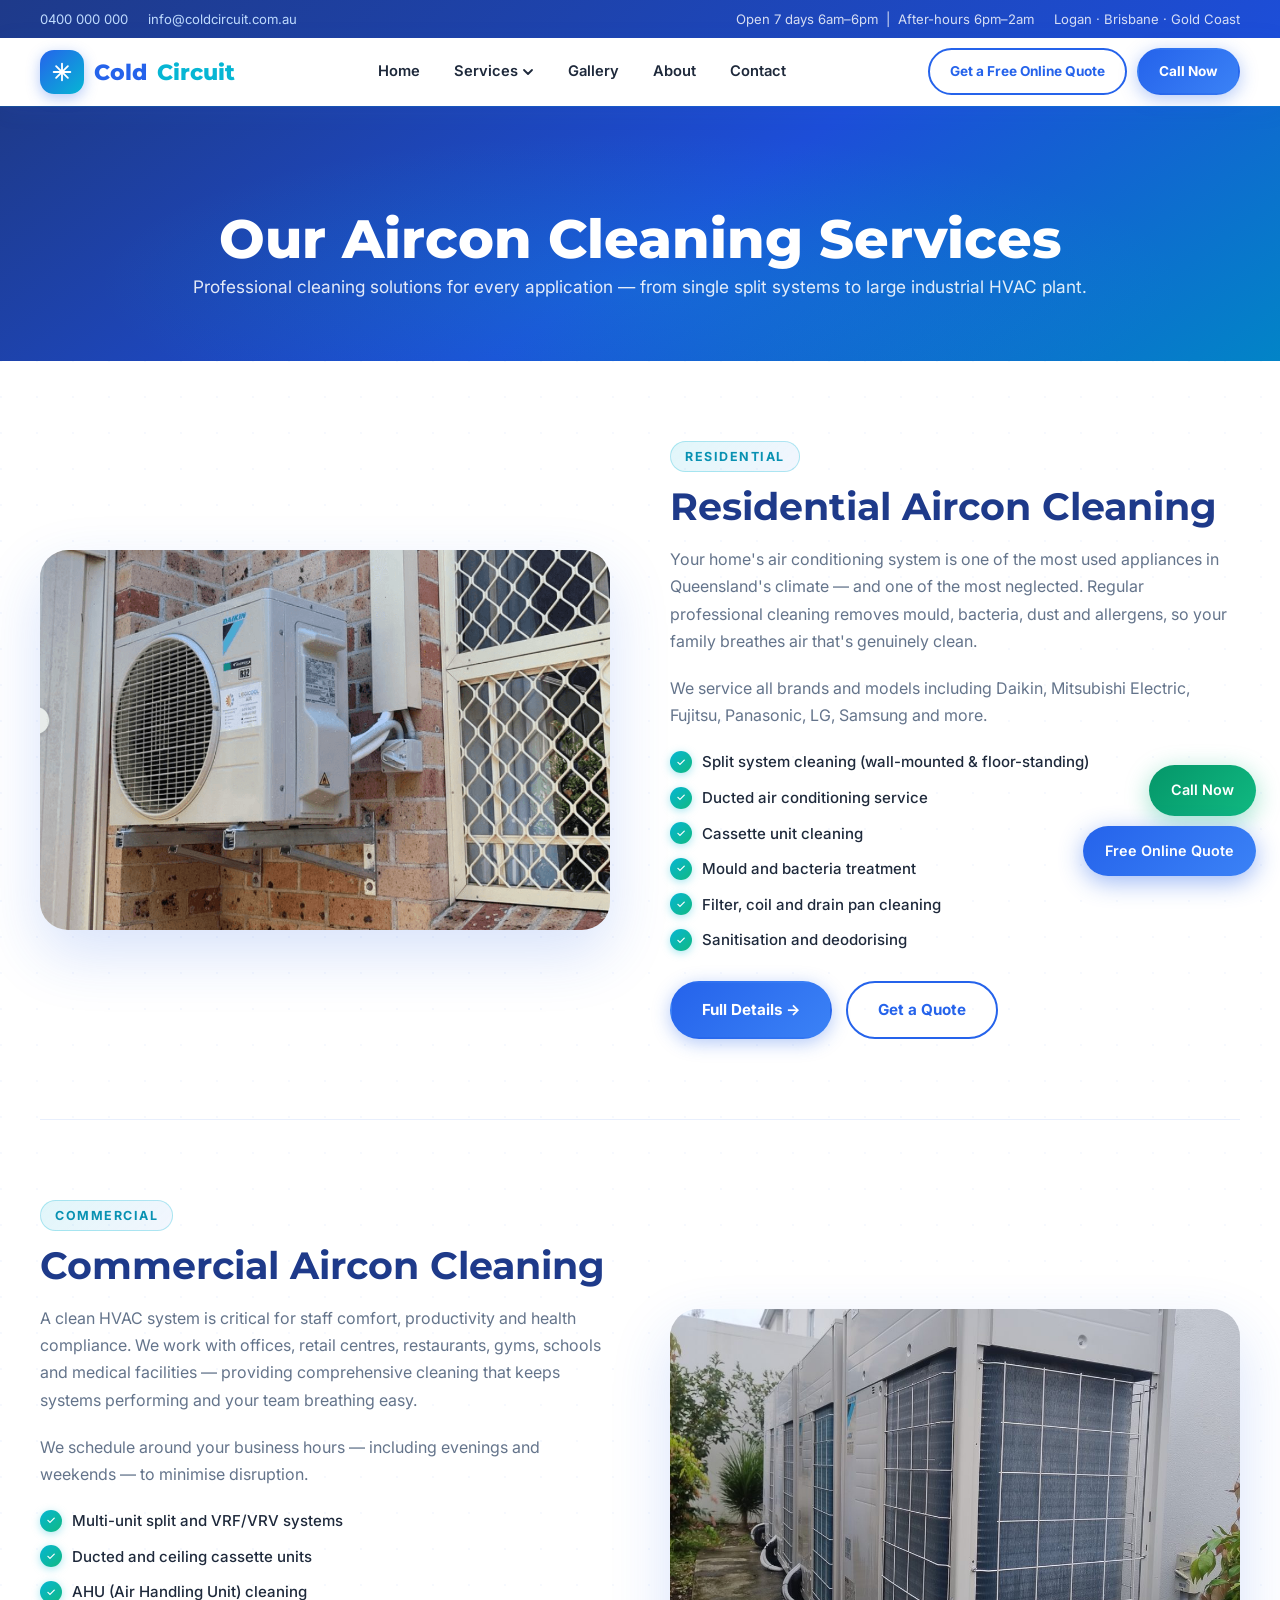
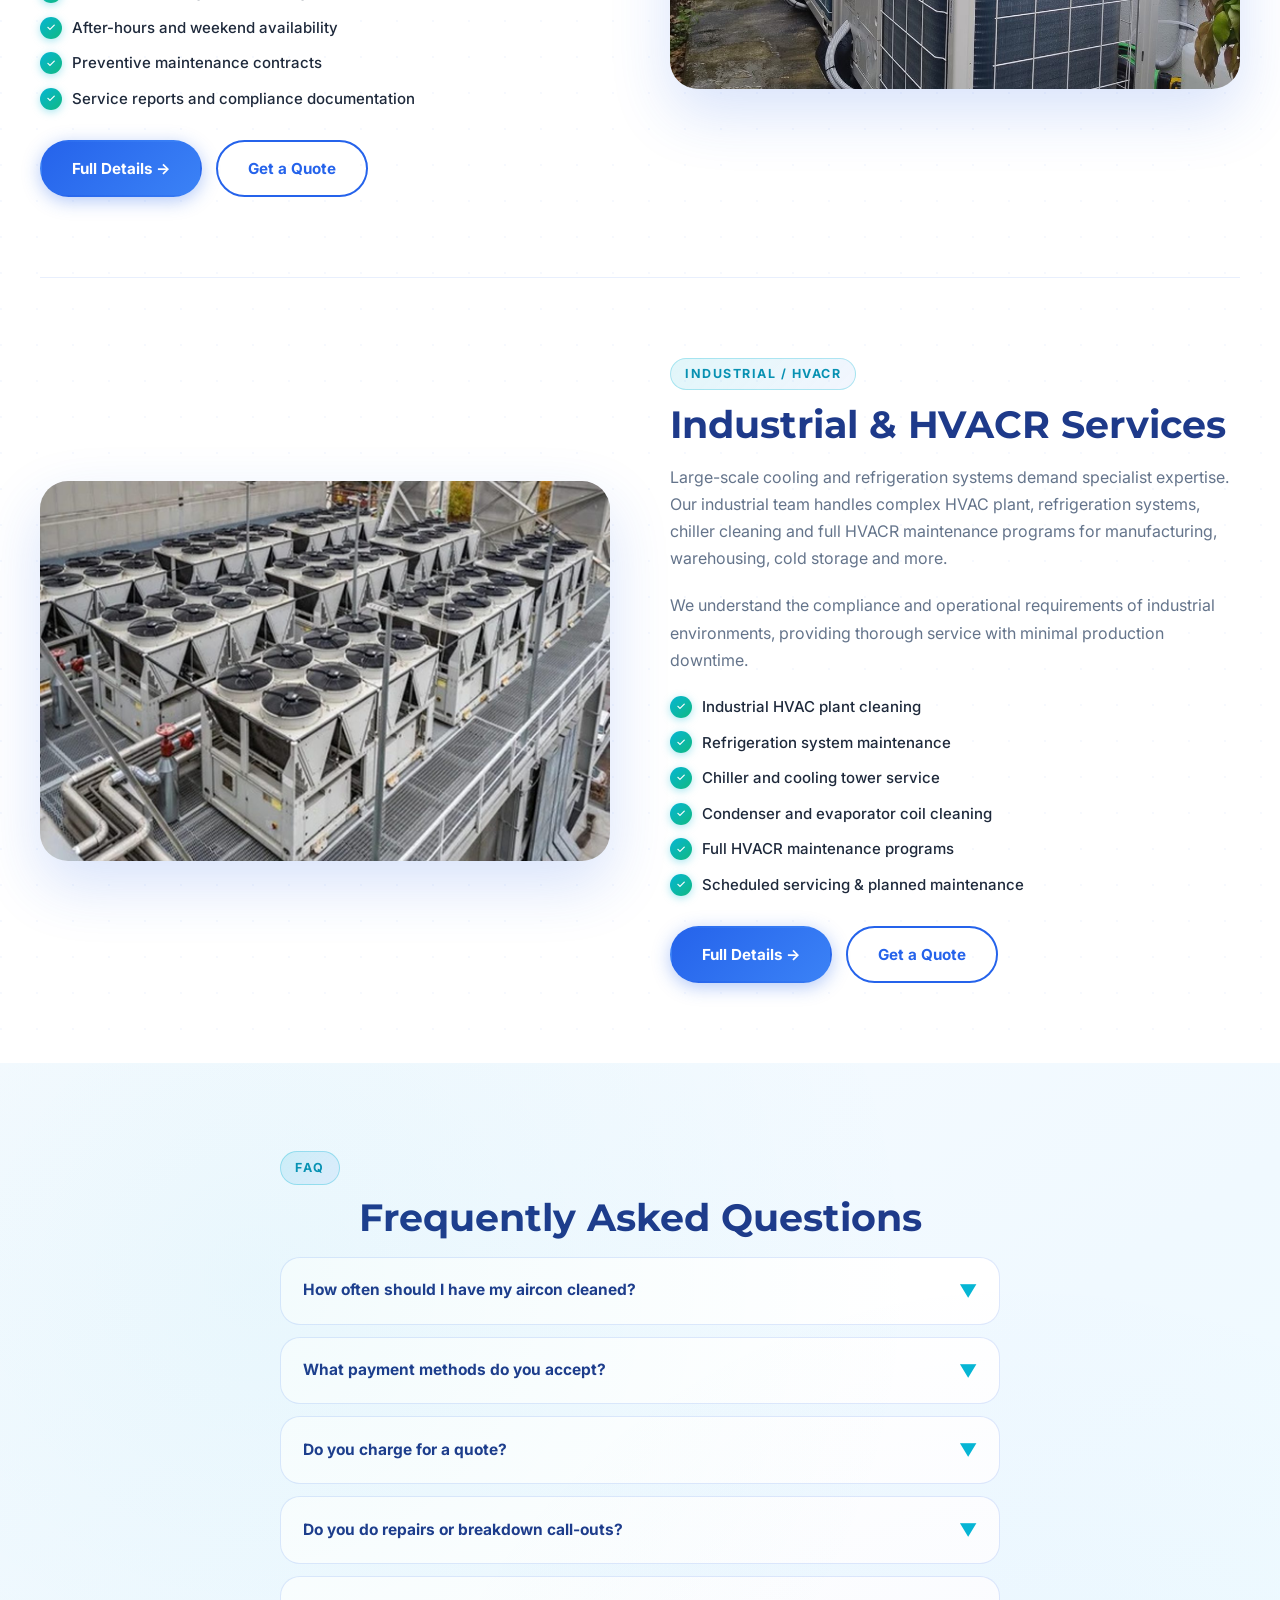
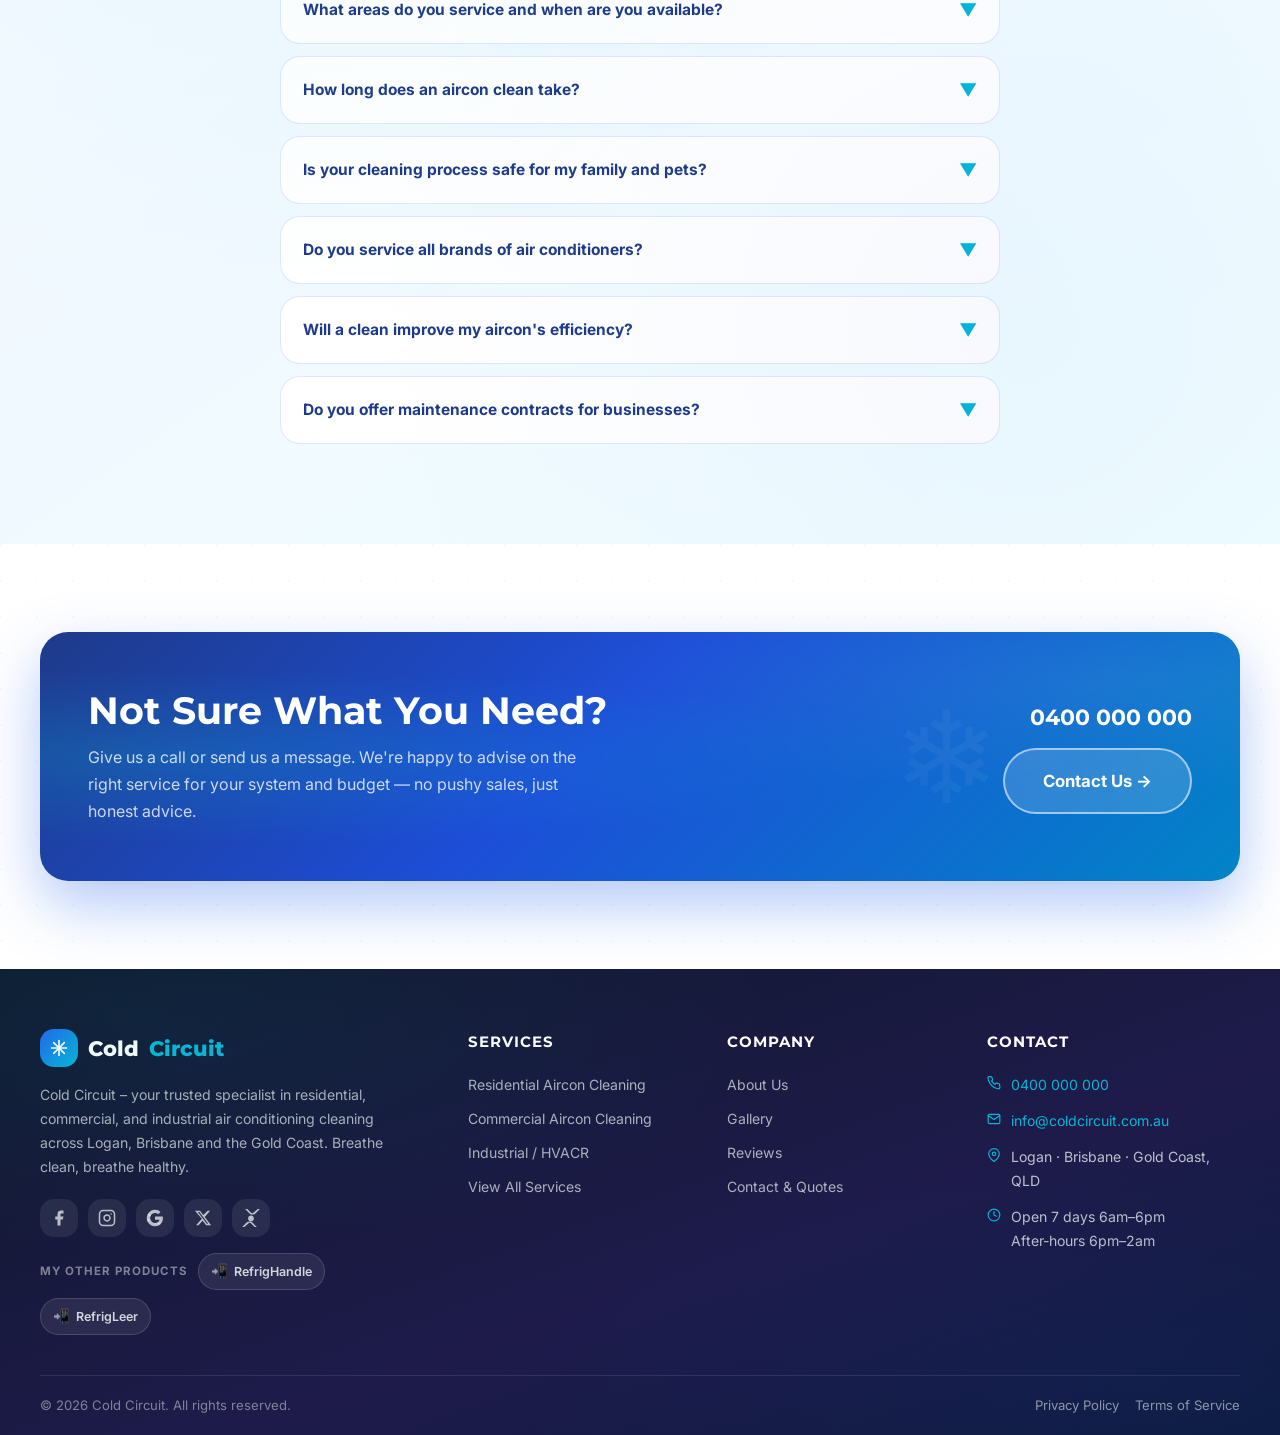
<file: services.html>
<!DOCTYPE html>
<html lang="en">
<head>
  <meta charset="UTF-8">
  <meta name="viewport" content="width=device-width, initial-scale=1.0">
  <meta name="description" content="Cold Circuit aircon cleaning services – residential, commercial, and industrial HVACR cleaning Brisbane. View all services and get a free quote.">
  <title>Services | Cold Circuit</title>
  <link rel="preconnect" href="https://fonts.googleapis.com">
  <link rel="preconnect" href="https://fonts.gstatic.com" crossorigin>
  <link href="https://fonts.googleapis.com/css2?family=Montserrat:wght@500;600;700&family=Inter:wght@400;500;600&display=swap" rel="stylesheet">
  <link rel="stylesheet" href="css/style.css">
</head>
<body id="top">

<div id="site-header"></div>

<!-- PAGE HERO -->
<section class="page-hero">
  <div class="container">
    <nav class="breadcrumb">
      <a href="index.html">Home</a>
      <span class="breadcrumb__sep">›</span>
      <span>Services</span>
    </nav>
    <h1>Our Aircon Cleaning Services</h1>
    <p>Professional cleaning solutions for every application — from single split systems to large industrial HVAC plant.</p>
  </div>
</section>

<!-- SERVICE DETAILS -->
<div class="container">

  <!-- Residential -->
  <div class="service-detail">
    <div class="service-detail__img">
      <img src="images/residential-split.png" alt="Residential Daikin split system outdoor unit installed and serviced by Cold Circuit in Brisbane">
    </div>
    <div>
      <div class="service-detail__tag">Residential</div>
      <h2>Residential Aircon Cleaning</h2>
      <p>Your home's air conditioning system is one of the most used appliances in Queensland's climate — and one of the most neglected. Regular professional cleaning removes mould, bacteria, dust and allergens, so your family breathes air that's genuinely clean.</p>
      <p>We service all brands and models including Daikin, Mitsubishi Electric, Fujitsu, Panasonic, LG, Samsung and more.</p>
      <div class="service-feature-list">
        <div class="service-feature"><span class="service-feature-check">✓</span> Split system cleaning (wall-mounted &amp; floor-standing)</div>
        <div class="service-feature"><span class="service-feature-check">✓</span> Ducted air conditioning service</div>
        <div class="service-feature"><span class="service-feature-check">✓</span> Cassette unit cleaning</div>
        <div class="service-feature"><span class="service-feature-check">✓</span> Mould and bacteria treatment</div>
        <div class="service-feature"><span class="service-feature-check">✓</span> Filter, coil and drain pan cleaning</div>
        <div class="service-feature"><span class="service-feature-check">✓</span> Sanitisation and deodorising</div>
      </div>
      <div class="btn-group">
        <a href="residential.html" class="btn btn-primary">Full Details →</a>
        <a href="contact.html" class="btn btn-outline-primary">Get a Quote</a>
      </div>
    </div>
  </div>

  <!-- Commercial -->
  <div class="service-detail service-detail--reverse">
    <div class="service-detail__img">
      <img src="images/commercial.jpg" alt="Commercial multi-unit VRV air conditioning system serviced by Cold Circuit">
    </div>
    <div>
      <div class="service-detail__tag">Commercial</div>
      <h2>Commercial Aircon Cleaning</h2>
      <p>A clean HVAC system is critical for staff comfort, productivity and health compliance. We work with offices, retail centres, restaurants, gyms, schools and medical facilities — providing comprehensive cleaning that keeps systems performing and your team breathing easy.</p>
      <p>We schedule around your business hours — including evenings and weekends — to minimise disruption.</p>
      <div class="service-feature-list">
        <div class="service-feature"><span class="service-feature-check">✓</span> Multi-unit split and VRF/VRV systems</div>
        <div class="service-feature"><span class="service-feature-check">✓</span> Ducted and ceiling cassette units</div>
        <div class="service-feature"><span class="service-feature-check">✓</span> AHU (Air Handling Unit) cleaning</div>
        <div class="service-feature"><span class="service-feature-check">✓</span> After-hours and weekend availability</div>
        <div class="service-feature"><span class="service-feature-check">✓</span> Preventive maintenance contracts</div>
        <div class="service-feature"><span class="service-feature-check">✓</span> Service reports and compliance documentation</div>
      </div>
      <div class="btn-group">
        <a href="commercial.html" class="btn btn-primary">Full Details →</a>
        <a href="contact.html" class="btn btn-outline-primary">Get a Quote</a>
      </div>
    </div>
  </div>

  <!-- Industrial -->
  <div class="service-detail">
    <div class="service-detail__img">
      <img src="images/industrial.jpg" alt="Industrial rooftop chiller and HVAC plant serviced by Cold Circuit">
    </div>
    <div>
      <div class="service-detail__tag">Industrial / HVACR</div>
      <h2>Industrial &amp; HVACR Services</h2>
      <p>Large-scale cooling and refrigeration systems demand specialist expertise. Our industrial team handles complex HVAC plant, refrigeration systems, chiller cleaning and full HVACR maintenance programs for manufacturing, warehousing, cold storage and more.</p>
      <p>We understand the compliance and operational requirements of industrial environments, providing thorough service with minimal production downtime.</p>
      <div class="service-feature-list">
        <div class="service-feature"><span class="service-feature-check">✓</span> Industrial HVAC plant cleaning</div>
        <div class="service-feature"><span class="service-feature-check">✓</span> Refrigeration system maintenance</div>
        <div class="service-feature"><span class="service-feature-check">✓</span> Chiller and cooling tower service</div>
        <div class="service-feature"><span class="service-feature-check">✓</span> Condenser and evaporator coil cleaning</div>
        <div class="service-feature"><span class="service-feature-check">✓</span> Full HVACR maintenance programs</div>
        <div class="service-feature"><span class="service-feature-check">✓</span> Scheduled servicing &amp; planned maintenance</div>
      </div>
      <div class="btn-group">
        <a href="industrial.html" class="btn btn-primary">Full Details →</a>
        <a href="contact.html" class="btn btn-outline-primary">Get a Quote</a>
      </div>
    </div>
  </div>

</div>

<!-- FAQ -->
<section class="section section--alt">
  <div class="container">
    <div style="max-width:720px;margin:0 auto;">
      <div class="section-label" style="text-align:center;">FAQ</div>
      <h2 class="section-title" style="text-align:center;">Frequently Asked Questions</h2>

      <div class="faq-item">
        <div class="faq-question">How often should I have my aircon cleaned? <span class="faq-chevron">▼</span></div>
        <div class="faq-answer">As a guide, most residential systems are best cleaned every 6–12 months, depending on usage, pets, and indoor air quality needs. Commercial systems are commonly serviced monthly, quarterly, or every 6 months based on operating hours and environment. Industrial and HVACR sites often need more frequent cleaning schedules due to heavier loads and harsher conditions.</div>
      </div>
      <div class="faq-item">
        <div class="faq-question">What payment methods do you accept? <span class="faq-chevron">▼</span></div>
        <div class="faq-answer">Three easy ways to pay, all with a GST tax invoice: <strong>Cash</strong> on the day, <strong>bank transfer</strong> (our details are on your invoice, pay in your own time), or <strong>XRP</strong> if you prefer crypto — we'll share a wallet address and confirm the amount at the current AUD rate. Payment is due once the job's done and you're happy with the result.</div>
      </div>
      <div class="faq-item">
        <div class="faq-question">Do you charge for a quote? <span class="faq-chevron">▼</span></div>
        <div class="faq-answer">Online quotes are completely free — just send through your details and we'll get back to you. If you'd like an on-site quote or assessment, we can arrange that too, though in-person quotes may be invoiced. We'll always let you know upfront before any charge applies.</div>
      </div>
      <div class="faq-item">
        <div class="faq-question">Do you do repairs or breakdown call-outs? <span class="faq-chevron">▼</span></div>
        <div class="faq-answer">At this stage we focus purely on cleaning and servicing — deep cleans, sanitising and scheduled maintenance to keep your system healthy. We don't currently take on repair or breakdown call-outs, but keeping your system clean is one of the best ways to avoid them.</div>
      </div>
      <div class="faq-item">
        <div class="faq-question">What areas do you service and when are you available? <span class="faq-chevron">▼</span></div>
        <div class="faq-answer">We service Logan, Brisbane and down to the Gold Coast, seven days a week from 6am–6pm, with after-hours appointments available between 6pm and 2am — ideal for businesses that can't have downtime during the day.</div>
      </div>
      <div class="faq-item">
        <div class="faq-question">How long does an aircon clean take? <span class="faq-chevron">▼</span></div>
        <div class="faq-answer">A standard residential split system clean takes 45–75 minutes. Ducted systems or multiple units take longer. Commercial and industrial jobs are quoted on-site based on system size and complexity.</div>
      </div>
      <div class="faq-item">
        <div class="faq-question">Is your cleaning process safe for my family and pets? <span class="faq-chevron">▼</span></div>
        <div class="faq-answer">Yes. We use eco-friendly, biodegradable cleaning agents that are completely safe for humans, children and pets once the unit is running. We'll always advise you of any specific precautions before we begin.</div>
      </div>
      <div class="faq-item">
        <div class="faq-question">Do you service all brands of air conditioners? <span class="faq-chevron">▼</span></div>
        <div class="faq-answer">Yes — we service all major brands including Daikin, Mitsubishi Electric, Fujitsu, Panasonic, LG, Samsung, Hitachi, Toshiba, Carrier, and more. Residential, commercial and industrial models all welcomed.</div>
      </div>
      <div class="faq-item">
        <div class="faq-question">Will a clean improve my aircon's efficiency? <span class="faq-chevron">▼</span></div>
        <div class="faq-answer">Absolutely. A dirty system works harder to reach the set temperature, consuming significantly more energy. Many customers report a noticeable reduction in their electricity bill after a professional clean.</div>
      </div>
      <div class="faq-item">
        <div class="faq-question">Do you offer maintenance contracts for businesses? <span class="faq-chevron">▼</span></div>
        <div class="faq-answer">Yes! We offer flexible preventive maintenance contracts for commercial and industrial clients, including scheduled visits, priority booking and discounted rates. Contact us to discuss a plan that suits your needs.</div>
      </div>
    </div>
  </div>
</section>

<!-- CTA -->
<section class="section">
  <div class="container">
    <div class="cta-banner">
      <div>
        <h2>Not Sure What You Need?</h2>
        <p>Give us a call or send us a message. We're happy to advise on the right service for your system and budget — no pushy sales, just honest advice.</p>
      </div>
      <div class="cta-banner__actions">
        <a href="tel:+61400000000" class="phone-link">0400 000 000</a>
        <a href="contact.html" class="btn btn-outline btn-lg">Contact Us →</a>
      </div>
    </div>
  </div>
</section>

<div id="site-footer"></div>
<script src="js/main.js"></script>
</body>
</html>
</file>
<file: css/style.css>
/* ============================================================
   Cold Circuit  |  style.css
   ============================================================ */

/* ----- CSS Custom Properties ----- */
:root {
  --clr-primary:       #2563eb;         /* Vibrant sky blue */
  --clr-primary-dark:  #1d4ed8;
  --clr-primary-light: #eff6ff;
  --clr-accent:        #06b6d4;         /* Bright cyan */
  --clr-accent-dark:   #0891b2;
  --clr-coral:         #f97316;         /* Warm coral – fun CTA pop */
  --clr-coral-dark:    #ea580c;
  --clr-mint:          #ecfeff;
  --clr-ice:           #eff6ff;
  --clr-ice-deep:      #dbeafe;
  --clr-dark:          #1e3a8a;         /* Deep navy (replaces near-black) */
  --clr-text:          #1e293b;
  --clr-text-light:    #64748b;
  --clr-bg:            #ffffff;
  --clr-white:         #ffffff;
  --clr-grey-light:    #f1f5f9;
  --clr-grey:          #e2e8f0;
  --clr-success:       #10b981;
  --clr-warning:       #f59e0b;
  --clr-sun:           #fde68a;   /* Warm yellow highlight */
  --clr-sun-bright:    #fb923c;   /* Bright warm orange */
  --clr-topbar-link:   #bfdbfe;   /* Light blue for topbar links */
  --radius-sm:  14px;
  --radius-md:  20px;
  --radius-lg:  28px;
  --radius-xl:  48px;
  --shadow-sm:   0 4px 24px rgba(37, 99, 235, 0.08);
  --shadow-md:   0 12px 40px rgba(37, 99, 235, 0.13);
  --shadow-lg:   0 24px 60px rgba(37, 99, 235, 0.18);
  --shadow-glow: 0 0 36px rgba(6, 182, 212, 0.35);
  --glass-bg:     rgba(255, 255, 255, 0.82);
  --glass-border: rgba(255, 255, 255, 0.95);
  --transition: 0.28s cubic-bezier(0.4, 0, 0.2, 1);
  --font-head: 'Montserrat', 'Segoe UI', sans-serif;
  --font-body: 'Inter', 'Segoe UI', system-ui, sans-serif;
  --nav-h: 68px;
}

/* ----- Reset / Base ----- */
*, *::before, *::after { box-sizing: border-box; margin: 0; padding: 0; }

html { scroll-behavior: smooth; font-size: 16px; }

body {
  font-family: var(--font-body);
  background: #ffffff;
  background-image:
    radial-gradient(circle at 1px 1px, rgba(37, 99, 235, 0.04) 1px, transparent 0);
  background-size: 36px 36px;
  color: var(--clr-text);
  line-height: 1.7;
  overflow-x: hidden;
}

/* ----- Global Keyframes ----- */
@keyframes float {
  0%, 100% { transform: translateY(0px) rotate(0deg); }
  33%       { transform: translateY(-14px) rotate(6deg); }
  66%       { transform: translateY(-7px) rotate(-4deg); }
}
@keyframes drift {
  0%   { transform: translateX(0) translateY(0) rotate(0deg); opacity: 0.6; }
  50%  { transform: translateX(30px) translateY(-60px) rotate(180deg); opacity: 0.3; }
  100% { transform: translateX(-20px) translateY(-120px) rotate(360deg); opacity: 0; }
}
@keyframes shimmer {
  0%   { background-position: -200% center; }
  100% { background-position: 200% center; }
}
@keyframes pulse-ring {
  0%   { transform: scale(1); opacity: 0.7; }
  100% { transform: scale(2.2); opacity: 0; }
}
@keyframes aurora-shift {
  0%, 100% { background-position: 0% 50%; }
  50%       { background-position: 100% 50%; }
}
@keyframes snowfall {
  0%   { transform: translateY(-10px) rotate(0deg); opacity: 1; }
  100% { transform: translateY(110vh) rotate(720deg); opacity: 0; }
}

img { display: block; max-width: 100%; height: auto; }
a { color: inherit; text-decoration: none; }
ul { list-style: none; }
button { cursor: pointer; font-family: inherit; }

/* ----- Typography ----- */
h1,h2,h3,h4,h5 {
  font-family: var(--font-head);
  line-height: 1.2;
  color: var(--clr-dark);
}
h1 { font-size: clamp(2rem, 5vw, 3.4rem); font-weight: 800; }
h2 { font-size: clamp(1.6rem, 3.5vw, 2.4rem); font-weight: 700; }
h3 { font-size: clamp(1.15rem, 2.5vw, 1.5rem); font-weight: 600; }
h4 { font-size: 1.1rem; font-weight: 600; }
p  { color: var(--clr-text-light); }

.text-accent { color: var(--clr-accent); }
.text-primary { color: var(--clr-primary); }
.text-white  { color: var(--clr-white); }
.text-center { text-align: center; }

/* ----- Layout helpers ----- */
.container {
  width: min(1200px, 94%);
  margin-inline: auto;
}
.section { padding: 88px 0; }
.section--alt {
  background: linear-gradient(145deg, #f8fbff 0%, #f0f9ff 50%, #f0feff 100%);
  position: relative;
}
.section--alt::before {
  content: '';
  position: absolute;
  inset: 0;
  background-image: radial-gradient(circle at 20% 20%, rgba(6, 182, 212, 0.05) 0%, transparent 50%),
                    radial-gradient(circle at 80% 80%, rgba(37, 99, 235, 0.04) 0%, transparent 50%);
  pointer-events: none;
}
.section--dark { background: var(--clr-dark); color: var(--clr-white); }
.section--dark h2, .section--dark h3 { color: var(--clr-white); }
.section--dark p { color: rgba(255,255,255,0.85); }

.grid-2 { display: grid; grid-template-columns: repeat(2, 1fr); gap: 40px; align-items: center; }
.grid-3 { display: grid; grid-template-columns: repeat(3, 1fr); gap: 28px; }
.grid-4 { display: grid; grid-template-columns: repeat(4, 1fr); gap: 24px; }

.flex-center { display: flex; align-items: center; justify-content: center; }
.flex-between { display: flex; align-items: center; justify-content: space-between; }

.section-label {
  display: inline-flex;
  align-items: center;
  gap: 6px;
  font-size: 0.78rem;
  font-weight: 700;
  letter-spacing: 2px;
  text-transform: uppercase;
  color: var(--clr-accent-dark);
  margin-bottom: 10px;
  padding: 5px 14px;
  background: linear-gradient(135deg, rgba(6, 182, 212, 0.14), rgba(37, 99, 235, 0.08));
  border-radius: 50px;
  border: 1px solid rgba(6, 182, 212, 0.3);
}
.section-title { margin-bottom: 16px; }
.section-intro {
  max-width: 640px;
  margin-bottom: 48px;
  font-size: 1.05rem;
}
.section-intro--center { margin-inline: auto; text-align: center; }

/* ----- Trust Strip ----- */
.trust-strip {
  padding: 28px 0;
  background: linear-gradient(135deg, #eff6ff 0%, #f0feff 50%, #f0f9ff 100%);
  border-top: 1px solid rgba(6, 182, 212, 0.2);
  border-bottom: 1px solid rgba(37, 99, 235, 0.1);
  position: relative;
  overflow: hidden;
}
.trust-strip::before {
  content: '';
  position: absolute;
  inset: 0;
  background: radial-gradient(ellipse at 50% 50%, rgba(6, 182, 212, 0.07) 0%, transparent 70%);
  pointer-events: none;
}
.trust-strip__inner {
  display: flex;
  align-items: center;
  justify-content: center;
  gap: 0;
  flex-wrap: wrap;
  position: relative;
}
.trust-strip__item {
  display: flex;
  align-items: center;
  gap: 12px;
  padding: 10px 32px;
  border-right: 1px solid rgba(6, 182, 212, 0.2);
}
.trust-strip__item:last-child { border-right: none; }
.trust-strip__icon {
  width: 40px; height: 40px;
  border-radius: 50%;
  background: linear-gradient(135deg, rgba(6, 182, 212, 0.18), rgba(37, 99, 235, 0.12));
  border: 1.5px solid rgba(6, 182, 212, 0.4);
  display: flex;
  align-items: center;
  justify-content: center;
  flex-shrink: 0;
  color: var(--clr-accent);
  box-shadow: 0 2px 12px rgba(6, 182, 212, 0.18);
}
.trust-strip__icon svg { width: 18px; height: 18px; display: block; }
.trust-strip__label { font-weight: 700; font-size: 0.88rem; color: var(--clr-dark); line-height: 1.3; }
.trust-strip__sub { font-size: 0.76rem; color: var(--clr-text-light); }

/* ----- Buttons ----- */
.btn {
  display: inline-flex;
  align-items: center;
  gap: 8px;
  padding: 14px 30px;
  border-radius: 50px;
  font-weight: 700;
  font-size: 0.95rem;
  transition: var(--transition);
  border: 2px solid transparent;
  white-space: nowrap;
  position: relative;
  overflow: hidden;
}
.btn::after {
  content: '';
  position: absolute;
  inset: 0;
  background: rgba(255,255,255,0);
  transition: var(--transition);
}
.btn:hover::after { background: rgba(255,255,255,0.08); }
.btn-primary {
  background: linear-gradient(135deg, var(--clr-primary), #3b82f6);
  color: var(--clr-white);
  border-color: transparent;
  box-shadow: 0 4px 18px rgba(37, 99, 235, 0.35);
}
.btn-primary:hover {
  background: linear-gradient(135deg, var(--clr-primary-dark), var(--clr-primary));
  transform: translateY(-2px);
  box-shadow: 0 8px 28px rgba(37, 99, 235, 0.45);
}
.btn-accent {
  background: linear-gradient(135deg, var(--clr-coral), #fb923c);
  color: var(--clr-white);
  border-color: transparent;
  box-shadow: 0 4px 18px rgba(249, 115, 22, 0.4);
}
.btn-accent:hover {
  background: linear-gradient(135deg, var(--clr-coral-dark), var(--clr-coral));
  transform: translateY(-2px);
  box-shadow: 0 8px 32px rgba(249, 115, 22, 0.55);
}
.btn-outline {
  background: rgba(255,255,255,0.15);
  color: var(--clr-white);
  border-color: rgba(255,255,255,0.55);
  backdrop-filter: blur(8px);
}
.btn-outline:hover {
  background: var(--clr-white);
  color: var(--clr-primary);
  border-color: var(--clr-white);
  transform: translateY(-2px);
  box-shadow: 0 8px 28px rgba(255,255,255,0.25);
}
.btn-outline-primary {
  background: transparent;
  color: var(--clr-primary);
  border-color: var(--clr-primary);
}
.btn-outline-primary:hover {
  background: linear-gradient(135deg, var(--clr-primary), #3b82f6);
  color: var(--clr-white);
  box-shadow: 0 4px 18px rgba(37, 99, 235, 0.35);
}
.btn-lg { padding: 17px 38px; font-size: 1.05rem; }
.btn-sm { padding: 10px 20px; font-size: 0.85rem; }
.btn-group { display: flex; gap: 14px; flex-wrap: wrap; }

/* ----- Top Bar ----- */
.topbar {
  background: linear-gradient(135deg, var(--clr-dark), #1d4ed8);
  color: rgba(255,255,255,0.82);
  padding: 8px 0;
  font-size: 0.82rem;
}
.topbar a { color: var(--clr-topbar-link); }
.topbar a:hover { color: var(--clr-white); }
.topbar__inner {
  display: flex;
  align-items: center;
  justify-content: space-between;
  gap: 16px;
  flex-wrap: wrap;
}
.topbar__links { display: flex; gap: 20px; }
.topbar__links a { display: flex; align-items: center; gap: 6px; }

/* ----- Navbar ----- */
.navbar {
  position: sticky;
  top: 0;
  z-index: 1000;
  background: rgba(255,255,255,0.92);
  backdrop-filter: blur(16px) saturate(180%);
  -webkit-backdrop-filter: blur(16px) saturate(180%);
  box-shadow: 0 1px 0 rgba(6, 182, 212, 0.15), var(--shadow-sm);
  height: var(--nav-h);
  transition: var(--transition);
  border-bottom: 1px solid rgba(255,255,255,0.7);
}
.navbar.scrolled {
  background: rgba(255,255,255,0.97);
  box-shadow: 0 1px 0 rgba(6, 182, 212, 0.22), var(--shadow-md);
}
.navbar__inner {
  height: 100%;
  display: flex;
  align-items: center;
  justify-content: space-between;
  gap: 24px;
}
.navbar__logo {
  display: flex;
  align-items: center;
  gap: 10px;
  font-family: var(--font-head);
  font-weight: 800;
  font-size: 1.4rem;
  color: var(--clr-primary);
  flex-shrink: 0;
}
.navbar__logo span { color: var(--clr-accent); }
.navbar__logo-icon {
  width: 44px;
  height: 44px;
  background: linear-gradient(135deg, var(--clr-primary), var(--clr-accent));
  border-radius: var(--radius-sm);
  display: flex;
  align-items: center;
  justify-content: center;
  color: white;
  font-size: 1.4rem;
  box-shadow: 0 4px 14px rgba(37, 99, 235, 0.35);
}
.navbar__nav { display: flex; align-items: center; gap: 6px; }
.navbar__nav a {
  padding: 8px 14px;
  border-radius: var(--radius-sm);
  font-weight: 600;
  font-size: 0.92rem;
  color: var(--clr-text);
  transition: var(--transition);
  white-space: nowrap;
}
.navbar__nav a:hover,
.navbar__nav a.active {
  color: var(--clr-primary);
  background: linear-gradient(135deg, rgba(37, 99, 235, 0.1), rgba(6, 182, 212, 0.06));
}

/* Dropdown */
.nav-dropdown { position: relative; }
.nav-dropdown__trigger {
  display: flex;
  align-items: center;
  gap: 4px;
  padding: 8px 14px;
  border-radius: var(--radius-sm);
  font-weight: 600;
  font-size: 0.92rem;
  color: var(--clr-text);
  transition: var(--transition);
  cursor: pointer;
  white-space: nowrap;
}
.nav-dropdown__trigger:hover,
.nav-dropdown__trigger.open {
  color: var(--clr-primary);
  background: linear-gradient(135deg, rgba(37, 99, 235, 0.1), rgba(6, 182, 212, 0.06));
}
.nav-dropdown__trigger svg { transition: var(--transition); }
.nav-dropdown__trigger.open svg { transform: rotate(180deg); }
.nav-dropdown__menu {
  position: absolute;
  top: calc(100% + 8px);
  left: 0;
  background: rgba(255,255,255,0.96);
  backdrop-filter: blur(16px) saturate(180%);
  -webkit-backdrop-filter: blur(16px) saturate(180%);
  border-radius: var(--radius-md);
  box-shadow: 0 16px 48px rgba(37, 99, 235, 0.18);
  border: 1px solid rgba(6, 182, 212, 0.2);
  min-width: 220px;
  padding: 8px;
  opacity: 0;
  visibility: hidden;
  transform: translateY(-8px);
  transition: var(--transition);
  z-index: 100;
}
.nav-dropdown__menu.open {
  opacity: 1;
  visibility: visible;
  transform: translateY(0);
}
.nav-dropdown__menu a {
  display: flex;
  align-items: center;
  gap: 10px;
  padding: 10px 14px;
  border-radius: var(--radius-sm);
  font-size: 0.9rem;
  color: var(--clr-text);
  transition: var(--transition);
}
.nav-dropdown__menu a:hover { background: rgba(37, 99, 235, 0.07); color: var(--clr-primary); }
.nav-dropdown__menu a .menu-icon {
  font-size: 1.1rem;
  width: 22px;
  text-align: center;
}

.navbar__cta { display: flex; align-items: center; gap: 10px; }

/* Hamburger */
.navbar__hamburger {
  display: none;
  flex-direction: column;
  gap: 5px;
  background: none;
  border: none;
  padding: 6px;
  cursor: pointer;
}
.navbar__hamburger span {
  display: block;
  width: 26px;
  height: 3px;
  background: var(--clr-primary);
  border-radius: 2px;
  transition: var(--transition);
}
.navbar__hamburger.open span:nth-child(1) { transform: translateY(8px) rotate(45deg); }
.navbar__hamburger.open span:nth-child(2) { opacity: 0; }
.navbar__hamburger.open span:nth-child(3) { transform: translateY(-8px) rotate(-45deg); }

/* Mobile Nav */
.navbar__mobile {
  display: none;
  position: fixed;
  top: var(--nav-h);
  left: 0; right: 0;
  background: rgba(255,255,255,0.97);
  backdrop-filter: blur(20px);
  -webkit-backdrop-filter: blur(20px);
  box-shadow: var(--shadow-lg);
  padding: 20px;
  z-index: 999;
  overflow-y: auto;
  max-height: calc(100vh - var(--nav-h));
  border-top: 1px solid rgba(37, 99, 235, 0.12);
}
.navbar__mobile.open { display: block; }
.navbar__mobile a {
  display: block;
  padding: 12px 16px;
  border-radius: var(--radius-sm);
  font-weight: 600;
  color: var(--clr-text);
  border-bottom: 1px solid rgba(37, 99, 235, 0.08);
  transition: var(--transition);
}
.navbar__mobile a:hover { color: var(--clr-primary); background: rgba(37, 99, 235, 0.06); }
.mobile-section-title {
  font-size: 0.75rem;
  font-weight: 700;
  text-transform: uppercase;
  letter-spacing: 1.5px;
  color: var(--clr-text-light);
  padding: 14px 16px 6px;
}
.mobile-cta { margin-top: 16px; display: flex; flex-direction: column; gap: 10px; }

/* ----- Hero ----- */
.hero {
  position: relative;
  min-height: 90vh;
  display: flex;
  align-items: center;
  overflow: hidden;
  background: linear-gradient(150deg, #1e3a8a 0%, #1d4ed8 35%, #0284c7 68%, #06b6d4 100%);
}
.hero__bg {
  position: absolute;
  inset: 0;
  background-image:
    radial-gradient(ellipse at 15% 60%, rgba(6, 182, 212, 0.22) 0%, transparent 55%),
    radial-gradient(ellipse at 85% 20%, rgba(255,255,255, 0.08) 0%, transparent 45%),
    radial-gradient(ellipse at 50% 90%, rgba(37, 99, 235, 0.18) 0%, transparent 50%);
  animation: aurora-shift 12s ease infinite;
  background-size: 300% 300%;
}
/* Ice particle layer - subtle static sparkles */
.hero__bg::after {
  content: '';
  position: absolute;
  inset: 0;
  background-image:
    radial-gradient(circle 1.5px at 20% 30%, rgba(255,255,255,0.4) 0%, transparent 1.5px),
    radial-gradient(circle 1px at 65% 15%, rgba(255,255,255,0.3) 0%, transparent 1px),
    radial-gradient(circle 1.5px at 50% 50%, rgba(255,255,255,0.3) 0%, transparent 1.5px),
    radial-gradient(circle 1px at 85% 70%, rgba(255,255,255,0.25) 0%, transparent 1px);
}
.hero__inner {
  position: relative;
  z-index: 2;
  display: grid;
  grid-template-columns: 1fr 1fr;
  gap: 60px;
  align-items: center;
  padding: 100px 0 80px;
}
.hero__content {}
.hero__badge {
  display: inline-flex;
  align-items: center;
  gap: 8px;
  background: rgba(255,255,255,0.10);
  border: 1px solid rgba(255,255,255,0.22);
  color: rgba(255,255,255,0.92);
  padding: 7px 18px;
  border-radius: 50px;
  font-size: 0.82rem;
  font-weight: 600;
  letter-spacing: 0.8px;
  text-transform: uppercase;
  margin-bottom: 20px;
  backdrop-filter: blur(8px);
}
.hero__badge-dot {
  width: 7px; height: 7px;
  background: var(--clr-accent);
  border-radius: 50%;
  box-shadow: 0 0 8px rgba(14, 200, 216, 0.8);
  position: relative;
}
.hero__badge-dot::after {
  content: '';
  position: absolute;
  inset: -3px;
  border-radius: 50%;
  border: 1px solid rgba(14, 200, 216, 0.5);
  animation: pulse-ring 2s ease-out infinite;
}
.hero h1 { color: var(--clr-white); margin-bottom: 20px; }
.hero h1 span {
  background: linear-gradient(135deg, var(--clr-sun), var(--clr-sun-bright), var(--clr-warning));
  background-clip: text;
  -webkit-background-clip: text;
  -webkit-text-fill-color: transparent;
  background-size: 200% auto;
  animation: shimmer 4s linear infinite;
}
.hero__desc { color: rgba(255,255,255,0.85); font-size: 1.1rem; margin-bottom: 36px; max-width: 520px; }
.hero__stats {
  display: flex;
  gap: 32px;
  margin-top: 40px;
  padding-top: 32px;
  border-top: 1px solid rgba(255,255,255,0.12);
  flex-wrap: wrap;
}
.hero__stat-num {
  font-family: var(--font-head);
  font-size: 2rem;
  font-weight: 800;
  background: linear-gradient(135deg, var(--clr-sun), var(--clr-sun-bright));
  background-clip: text;
  -webkit-background-clip: text;
  -webkit-text-fill-color: transparent;
  line-height: 1;
}
.hero__stat-label { font-size: 0.82rem; color: rgba(255,255,255,0.68); margin-top: 4px; }

.hero__visual { position: relative; }
.hero__card {
  background: rgba(255, 255, 255, 0.15);
  backdrop-filter: blur(20px) saturate(180%);
  -webkit-backdrop-filter: blur(20px) saturate(180%);
  border-radius: var(--radius-lg);
  padding: 32px;
  box-shadow: 0 24px 60px rgba(0, 0, 0, 0.2), inset 0 1px 0 rgba(255,255,255,0.4);
  border: 1px solid rgba(255, 255, 255, 0.35);
  color: var(--clr-text);
}
.hero__card-icon {
  width: 56px; height: 56px;
  background: rgba(255, 255, 255, 0.2);
  border: 1.5px solid rgba(255, 255, 255, 0.35);
  border-radius: var(--radius-md);
  display: flex;
  align-items: center;
  justify-content: center;
  color: rgba(255,255,255,0.9);
  margin-bottom: 18px;
}
.hero__card-icon svg { width: 28px; height: 28px; display: block; }
.hero__card h3 { color: var(--clr-white); margin-bottom: 16px; }
.hero__card-services {
  display: flex;
  flex-direction: column;
  gap: 10px;
}
.hero__card-service {
  display: flex;
  align-items: center;
  gap: 12px;
  background: rgba(255, 255, 255, 0.2);
  border-radius: var(--radius-sm);
  padding: 12px 14px;
  transition: var(--transition);
  cursor: pointer;
  text-decoration: none;
  border: 1px solid rgba(255, 255, 255, 0.25);
}
.hero__card-service:hover {
  background: rgba(255, 255, 255, 0.32);
  border-color: rgba(255, 255, 255, 0.5);
  transform: translateX(4px);
}
.hero__card-service-icon {
  font-size: 1.2rem;
  color: rgba(255,255,255,0.9);
  display: inline-flex;
  line-height: 0;
  flex-shrink: 0;
}
.hero__card-service-icon svg { width: 1.2em; height: 1.2em; }
.hero__card-service-text { font-size: 0.9rem; font-weight: 600; color: rgba(255,255,255,0.95); }
.hero__card-service-arrow { margin-left: auto; color: var(--clr-sun); font-size: 0.85rem; }

/* Decorative ice crystals in hero */
.hero__flake {
  position: absolute;
  color: rgba(255,255,255,0.15);
  font-size: 2rem;
  pointer-events: none;
  animation: float 6s ease-in-out infinite;
  line-height: 1;
}
.hero__flake:nth-child(1) { top: 12%; right: 8%; animation-delay: 0s; font-size: 1.4rem; }
.hero__flake:nth-child(2) { top: 65%; left: 4%; animation-delay: 1.5s; font-size: 1rem; }
.hero__flake:nth-child(3) { top: 40%; right: 2%; animation-delay: 3s; font-size: 1.8rem; }
.hero__flake:nth-child(4) { top: 80%; right: 15%; animation-delay: 0.8s; font-size: 0.9rem; }
.hero__flake:nth-child(5) { top: 20%; left: 2%; animation-delay: 2.2s; font-size: 1.2rem; }

/* Snow particle container */
.snow-particles {
  position: absolute;
  inset: 0;
  overflow: hidden;
  pointer-events: none;
  z-index: 1;
}
.snow-particle {
  position: absolute;
  top: -20px;
  width: 4px; height: 4px;
  border-radius: 50%;
  background: rgba(255,255,255,0.6);
  animation: snowfall linear infinite;
}

/* Wave divider (shown) */
.wave-divider {
  display: block;
  line-height: 0;
  overflow: hidden;
  margin-bottom: -2px;
}
.wave-divider svg { display: block; width: 100%; }

/* ----- Service Cards ----- */
.service-card {
  background: #ffffff;
  backdrop-filter: blur(16px) saturate(180%);
  -webkit-backdrop-filter: blur(16px) saturate(180%);
  border-radius: var(--radius-lg);
  overflow: hidden;
  box-shadow: 0 4px 24px rgba(37, 99, 235, 0.08), inset 0 1px 0 rgba(255,255,255,0.8);
  border: 1px solid rgba(37, 99, 235, 0.1);
  transition: var(--transition);
  display: flex;
  flex-direction: column;
}
.service-card:hover {
  transform: translateY(-8px);
  box-shadow: 0 20px 48px rgba(37, 99, 235, 0.16), 0 0 0 1px rgba(6, 182, 212, 0.3);
  border-color: rgba(6, 182, 212, 0.4);
}

.service-card__img {
  height: 220px;
  background: var(--clr-grey-light);
  overflow: hidden;
  position: relative;
}
.service-card__img img {
  width: 100%; height: 100%;
  object-fit: cover;
  transition: transform 0.6s ease;
}
.service-card:hover .service-card__img img { transform: scale(1.07); }
.service-card__tag {
  position: absolute;
  top: 14px; left: 14px;
  background: linear-gradient(135deg, var(--clr-primary), #3b82f6);
  color: white;
  font-size: 0.72rem;
  font-weight: 700;
  padding: 5px 14px;
  border-radius: 50px;
  letter-spacing: 0.5px;
  box-shadow: 0 2px 10px rgba(37, 99, 235, 0.4);
}
.service-card__body { padding: 28px; flex: 1; display: flex; flex-direction: column; }
.service-card__icon {
  width: 56px; height: 56px;
  border-radius: 16px;
  background: linear-gradient(135deg, rgba(6, 182, 212, 0.15), rgba(37, 99, 235, 0.1));
  border: 1.5px solid rgba(6, 182, 212, 0.28);
  color: var(--clr-accent);
  display: inline-flex;
  align-items: center;
  justify-content: center;
  margin-bottom: 16px;
  box-shadow: 0 4px 16px rgba(6, 182, 212, 0.15);
}
.service-card__icon svg { width: 30px; height: 30px; display: block; }
.service-card__title { margin-bottom: 10px; }
.service-card__desc { flex: 1; margin-bottom: 20px; font-size: 0.94rem; }
.service-card__features { display: flex; flex-wrap: wrap; gap: 8px; margin-bottom: 20px; }
.service-card__feature {
  display: flex;
  align-items: center;
  gap: 6px;
  font-size: 0.8rem;
  font-weight: 600;
  color: var(--clr-accent-dark);
  background: linear-gradient(135deg, rgba(6, 182, 212, 0.1), rgba(37, 99, 235, 0.06));
  border: 1px solid rgba(6, 182, 212, 0.22);
  padding: 4px 12px;
  border-radius: 50px;
}

/* ----- Why Choose Us ----- */
.why-card {
  text-align: center;
  padding: 32px 22px;
  background: #ffffff;
  backdrop-filter: blur(14px) saturate(160%);
  -webkit-backdrop-filter: blur(14px) saturate(160%);
  border-radius: var(--radius-lg);
  border: 1px solid rgba(37, 99, 235, 0.1);
  box-shadow: 0 4px 24px rgba(37, 99, 235, 0.07), inset 0 1px 0 rgba(255,255,255,0.8);
  transition: var(--transition);
}
.why-card:hover {
  border-color: rgba(6, 182, 212, 0.4);
  box-shadow: 0 16px 40px rgba(37, 99, 235, 0.14), 0 0 0 1px rgba(6, 182, 212, 0.2);
  transform: translateY(-6px);
}
.why-card__icon {
  width: 60px; height: 60px;
  background: linear-gradient(135deg, rgba(6, 182, 212, 0.16), rgba(37, 99, 235, 0.1));
  border: 1.5px solid rgba(6, 182, 212, 0.32);
  border-radius: var(--radius-md);
  display: flex;
  align-items: center;
  justify-content: center;
  margin: 0 auto 18px;
  font-size: 1.4rem;
  box-shadow: 0 4px 16px rgba(6, 182, 212, 0.16);
  transition: var(--transition);
}
.why-card:hover .why-card__icon {
  background: linear-gradient(135deg, rgba(6, 182, 212, 0.28), rgba(37, 99, 235, 0.18));
  box-shadow: 0 6px 24px rgba(6, 182, 212, 0.28);
}
.why-card__icon svg {
  width: 26px; height: 26px;
  display: block;
  color: var(--clr-accent);
}
.why-card h3 { margin-bottom: 10px; }

/* ----- Process Steps ----- */
.process-steps { display: flex; flex-direction: column; gap: 20px; }
.process-step {
  display: flex;
  gap: 20px;
  align-items: flex-start;
  position: relative;
}
.process-step:not(:last-child)::after {
  content: '';
  position: absolute;
  left: 22px;
  top: 44px;
  bottom: -20px;
  width: 2px;
  background: linear-gradient(to bottom, rgba(6, 182, 212, 0.5), rgba(37, 99, 235, 0.1));
}
.process-step__num {
  flex-shrink: 0;
  width: 44px; height: 44px;
  background: linear-gradient(135deg, var(--clr-accent), var(--clr-primary));
  color: white;
  border-radius: 50%;
  display: flex;
  align-items: center;
  justify-content: center;
  font-family: var(--font-head);
  font-weight: 700;
  font-size: 1rem;
  box-shadow: 0 4px 16px rgba(6, 182, 212, 0.4);
  position: relative;
  z-index: 1;
}
.process-step__body h4 { color: var(--clr-dark); margin-bottom: 5px; }
.process-step__body p { font-size: 0.91rem; }

/* ----- Testimonials ----- */
.testimonial-card {
  background: #ffffff;
  backdrop-filter: blur(14px) saturate(160%);
  -webkit-backdrop-filter: blur(14px) saturate(160%);
  border-radius: var(--radius-lg);
  padding: 32px;
  box-shadow: 0 4px 24px rgba(37, 99, 235, 0.08), inset 0 1px 0 rgba(255,255,255,0.8);
  border: 1px solid rgba(37, 99, 235, 0.1);
  transition: var(--transition);
  position: relative;
}
.testimonial-card:hover {
  box-shadow: 0 16px 40px rgba(37, 99, 235, 0.14), 0 0 0 1px rgba(6, 182, 212, 0.2);
  transform: translateY(-5px);
  border-color: rgba(6, 182, 212, 0.35);
}
.testimonial-card__quote {
  font-size: 3.5rem;
  line-height: 1;
  background: linear-gradient(135deg, var(--clr-accent), var(--clr-primary));
  background-clip: text;
  -webkit-background-clip: text;
  -webkit-text-fill-color: transparent;
  font-family: Georgia, serif;
  margin-bottom: -10px;
}
.testimonial-card__text {
  font-size: 0.96rem;
  color: var(--clr-text);
  margin-bottom: 24px;
  line-height: 1.8;
}
.testimonial-card__author { display: flex; align-items: center; gap: 14px; }
.testimonial-card__avatar {
  width: 48px; height: 48px;
  border-radius: 50%;
  background: linear-gradient(135deg, var(--clr-primary), var(--clr-accent));
  display: flex;
  align-items: center;
  justify-content: center;
  font-weight: 800;
  font-family: var(--font-head);
  color: white;
  font-size: 1.1rem;
  flex-shrink: 0;
  box-shadow: 0 4px 14px rgba(37, 99, 235, 0.3);
}
.testimonial-card__name { font-weight: 700; color: var(--clr-dark); font-size: 0.95rem; }
.testimonial-card__meta { font-size: 0.8rem; color: var(--clr-text-light); }
.stars { color: #f59e0b; font-size: 1rem; margin-bottom: 12px; letter-spacing: 1px; }

/* ----- CTA Banner ----- */
.cta-banner {
  background: linear-gradient(135deg, #1e3a8a 0%, #1d4ed8 45%, #0284c7 100%);
  border-radius: var(--radius-lg);
  padding: 56px 48px;
  color: white;
  display: grid;
  grid-template-columns: 1fr auto;
  gap: 40px;
  align-items: center;
  position: relative;
  overflow: hidden;
  box-shadow: 0 24px 60px rgba(37, 99, 235, 0.35);
}
.cta-banner::before {
  content: '';
  position: absolute;
  inset: 0;
  background:
    radial-gradient(ellipse at 10% 50%, rgba(6, 182, 212, 0.22) 0%, transparent 50%),
    radial-gradient(ellipse at 90% 20%, rgba(255, 255, 255, 0.06) 0%, transparent 40%);
  pointer-events: none;
}
.cta-banner::after {
  content: '❄';
  position: absolute;
  right: 20%;
  top: 50%;
  transform: translateY(-50%);
  font-size: 8rem;
  opacity: 0.04;
  pointer-events: none;
  animation: float 8s ease-in-out infinite;
}
.cta-banner h2 { color: white; margin-bottom: 10px; position: relative; }
.cta-banner p  { color: rgba(255,255,255,0.78); max-width: 520px; position: relative; }
.cta-banner__actions { display: flex; flex-direction: column; gap: 12px; align-items: flex-end; position: relative; }
.cta-banner .phone-link {
  font-family: var(--font-head);
  font-size: 1.35rem;
  font-weight: 700;
  color: white;
  display: flex;
  align-items: center;
  gap: 8px;
}
.cta-banner .phone-link:hover { color: var(--clr-accent); }

/* ----- Gallery Grid ----- */
.gallery-grid {
  display: grid;
  grid-template-columns: repeat(auto-fill, minmax(280px, 1fr));
  gap: 16px;
}
.gallery-item {
  position: relative;
  border-radius: var(--radius-md);
  overflow: hidden;
  cursor: pointer;
  background: var(--clr-grey-light);
  aspect-ratio: 4/3;
  box-shadow: var(--shadow-sm);
  border: 1px solid rgba(37, 99, 235, 0.1);
  transition: var(--transition);
}
.gallery-item:hover { border-color: rgba(6, 182, 212, 0.4); box-shadow: var(--shadow-md); }
.gallery-item img {
  width: 100%; height: 100%;
  object-fit: cover;
  transition: transform 0.5s ease;
}
.gallery-item:hover img { transform: scale(1.07); }
.gallery-item__overlay {
  position: absolute;
  inset: 0;
  background: linear-gradient(to top, rgba(5, 20, 50, 0.85) 0%, rgba(10, 60, 100, 0.1) 60%, transparent 100%);
  opacity: 0;
  transition: var(--transition);
  display: flex;
  align-items: flex-end;
  padding: 16px;
}
.gallery-item:hover .gallery-item__overlay { opacity: 1; }
.gallery-item__caption { color: white; font-weight: 600; font-size: 0.88rem; }
.gallery-item__zoom {
  position: absolute;
  top: 50%; left: 50%;
  transform: translate(-50%, -50%) scale(0.5);
  background: rgba(255,255,255,0.9);
  backdrop-filter: blur(8px);
  border-radius: 50%;
  width: 48px; height: 48px;
  display: flex;
  align-items: center;
  justify-content: center;
  font-size: 1.3rem;
  opacity: 0;
  transition: var(--transition);
}
.gallery-item:hover .gallery-item__zoom { opacity: 1; transform: translate(-50%, -50%) scale(1); }
.gallery-item__zoom { color: var(--clr-primary); }
.gallery-item__zoom svg { width: 22px; height: 22px; display: block; }

/* Gallery filter buttons */
.gallery-filters {
  display: flex;
  gap: 10px;
  flex-wrap: wrap;
  justify-content: center;
  margin-bottom: 36px;
}
.gallery-filter {
  padding: 8px 20px;
  border-radius: 50px;
  font-size: 0.88rem;
  font-weight: 600;
  border: 1.5px solid rgba(37, 99, 235, 0.22);
  background: rgba(37, 99, 235, 0.06);
  color: var(--clr-text-light);
  transition: var(--transition);
}
.gallery-filter:hover,
.gallery-filter.active {
  background: linear-gradient(135deg, var(--clr-primary), var(--clr-accent));
  color: white;
  border-color: transparent;
  box-shadow: 0 4px 14px rgba(37, 99, 235, 0.35);
}

/* Lightbox */
.lightbox {
  position: fixed;
  inset: 0;
  background: rgba(0,0,0,0.95);
  z-index: 10000;
  display: flex;
  align-items: center;
  justify-content: center;
  opacity: 0;
  visibility: hidden;
  transition: var(--transition);
}
.lightbox.open { opacity: 1; visibility: visible; }
.lightbox__inner {
  position: relative;
  max-width: 90vw;
  max-height: 90vh;
  display: flex;
  flex-direction: column;
  align-items: center;
  gap: 12px;
}
.lightbox__img {
  max-width: 100%;
  max-height: 80vh;
  border-radius: var(--radius-md);
  object-fit: contain;
}
.lightbox__caption { color: white; font-size: 0.92rem; text-align: center; }
.lightbox__close {
  position: fixed;
  top: 20px; right: 24px;
  background: rgba(255,255,255,0.15);
  border: none;
  color: white;
  width: 44px; height: 44px;
  border-radius: 50%;
  font-size: 1.5rem;
  display: flex;
  align-items: center;
  justify-content: center;
  transition: var(--transition);
}
.lightbox__close:hover { background: rgba(255,255,255,0.3); }
.lightbox__prev,
.lightbox__next {
  position: fixed;
  top: 50%;
  transform: translateY(-50%);
  background: rgba(255,255,255,0.15);
  border: none;
  color: white;
  width: 52px; height: 52px;
  border-radius: 50%;
  font-size: 1.8rem;
  display: flex;
  align-items: center;
  justify-content: center;
  transition: var(--transition);
}
.lightbox__prev:hover,
.lightbox__next:hover { background: var(--clr-primary); }
.lightbox__prev { left: 20px; }
.lightbox__next { right: 20px; }

/* ----- Contact ----- */
.contact-grid { display: grid; grid-template-columns: 1fr 1.4fr; gap: 48px; align-items: start; }
.contact-info { display: flex; flex-direction: column; gap: 24px; }
.contact-card {
  display: flex;
  gap: 16px;
  background: #ffffff;
  backdrop-filter: blur(14px);
  -webkit-backdrop-filter: blur(14px);
  border-radius: var(--radius-md);
  padding: 22px;
  box-shadow: 0 4px 24px rgba(37, 99, 235, 0.07), inset 0 1px 0 rgba(255,255,255,0.7);
  border: 1px solid rgba(37, 99, 235, 0.1);
  transition: var(--transition);
}
.contact-card:hover {
  border-color: rgba(6, 182, 212, 0.4);
  box-shadow: var(--shadow-md);
}
.contact-card__icon {
  width: 48px; height: 48px;
  flex-shrink: 0;
  background: linear-gradient(135deg, rgba(6, 182, 212, 0.16), rgba(37, 99, 235, 0.1));
  border-radius: var(--radius-sm);
  border: 1px solid rgba(6, 182, 212, 0.28);
  display: flex;
  align-items: center;
  justify-content: center;
  color: var(--clr-accent);
}
.contact-card__title { font-weight: 700; color: var(--clr-dark); margin-bottom: 4px; font-size: 0.9rem; text-transform: uppercase; letter-spacing: 0.5px; }
.contact-card__value { color: var(--clr-text-light); font-size: 0.94rem; }
.contact-card__value a { color: var(--clr-primary); font-weight: 600; }
.contact-card__value a:hover { color: var(--clr-accent); }

.contact-form {
  background: #ffffff;
  backdrop-filter: blur(16px) saturate(180%);
  -webkit-backdrop-filter: blur(16px) saturate(180%);
  border-radius: var(--radius-lg);
  padding: 40px;
  box-shadow: 0 12px 40px rgba(37, 99, 235, 0.12), inset 0 1px 0 rgba(255,255,255,0.8);
  border: 1px solid rgba(37, 99, 235, 0.1);
}
.form-grid { display: grid; grid-template-columns: 1fr 1fr; gap: 20px; }
.form-group { display: flex; flex-direction: column; gap: 6px; }
.form-group--full { grid-column: 1/-1; }
.form-label {
  font-size: 0.85rem;
  font-weight: 600;
  color: var(--clr-dark);
}
.form-input,
.form-select,
.form-textarea {
  padding: 12px 16px;
  border: 1.5px solid var(--clr-grey);
  border-radius: var(--radius-sm);
  font-family: var(--font-body);
  font-size: 0.94rem;
  color: var(--clr-text);
  background: var(--clr-bg);
  transition: var(--transition);
  outline: none;
}
.form-input:focus,
.form-select:focus,
.form-textarea:focus {
  border-color: var(--clr-primary);
  background: white;
  box-shadow: 0 0 0 3px rgba(37, 99, 235, 0.12);
}
.form-input.error,
.form-select.error,
.form-textarea.error {
  border-color: #e63946;
}
.form-error { font-size: 0.78rem; color: #e63946; margin-top: 2px; }
.form-textarea { resize: vertical; min-height: 130px; }
.form-select { appearance: none; cursor: pointer; }
.form-submit-row { margin-top: 8px; }
.form-success {
  background: #d1fae5;
  border: 1.5px solid var(--clr-success);
  border-radius: var(--radius-sm);
  padding: 14px 18px;
  color: #065f46;
  font-weight: 600;
  display: none;
  margin-bottom: 16px;
}
.form-success.show { display: block; }

/* ----- About ----- */
.about-hero {
  background: linear-gradient(150deg, #1e3a8a 0%, #1d4ed8 50%, #0284c7 100%);
  color: white;
  padding: 120px 0 80px;
  text-align: center;
  position: relative;
  overflow: hidden;
}
.about-hero::before {
  content: '';
  position: absolute;
  inset: 0;
  background: radial-gradient(ellipse at 50% 60%, rgba(6, 182, 212, 0.2) 0%, transparent 60%);
  pointer-events: none;
}
.about-hero h1, .about-hero p { color: white; position: relative; }

.value-card {
  background: #ffffff;
  backdrop-filter: blur(12px) saturate(160%);
  -webkit-backdrop-filter: blur(12px) saturate(160%);
  border-radius: var(--radius-lg);
  padding: 32px;
  border: 1px solid rgba(37, 99, 235, 0.1);
  box-shadow: 0 4px 24px rgba(37, 99, 235, 0.07), inset 0 1px 0 rgba(255,255,255,0.7);
  transition: var(--transition);
}
.value-card:hover {
  border-color: rgba(6, 182, 212, 0.4);
  box-shadow: 0 16px 40px rgba(37, 99, 235, 0.14), 0 0 0 1px rgba(6, 182, 212, 0.15);
  transform: translateY(-3px);
}
.value-card__icon {
  font-size: 1.4rem;
  margin-bottom: 14px;
  display: inline-flex;
  align-items: center;
  justify-content: center;
  background: linear-gradient(135deg, rgba(6, 182, 212, 0.16), rgba(37, 99, 235, 0.1));
  border: 1.5px solid rgba(6, 182, 212, 0.28);
  padding: 10px;
  border-radius: var(--radius-sm);
  color: var(--clr-accent);
}

.cert-badge {
  display: inline-flex;
  align-items: center;
  gap: 8px;
  background: linear-gradient(135deg, rgba(6, 182, 212, 0.12), rgba(37, 99, 235, 0.08));
  border: 1.5px solid rgba(6, 182, 212, 0.3);
  border-radius: var(--radius-sm);
  padding: 10px 18px;
  font-weight: 600;
  font-size: 0.88rem;
  color: var(--clr-accent-dark);
}

.team-card {
  background: var(--clr-white);
  border-radius: var(--radius-lg);
  overflow: hidden;
  box-shadow: var(--shadow-sm);
  text-align: center;
  transition: var(--transition);
}
.team-card:hover { transform: translateY(-5px); box-shadow: var(--shadow-lg); }
.team-card__img {
  height: 240px;
  background: linear-gradient(135deg, var(--clr-primary), var(--clr-accent));
  display: flex;
  align-items: center;
  justify-content: center;
  font-size: 4rem;
  overflow: hidden;
}
.team-card__img img { width: 100%; height: 100%; object-fit: cover; }
.team-card__body { padding: 24px; }
.team-card__name { font-weight: 800; color: var(--clr-dark); margin-bottom: 4px; }
.team-card__role { font-size: 0.85rem; color: var(--clr-primary); font-weight: 600; margin-bottom: 10px; }
.team-card__bio { font-size: 0.88rem; }

/* ----- Services page ----- */
.services-hero {
  background: linear-gradient(150deg, #1e3a8a 0%, #1d4ed8 50%, #0284c7 100%);
  padding: 120px 0 80px;
  text-align: center;
  color: white;
  position: relative;
  overflow: hidden;
}
.services-hero::before {
  content: '';
  position: absolute;
  inset: 0;
  background: radial-gradient(ellipse at 50% 60%, rgba(6, 182, 212, 0.2) 0%, transparent 60%);
  pointer-events: none;
}
.services-hero h1 { color: white; position: relative; }
.services-hero p  { color: rgba(255,255,255,0.88); position: relative; }

.service-detail {
  display: grid;
  grid-template-columns: 1fr 1fr;
  gap: 60px;
  align-items: center;
  padding: 80px 0;
  border-bottom: 1px solid rgba(37, 99, 235, 0.1);
}
.service-detail:last-child { border-bottom: none; }
.service-detail--reverse { direction: rtl; }
.service-detail--reverse > * { direction: ltr; }

.service-detail__img {
  border-radius: var(--radius-lg);
  overflow: hidden;
  box-shadow: var(--shadow-lg);
  height: 380px;
  background: var(--clr-grey-light);
}
.service-detail__img img {
  width: 100%; height: 100%;
  object-fit: cover;
}
.service-detail__tag {
  display: inline-flex;
  align-items: center;
  gap: 6px;
  font-size: 0.78rem;
  font-weight: 700;
  text-transform: uppercase;
  letter-spacing: 1.5px;
  color: var(--clr-accent-dark);
  margin-bottom: 12px;
  padding: 4px 14px;
  background: linear-gradient(135deg, rgba(6, 182, 212, 0.12), rgba(37, 99, 235, 0.06));
  border: 1px solid rgba(6, 182, 212, 0.28);
  border-radius: 50px;
}
.service-detail h2 { margin-bottom: 16px; }
.service-detail p { margin-bottom: 20px; }
.service-feature-list { display: flex; flex-direction: column; gap: 10px; margin-bottom: 28px; }
.service-feature {
  display: flex;
  align-items: center;
  gap: 10px;
  font-size: 0.94rem;
  font-weight: 500;
  color: var(--clr-text);
}
.service-feature-check {
  width: 22px; height: 22px;
  flex-shrink: 0;
  background: linear-gradient(135deg, var(--clr-accent), var(--clr-success));
  border-radius: 50%;
  display: flex;
  align-items: center;
  justify-content: center;
  color: white;
  font-size: 0.7rem;
  box-shadow: 0 2px 8px rgba(6, 182, 212, 0.35);
}

/* ----- Page Hero (shared) ----- */
.page-hero {
  background: linear-gradient(145deg, #1e3a8a 0%, #1d4ed8 52%, #0284c7 100%);
  padding: 100px 0 60px;
  text-align: center;
  position: relative;
  overflow: hidden;
}
.page-hero::before {
  content: '';
  position: absolute;
  inset: 0;
  background: radial-gradient(ellipse at 50% 70%, rgba(6, 182, 212, 0.2) 0%, transparent 60%);
  pointer-events: none;
}
.page-hero h1, .page-hero p { color: white; position: relative; }
.page-hero p { color: rgba(255,255,255,0.88); font-size: 1.08rem; }
.breadcrumb {
  display: none;
  align-items: center;
  justify-content: center;
  gap: 8px;
  font-size: 0.85rem;
  color: rgba(255,255,255,0.65);
  margin-bottom: 20px;
}
.breadcrumb a { color: rgba(255,255,255,0.75); }
.breadcrumb a:hover { color: white; }
.breadcrumb__sep { font-size: 0.7rem; }

/* ----- FAQ Accordion ----- */
.faq-item {
  border: 1.5px solid rgba(37, 99, 235, 0.15);
  border-radius: var(--radius-md);
  overflow: hidden;
  margin-bottom: 12px;
  transition: var(--transition);
  background: #ffffff;
}
.faq-item.open { border-color: rgba(6, 182, 212, 0.5); box-shadow: 0 4px 20px rgba(37, 99, 235, 0.1); }
.faq-question {
  display: flex;
  align-items: center;
  justify-content: space-between;
  padding: 18px 22px;
  font-weight: 700;
  cursor: pointer;
  color: var(--clr-dark);
  background: transparent;
  transition: var(--transition);
  gap: 16px;
  font-size: 0.97rem;
}
.faq-question:hover { background: rgba(37, 99, 235, 0.04); }
.faq-item.open .faq-question { background: rgba(6, 182, 212, 0.06); color: var(--clr-primary); }
.faq-chevron { transition: var(--transition); font-size: 1.1rem; flex-shrink: 0; color: var(--clr-accent); }
.faq-item.open .faq-chevron { transform: rotate(180deg); }
.faq-answer {
  max-height: 0;
  overflow: hidden;
  transition: max-height 0.4s ease, padding 0.3s ease;
  padding: 0 22px;
  font-size: 0.94rem;
  color: var(--clr-text-light);
  background: transparent;
}
.faq-item.open .faq-answer { max-height: 300px; padding: 0 22px 18px; }

/* ----- Map Placeholder ----- */
.map-placeholder {
  height: 320px;
  background: linear-gradient(135deg, #eff6ff 0%, #f0feff 100%);
  border-radius: var(--radius-md);
  display: flex;
  flex-direction: column;
  align-items: center;
  justify-content: center;
  gap: 12px;
  color: var(--clr-text-light);
  font-size: 1rem;
  border: 2px dashed rgba(37, 99, 235, 0.25);
  text-align: center;
  padding: 20px;
}
.map-placeholder__icon { color: var(--clr-accent); margin-bottom: 4px; }

/* ----- Image Placeholder (for missing actual images) ----- */
.img-placeholder {
  width: 100%;
  height: 100%;
  display: flex;
  flex-direction: column;
  align-items: center;
  justify-content: center;
  gap: 10px;
  background: linear-gradient(135deg, #eff6ff 0%, #f0feff 100%);
  border: 2px dashed rgba(37, 99, 235, 0.25);
  color: var(--clr-text-light);
  font-size: 0.82rem;
  font-weight: 600;
  text-align: center;
  padding: 16px;
}
.img-placeholder__icon { color: var(--clr-accent); }

/* ----- Sticky Quote Banner ----- */
.sticky-quote {
  position: fixed;
  bottom: 24px;
  right: 24px;
  z-index: 500;
  display: flex;
  flex-direction: column;
  gap: 10px;
  align-items: flex-end;
}
.sticky-quote__btn {
  display: flex;
  align-items: center;
  gap: 8px;
  background: linear-gradient(135deg, var(--clr-primary), #3b82f6);
  color: white;
  padding: 13px 22px;
  border-radius: 50px;
  font-weight: 600;
  font-size: 0.9rem;
  box-shadow: 0 6px 24px rgba(37, 99, 235, 0.45);
  transition: var(--transition);
  border: none;
  text-decoration: none;
  white-space: nowrap;
}
.sticky-quote__btn:hover {
  background: linear-gradient(135deg, var(--clr-primary-dark), var(--clr-primary));
  transform: translateY(-2px);
  box-shadow: 0 10px 32px rgba(37, 99, 235, 0.55);
}
.sticky-quote__btn--phone {
  background: linear-gradient(135deg, #059669, var(--clr-success));
  box-shadow: 0 6px 24px rgba(16, 185, 129, 0.4);
}
.sticky-quote__btn--phone:hover {
  background: linear-gradient(135deg, #047857, #059669);
  box-shadow: 0 10px 32px rgba(16, 185, 129, 0.5);
}

/* ----- Footer ----- */
.footer {
  background: linear-gradient(160deg, #0f172a 0%, #1e1b4b 60%, #0c1a3d 100%);
  color: rgba(255,255,255,0.72);
  padding: 60px 0 0;
  position: relative;
  overflow: hidden;
}
.footer::before {
  content: '';
  position: absolute;
  inset: 0;
  background:
    radial-gradient(ellipse at 10% 10%, rgba(6, 182, 212, 0.08) 0%, transparent 40%),
    radial-gradient(ellipse at 90% 90%, rgba(37, 99, 235, 0.06) 0%, transparent 40%);
  pointer-events: none;
}
.footer__grid {
  display: grid;
  grid-template-columns: 1.8fr 1fr 1fr 1.2fr;
  gap: 48px;
  padding-bottom: 40px;
  border-bottom: 1px solid rgba(255,255,255,0.1);
}
.footer__brand { }
.footer__logo {
  display: flex;
  align-items: center;
  gap: 10px;
  font-family: var(--font-head);
  font-weight: 800;
  font-size: 1.3rem;
  color: white;
  margin-bottom: 16px;
  text-decoration: none;
}
.footer__logo span { color: var(--clr-accent); }
.footer__logo-icon {
  width: 38px; height: 38px;
  background: linear-gradient(135deg, var(--clr-primary), var(--clr-accent));
  border-radius: var(--radius-sm);
  display: flex;
  align-items: center;
  justify-content: center;
  font-size: 1.2rem;
}
.footer__desc { font-size: 0.88rem; line-height: 1.7; margin-bottom: 20px; color: rgba(255,255,255,0.65); }
.footer__socials { display: flex; gap: 10px; }
.footer__social {
  width: 38px; height: 38px;
  background: rgba(255,255,255,0.08);
  border-radius: var(--radius-sm);
  display: flex;
  align-items: center;
  justify-content: center;
  font-size: 1rem;
  color: rgba(255,255,255,0.7);
  transition: var(--transition);
  text-decoration: none;
}
.footer__social:hover { background: linear-gradient(135deg, var(--clr-accent), var(--clr-primary)); color: white; }
.footer__heading { font-family: var(--font-head); font-weight: 700; font-size: 0.95rem; color: white; margin-bottom: 18px; text-transform: uppercase; letter-spacing: 1px; }
.footer__links { display: flex; flex-direction: column; gap: 10px; }
.footer__links a { font-size: 0.88rem; color: rgba(255,255,255,0.65); transition: var(--transition); display: flex; align-items: center; gap: 6px; }
.footer__links a:hover { color: var(--clr-accent); padding-left: 4px; }
.footer__contact-item { display: flex; gap: 10px; margin-bottom: 12px; align-items: flex-start; font-size: 0.88rem; }
.footer__contact-icon { margin-top: 3px; color: var(--clr-accent); flex-shrink: 0; display: flex; align-items: center; }
.footer__contact-text a { color: var(--clr-accent); }
.footer__contact-text a:hover { color: white; }
.footer__bottom {
  padding: 18px 0;
  display: flex;
  align-items: center;
  justify-content: space-between;
  gap: 16px;
  flex-wrap: wrap;
  font-size: 0.82rem;
  color: rgba(255,255,255,0.45);
}
.footer__bottom a { color: rgba(255,255,255,0.55); transition: var(--transition); }
.footer__bottom a:hover { color: white; }
.footer__bottom-links { display: flex; gap: 16px; }

/* ----- Scroll-in animations ----- */
.reveal {
  opacity: 0;
  transform: translateY(30px);
  transition: opacity 0.6s ease, transform 0.6s ease;
}
.reveal.visible { opacity: 1; transform: translateY(0); }
.reveal-delay-1 { transition-delay: 0.1s; }
.reveal-delay-2 { transition-delay: 0.2s; }
.reveal-delay-3 { transition-delay: 0.3s; }
.reveal-delay-4 { transition-delay: 0.4s; }

/* ----- Counter animation ----- */
.counter { font-variant-numeric: tabular-nums; }

/* ----- Back to top ----- */
.back-to-top {
  position: fixed;
  bottom: 24px;
  left: 24px;
  width: 44px; height: 44px;
  background: linear-gradient(135deg, var(--clr-accent), var(--clr-primary));
  color: white;
  border-radius: 50%;
  display: flex;
  align-items: center;
  justify-content: center;
  font-size: 1.2rem;
  box-shadow: 0 6px 20px rgba(6, 182, 212, 0.45);
  opacity: 0;
  visibility: hidden;
  transition: var(--transition);
  text-decoration: none;
  z-index: 400;
}
.back-to-top.show { opacity: 1; visibility: visible; }
.back-to-top:hover {
  background: linear-gradient(135deg, var(--clr-accent-dark), var(--clr-primary-dark));
  transform: translateY(-3px);
  box-shadow: 0 10px 30px rgba(6, 182, 212, 0.55);
}

/* ----- Responsive ----- */
@media (max-width: 1100px) {
  .footer__grid { grid-template-columns: 1fr 1fr; }
}
@media (max-width: 900px) {
  .grid-4 { grid-template-columns: repeat(2, 1fr); }
  .hero__inner { grid-template-columns: 1fr; gap: 40px; padding-top: 80px; }
  .hero__visual { display: none; }
  .hero { min-height: auto; }
  .hero__inner { padding-bottom: 60px; }
  .cta-banner { grid-template-columns: 1fr; text-align: center; }
  .cta-banner__actions { align-items: center; }
  .contact-grid { grid-template-columns: 1fr; }
  .service-detail { grid-template-columns: 1fr; gap: 32px; }
  .service-detail--reverse { direction: ltr; }
  .service-detail__img { height: 260px; }
}
@media (max-width: 768px) {
  .grid-3 { grid-template-columns: 1fr; }
  .grid-2 { grid-template-columns: 1fr; }
  .form-grid { grid-template-columns: 1fr; }
  .navbar__nav, .navbar__cta { display: none; }
  .navbar__hamburger { display: flex; }
  .section { padding: 56px 0; }
  .topbar { display: none; }
  .cta-banner { padding: 40px 28px; }
  .contact-form { padding: 28px 20px; }
  .footer__grid { grid-template-columns: 1fr; }
  .trust-strip__item { border-right: none; border-bottom: 1px solid rgba(37, 99, 235, 0.15); padding: 12px 16px; width: 100%; }
  .trust-strip__item:last-child { border-bottom: none; }
  .trust-strip__inner { flex-direction: column; align-items: stretch; }
  .hero__stats { gap: 20px; }
  .sticky-quote { bottom: 16px; right: 16px; }
  .back-to-top { display: none; }
}
@media (max-width: 500px) {
  .grid-4 { grid-template-columns: 1fr; }
  .hero__stats { flex-direction: column; gap: 16px; }
}

/* ============================================================
   Payment Methods Section
   ============================================================ */
.pay-section {
  background: linear-gradient(150deg, #f8fbff 0%, #eff6ff 45%, #f0feff 100%);
  position: relative;
  overflow: hidden;
}
.pay-section::before {
  content: '';
  position: absolute;
  inset: 0;
  background-image:
    radial-gradient(ellipse at 15% 20%, rgba(6, 182, 212, 0.06) 0%, transparent 50%),
    radial-gradient(ellipse at 85% 80%, rgba(37, 99, 235, 0.05) 0%, transparent 50%);
  pointer-events: none;
}
.pay-grid {
  display: grid;
  grid-template-columns: repeat(3, 1fr);
  gap: 24px;
  position: relative;
}
.pay-card {
  background: #ffffff;
  border: 1px solid rgba(37, 99, 235, 0.1);
  border-radius: var(--radius-lg);
  padding: 32px 28px;
  box-shadow: 0 4px 24px rgba(37, 99, 235, 0.07), inset 0 1px 0 rgba(255,255,255,0.8);
  transition: var(--transition);
  text-align: center;
  position: relative;
  overflow: hidden;
}
.pay-card:hover {
  transform: translateY(-6px);
  border-color: rgba(6, 182, 212, 0.4);
  box-shadow: 0 18px 44px rgba(37, 99, 235, 0.14), 0 0 0 1px rgba(6, 182, 212, 0.2);
}
.pay-card__icon {
  width: 64px; height: 64px;
  margin: 0 auto 18px;
  border-radius: 50%;
  display: flex;
  align-items: center;
  justify-content: center;
  background: linear-gradient(135deg, rgba(6, 182, 212, 0.16), rgba(37, 99, 235, 0.1));
  border: 1.5px solid rgba(6, 182, 212, 0.3);
  color: var(--clr-accent);
  box-shadow: 0 4px 16px rgba(6, 182, 212, 0.16);
  transition: var(--transition);
}
.pay-card:hover .pay-card__icon {
  background: linear-gradient(135deg, rgba(6, 182, 212, 0.28), rgba(37, 99, 235, 0.18));
  box-shadow: 0 6px 24px rgba(6, 182, 212, 0.28);
  transform: scale(1.05);
}
.pay-card__icon svg { width: 30px; height: 30px; display: block; }
.pay-card__title { margin-bottom: 6px; font-size: 1.15rem; }
.pay-card__desc { font-size: 0.9rem; color: var(--clr-text-light); }

/* XRP / crypto card gets a soft warm highlight */
.pay-card--crypto {
  background: linear-gradient(160deg, #ffffff 0%, #f5fbff 100%);
  border-color: rgba(6, 182, 212, 0.32);
}
.pay-card--crypto .pay-card__icon {
  background: linear-gradient(135deg, #0f172a, #1e3a8a);
  border-color: rgba(255,255,255,0.25);
  color: #ffffff;
}
.pay-card__badge {
  display: inline-block;
  margin-bottom: 12px;
  font-size: 0.68rem;
  font-weight: 700;
  letter-spacing: 1px;
  text-transform: uppercase;
  color: var(--clr-accent-dark);
  background: linear-gradient(135deg, rgba(6, 182, 212, 0.14), rgba(37, 99, 235, 0.08));
  border: 1px solid rgba(6, 182, 212, 0.3);
  padding: 4px 12px;
  border-radius: 50px;
}
.pay-note {
  margin-top: 28px;
  text-align: center;
  font-size: 0.88rem;
  color: var(--clr-text-light);
  position: relative;
}
@media (max-width: 768px) {
  .pay-grid { grid-template-columns: 1fr; }
}

/* ----- Footer apps + text social chips ----- */
.footer__social--txt { font-size: 0.6rem; font-weight: 800; letter-spacing: 0.3px; }
.footer__apps { display: flex; align-items: center; flex-wrap: wrap; gap: 8px; margin-top: 16px; }
.footer__apps-label {
  font-size: 0.72rem; text-transform: uppercase; letter-spacing: 1px;
  color: rgba(255,255,255,0.45); font-weight: 700; margin-right: 2px;
}
.footer__app {
  display: inline-flex; align-items: center; gap: 6px;
  font-size: 0.78rem; font-weight: 600; color: rgba(255,255,255,0.8);
  background: rgba(255,255,255,0.08); border: 1px solid rgba(255,255,255,0.14);
  padding: 6px 12px; border-radius: 50px; transition: var(--transition); text-decoration: none;
}
.footer__app::before { content: '📲'; font-size: 0.85rem; }
.footer__app:hover { background: linear-gradient(135deg, var(--clr-accent), var(--clr-primary)); color: #fff; border-color: transparent; }

/* ----- Did You Know – source citation ----- */
.dyk-source {
  color: rgba(255,255,255,0.6);
  font-size: 0.78rem;
  margin-top: 14px;
  position: relative;
}
.dyk-source a {
  color: rgba(255,255,255,0.8);
  text-decoration: underline;
  text-underline-offset: 2px;
}
.dyk-source a:hover { color: #fff; }
</file>
